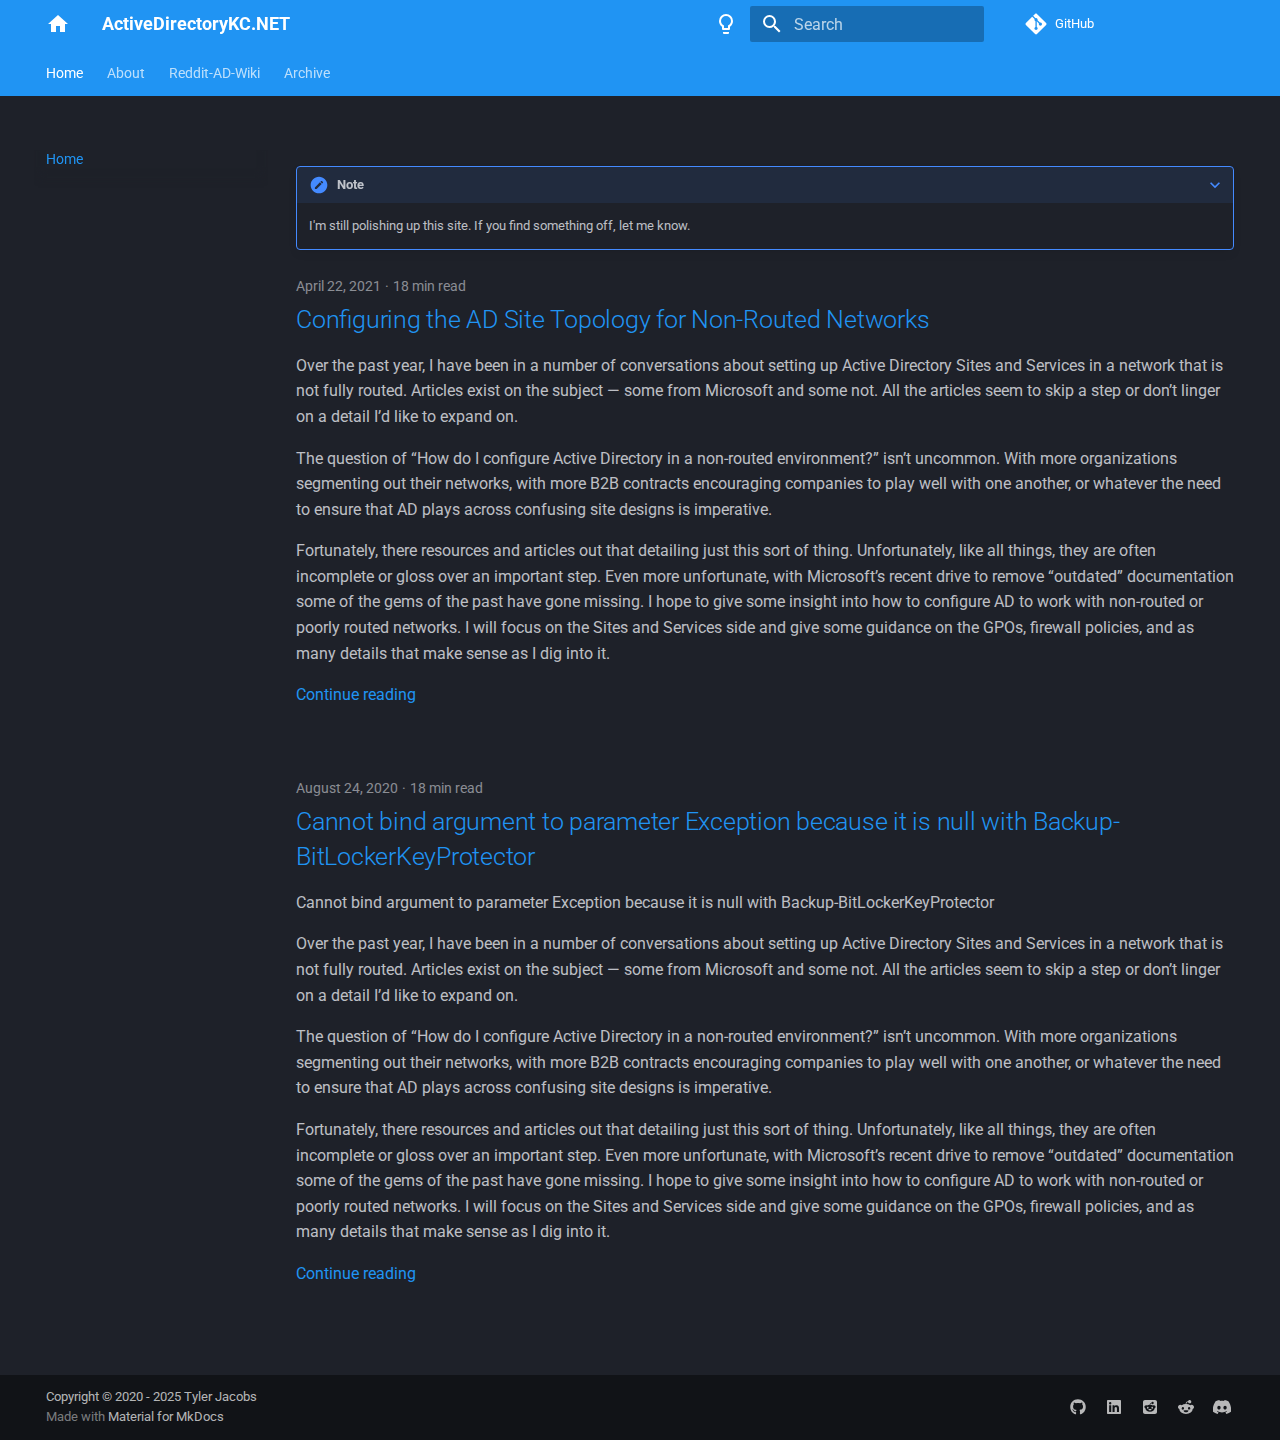
<file: index.html>
<!doctype html>
<html lang="en" class="no-js">
  <head>
    
      <meta charset="utf-8">
      <meta name="viewport" content="width=device-width,initial-scale=1">
      
      
      
        <link rel="canonical" href="https://www.activedirectorykc.net/">
      
      
      
        <link rel="next" href="about/">
      
      
        
      
      
      <link rel="icon" href="assets/ADKC_LittleIcon.png">
      <meta name="generator" content="mkdocs-1.6.1, mkdocs-material-9.7.0">
    
    
      
        <title>ActiveDirectoryKC.NET</title>
      
    
    
      <link rel="stylesheet" href="assets/stylesheets/main.618322db.min.css">
      
        
        <link rel="stylesheet" href="assets/stylesheets/palette.ab4e12ef.min.css">
      
      


    
    
      
    
    
      
        
        
        <link rel="preconnect" href="https://fonts.gstatic.com" crossorigin>
        <link rel="stylesheet" href="https://fonts.googleapis.com/css?family=Roboto:300,300i,400,400i,700,700i%7CRoboto+Mono:400,400i,700,700i&display=fallback">
        <style>:root{--md-text-font:"Roboto";--md-code-font:"Roboto Mono"}</style>
      
    
    
      <link rel="stylesheet" href="assets/custom.css">
    
    <script>__md_scope=new URL(".",location),__md_hash=e=>[...e].reduce(((e,_)=>(e<<5)-e+_.charCodeAt(0)),0),__md_get=(e,_=localStorage,t=__md_scope)=>JSON.parse(_.getItem(t.pathname+"."+e)),__md_set=(e,_,t=localStorage,a=__md_scope)=>{try{t.setItem(a.pathname+"."+e,JSON.stringify(_))}catch(e){}}</script>
    
      

    
    
  </head>
  
  
    
    
      
    
    
    
    
    <body dir="ltr" data-md-color-scheme="slate" data-md-color-primary="blue" data-md-color-accent="amber">
  
    
    <input class="md-toggle" data-md-toggle="drawer" type="checkbox" id="__drawer" autocomplete="off">
    <input class="md-toggle" data-md-toggle="search" type="checkbox" id="__search" autocomplete="off">
    <label class="md-overlay" for="__drawer"></label>
    <div data-md-component="skip">
      
    </div>
    <div data-md-component="announce">
      
    </div>
    
    
      

<header class="md-header" data-md-component="header">
  <nav class="md-header__inner md-grid" aria-label="Header">
    <a href="." title="ActiveDirectoryKC.NET" class="md-header__button md-logo" aria-label="ActiveDirectoryKC.NET" data-md-component="logo">
      
  
  <svg xmlns="http://www.w3.org/2000/svg" viewBox="0 0 24 24"><path d="M10 20v-6h4v6h5v-8h3L12 3 2 12h3v8z"/></svg>

    </a>
    <label class="md-header__button md-icon" for="__drawer">
      
      <svg xmlns="http://www.w3.org/2000/svg" viewBox="0 0 24 24"><path d="M3 6h18v2H3zm0 5h18v2H3zm0 5h18v2H3z"/></svg>
    </label>
    <div class="md-header__title" data-md-component="header-title">
      <div class="md-header__ellipsis">
        <div class="md-header__topic">
          <span class="md-ellipsis">
            ActiveDirectoryKC.NET
          </span>
        </div>
        <div class="md-header__topic" data-md-component="header-topic">
          <span class="md-ellipsis">
            
              Home
            
          </span>
        </div>
      </div>
    </div>
    
      
        <form class="md-header__option" data-md-component="palette">
  
    
    
    
    <input class="md-option" data-md-color-media="" data-md-color-scheme="slate" data-md-color-primary="blue" data-md-color-accent="amber"  aria-label="dark mode"  type="radio" name="__palette" id="__palette_0">
    
      <label class="md-header__button md-icon" title="dark mode" for="__palette_1" hidden>
        <svg xmlns="http://www.w3.org/2000/svg" viewBox="0 0 24 24"><path d="M12 2a7 7 0 0 1 7 7c0 2.38-1.19 4.47-3 5.74V17a1 1 0 0 1-1 1H9a1 1 0 0 1-1-1v-2.26C6.19 13.47 5 11.38 5 9a7 7 0 0 1 7-7M9 21v-1h6v1a1 1 0 0 1-1 1h-4a1 1 0 0 1-1-1m3-17a5 5 0 0 0-5 5c0 2.05 1.23 3.81 3 4.58V16h4v-2.42c1.77-.77 3-2.53 3-4.58a5 5 0 0 0-5-5"/></svg>
      </label>
    
  
    
    
    
    <input class="md-option" data-md-color-media="" data-md-color-scheme="default" data-md-color-primary="blue" data-md-color-accent="amber"  aria-label="light mode"  type="radio" name="__palette" id="__palette_1">
    
      <label class="md-header__button md-icon" title="light mode" for="__palette_0" hidden>
        <svg xmlns="http://www.w3.org/2000/svg" viewBox="0 0 24 24"><path d="M12 2a7 7 0 0 0-7 7c0 2.38 1.19 4.47 3 5.74V17a1 1 0 0 0 1 1h6a1 1 0 0 0 1-1v-2.26c1.81-1.27 3-3.36 3-5.74a7 7 0 0 0-7-7M9 21a1 1 0 0 0 1 1h4a1 1 0 0 0 1-1v-1H9z"/></svg>
      </label>
    
  
</form>
      
    
    
      <script>var palette=__md_get("__palette");if(palette&&palette.color){if("(prefers-color-scheme)"===palette.color.media){var media=matchMedia("(prefers-color-scheme: light)"),input=document.querySelector(media.matches?"[data-md-color-media='(prefers-color-scheme: light)']":"[data-md-color-media='(prefers-color-scheme: dark)']");palette.color.media=input.getAttribute("data-md-color-media"),palette.color.scheme=input.getAttribute("data-md-color-scheme"),palette.color.primary=input.getAttribute("data-md-color-primary"),palette.color.accent=input.getAttribute("data-md-color-accent")}for(var[key,value]of Object.entries(palette.color))document.body.setAttribute("data-md-color-"+key,value)}</script>
    
    
    
      
      
        <label class="md-header__button md-icon" for="__search">
          
          <svg xmlns="http://www.w3.org/2000/svg" viewBox="0 0 24 24"><path d="M9.5 3A6.5 6.5 0 0 1 16 9.5c0 1.61-.59 3.09-1.56 4.23l.27.27h.79l5 5-1.5 1.5-5-5v-.79l-.27-.27A6.52 6.52 0 0 1 9.5 16 6.5 6.5 0 0 1 3 9.5 6.5 6.5 0 0 1 9.5 3m0 2C7 5 5 7 5 9.5S7 14 9.5 14 14 12 14 9.5 12 5 9.5 5"/></svg>
        </label>
        <div class="md-search" data-md-component="search" role="dialog">
  <label class="md-search__overlay" for="__search"></label>
  <div class="md-search__inner" role="search">
    <form class="md-search__form" name="search">
      <input type="text" class="md-search__input" name="query" aria-label="Search" placeholder="Search" autocapitalize="off" autocorrect="off" autocomplete="off" spellcheck="false" data-md-component="search-query" required>
      <label class="md-search__icon md-icon" for="__search">
        
        <svg xmlns="http://www.w3.org/2000/svg" viewBox="0 0 24 24"><path d="M9.5 3A6.5 6.5 0 0 1 16 9.5c0 1.61-.59 3.09-1.56 4.23l.27.27h.79l5 5-1.5 1.5-5-5v-.79l-.27-.27A6.52 6.52 0 0 1 9.5 16 6.5 6.5 0 0 1 3 9.5 6.5 6.5 0 0 1 9.5 3m0 2C7 5 5 7 5 9.5S7 14 9.5 14 14 12 14 9.5 12 5 9.5 5"/></svg>
        
        <svg xmlns="http://www.w3.org/2000/svg" viewBox="0 0 24 24"><path d="M20 11v2H8l5.5 5.5-1.42 1.42L4.16 12l7.92-7.92L13.5 5.5 8 11z"/></svg>
      </label>
      <nav class="md-search__options" aria-label="Search">
        
        <button type="reset" class="md-search__icon md-icon" title="Clear" aria-label="Clear" tabindex="-1">
          
          <svg xmlns="http://www.w3.org/2000/svg" viewBox="0 0 24 24"><path d="M19 6.41 17.59 5 12 10.59 6.41 5 5 6.41 10.59 12 5 17.59 6.41 19 12 13.41 17.59 19 19 17.59 13.41 12z"/></svg>
        </button>
      </nav>
      
    </form>
    <div class="md-search__output">
      <div class="md-search__scrollwrap" tabindex="0" data-md-scrollfix>
        <div class="md-search-result" data-md-component="search-result">
          <div class="md-search-result__meta">
            Initializing search
          </div>
          <ol class="md-search-result__list" role="presentation"></ol>
        </div>
      </div>
    </div>
  </div>
</div>
      
    
    
      <div class="md-header__source">
        <a href="https://github.com/ActiveDirectoryKC" title="Go to repository" class="md-source" data-md-component="source">
  <div class="md-source__icon md-icon">
    
    <svg xmlns="http://www.w3.org/2000/svg" viewBox="0 0 448 512"><!--! Font Awesome Free 7.1.0 by @fontawesome - https://fontawesome.com License - https://fontawesome.com/license/free (Icons: CC BY 4.0, Fonts: SIL OFL 1.1, Code: MIT License) Copyright 2025 Fonticons, Inc.--><path d="M439.6 236.1 244 40.5c-5.4-5.5-12.8-8.5-20.4-8.5s-15 3-20.4 8.4L162.5 81l51.5 51.5c27.1-9.1 52.7 16.8 43.4 43.7l49.7 49.7c34.2-11.8 61.2 31 35.5 56.7-26.5 26.5-70.2-2.9-56-37.3L240.3 199v121.9c25.3 12.5 22.3 41.8 9.1 55-6.4 6.4-15.2 10.1-24.3 10.1s-17.8-3.6-24.3-10.1c-17.6-17.6-11.1-46.9 11.2-56v-123c-20.8-8.5-24.6-30.7-18.6-45L142.6 101 8.5 235.1C3 240.6 0 247.9 0 255.5s3 15 8.5 20.4l195.6 195.7c5.4 5.4 12.7 8.4 20.4 8.4s15-3 20.4-8.4l194.7-194.7c5.4-5.4 8.4-12.8 8.4-20.4s-3-15-8.4-20.4"/></svg>
  </div>
  <div class="md-source__repository">
    GitHub
  </div>
</a>
      </div>
    
  </nav>
  
</header>
    
    <div class="md-container" data-md-component="container">
      
      
        
          
            
<nav class="md-tabs" aria-label="Tabs" data-md-component="tabs">
  <div class="md-grid">
    <ul class="md-tabs__list">
      
        
  
  
  
    
  
  
    <li class="md-tabs__item md-tabs__item--active">
      <a href="." class="md-tabs__link">
        
  
  
    
  
  Home

      </a>
    </li>
  

      
        
  
  
  
  
    <li class="md-tabs__item">
      <a href="about/" class="md-tabs__link">
        
  
  
    
  
  About

      </a>
    </li>
  

      
        
  
  
  
  
    <li class="md-tabs__item">
      <a href="https://reddit.com/r/ActiveDirectory/wiki" class="md-tabs__link">
        
  
  
    
  
  Reddit-AD-Wiki

      </a>
    </li>
  

      
        
  
  
  
  
    
    
      <li class="md-tabs__item">
        <a href="archive/2021/" class="md-tabs__link">
          
  
  
    
  
  Archive

        </a>
      </li>
    
  

      
    </ul>
  </div>
</nav>
          
        
      
      <main class="md-main" data-md-component="main">
        <div class="md-main__inner md-grid">
          
            
              
              <div class="md-sidebar md-sidebar--primary" data-md-component="sidebar" data-md-type="navigation" >
                <div class="md-sidebar__scrollwrap">
                  <div class="md-sidebar__inner">
                    


  


  

<nav class="md-nav md-nav--primary md-nav--lifted md-nav--integrated" aria-label="Navigation" data-md-level="0">
  <label class="md-nav__title" for="__drawer">
    <a href="." title="ActiveDirectoryKC.NET" class="md-nav__button md-logo" aria-label="ActiveDirectoryKC.NET" data-md-component="logo">
      
  
  <svg xmlns="http://www.w3.org/2000/svg" viewBox="0 0 24 24"><path d="M10 20v-6h4v6h5v-8h3L12 3 2 12h3v8z"/></svg>

    </a>
    ActiveDirectoryKC.NET
  </label>
  
    <div class="md-nav__source">
      <a href="https://github.com/ActiveDirectoryKC" title="Go to repository" class="md-source" data-md-component="source">
  <div class="md-source__icon md-icon">
    
    <svg xmlns="http://www.w3.org/2000/svg" viewBox="0 0 448 512"><!--! Font Awesome Free 7.1.0 by @fontawesome - https://fontawesome.com License - https://fontawesome.com/license/free (Icons: CC BY 4.0, Fonts: SIL OFL 1.1, Code: MIT License) Copyright 2025 Fonticons, Inc.--><path d="M439.6 236.1 244 40.5c-5.4-5.5-12.8-8.5-20.4-8.5s-15 3-20.4 8.4L162.5 81l51.5 51.5c27.1-9.1 52.7 16.8 43.4 43.7l49.7 49.7c34.2-11.8 61.2 31 35.5 56.7-26.5 26.5-70.2-2.9-56-37.3L240.3 199v121.9c25.3 12.5 22.3 41.8 9.1 55-6.4 6.4-15.2 10.1-24.3 10.1s-17.8-3.6-24.3-10.1c-17.6-17.6-11.1-46.9 11.2-56v-123c-20.8-8.5-24.6-30.7-18.6-45L142.6 101 8.5 235.1C3 240.6 0 247.9 0 255.5s3 15 8.5 20.4l195.6 195.7c5.4 5.4 12.7 8.4 20.4 8.4s15-3 20.4-8.4l194.7-194.7c5.4-5.4 8.4-12.8 8.4-20.4s-3-15-8.4-20.4"/></svg>
  </div>
  <div class="md-source__repository">
    GitHub
  </div>
</a>
    </div>
  
  <ul class="md-nav__list" data-md-scrollfix>
    
      
      
  
  
    
  
  
    
      
    
  
  
    <li class="md-nav__item md-nav__item--active">
      
      <input class="md-nav__toggle md-toggle" type="checkbox" id="__toc">
      
      
      
      <a href="." class="md-nav__link md-nav__link--active">
        
  
  
  <span class="md-ellipsis">
    
  
    Home
  

    
  </span>
  
  

      </a>
      
    </li>
  

    
      
      
  
  
  
  
    <li class="md-nav__item">
      <a href="about/" class="md-nav__link">
        
  
  
  <span class="md-ellipsis">
    
  
    About
  

    
  </span>
  
  

      </a>
    </li>
  

    
      
      
  
  
  
  
    <li class="md-nav__item">
      <a href="https://reddit.com/r/ActiveDirectory/wiki" class="md-nav__link">
        
  
  
  <span class="md-ellipsis">
    
  
    Reddit-AD-Wiki
  

    
  </span>
  
  

      </a>
    </li>
  

    
      
      
  
  
  
  
    
    
      
        
      
        
      
    
    
    
      
      
    
    
    <li class="md-nav__item md-nav__item--nested">
      
        
        
        <input class="md-nav__toggle md-toggle " type="checkbox" id="__nav_4" >
        
          
          <label class="md-nav__link" for="__nav_4" id="__nav_4_label" tabindex="0">
            
  
  
  <span class="md-ellipsis">
    
  
    Archive
  

    
  </span>
  
  

            <span class="md-nav__icon md-icon"></span>
          </label>
        
        <nav class="md-nav" data-md-level="1" aria-labelledby="__nav_4_label" aria-expanded="false">
          <label class="md-nav__title" for="__nav_4">
            <span class="md-nav__icon md-icon"></span>
            
  
    Archive
  

          </label>
          <ul class="md-nav__list" data-md-scrollfix>
            
              
                
  
  
  
    
  
  
    <li class="md-nav__item">
      <a href="archive/2021/" class="md-nav__link">
        
  
  
  <span class="md-ellipsis">
    
  
    2021
  

    
  </span>
  
  

      </a>
    </li>
  

              
            
              
                
  
  
  
    
  
  
    <li class="md-nav__item">
      <a href="archive/2020/" class="md-nav__link">
        
  
  
  <span class="md-ellipsis">
    
  
    2020
  

    
  </span>
  
  

      </a>
    </li>
  

              
            
          </ul>
        </nav>
      
    </li>
  

    
  </ul>
</nav>
                  </div>
                </div>
              </div>
            
            
          
          
  <div class="md-content" data-md-component="content">
    <div class="md-content__inner">
      <header class="md-typeset">
        <details class="note" open="open">
<summary>Note</summary>
<p>I'm still polishing up this site. If you find something off, let me know. </p>
</details>
      </header>
      
        <article class="md-post md-post--excerpt">
  <header class="md-post__header">
    
    <div class="md-post__meta md-meta">
      <ul class="md-meta__list">
        <li class="md-meta__item">
          <time datetime="2021-04-22 00:00:00+00:00">April 22, 2021</time></li>
        
        
          
          <li class="md-meta__item">
            
              18 min read
            
          </li>
        
        
      </ul>
      
    </div>
  </header>
  <div class="md-post__content md-typeset">
    <h2 id="configuring-the-ad-site-topology-for-non-routed-networks"><a class="toclink" href="2021/04/22/configuring-the-ad-site-topology-for-non-routed-networks/">Configuring the AD Site Topology for Non-Routed Networks</a></h2>
<p>Over the past year, I have been in a number of conversations about setting up Active Directory Sites and Services in a network that is not fully routed. Articles exist on the subject — some from Microsoft and some not. All the articles seem to skip a step or don’t linger on a detail I’d like to expand on.</p>
<p>The question of “How do I configure Active Directory in a non-routed environment?” isn’t uncommon. With more organizations segmenting out their networks, with more B2B contracts encouraging companies to play well with one another, or whatever the need to ensure that AD plays across confusing site designs is imperative.</p>
<p>Fortunately, there resources and articles out that detailing just this sort of thing. Unfortunately, like all things, they are often incomplete or gloss over an important step. Even more unfortunate, with Microsoft’s recent drive to remove “outdated” documentation some of the gems of the past have gone missing. I hope to give some insight into how to configure AD to work with non-routed or poorly routed networks. I will focus on the Sites and Services side and give some guidance on the GPOs, firewall policies, and as many details that make sense as I dig into it.</p>

    
      <nav class="md-post__action">
        <a href="2021/04/22/configuring-the-ad-site-topology-for-non-routed-networks/">
          Continue reading
        </a>
      </nav>
    
    
  </div>
</article>
      
        <article class="md-post md-post--excerpt">
  <header class="md-post__header">
    
    <div class="md-post__meta md-meta">
      <ul class="md-meta__list">
        <li class="md-meta__item">
          <time datetime="2020-08-24 00:00:00+00:00">August 24, 2020</time></li>
        
        
          
          <li class="md-meta__item">
            
              18 min read
            
          </li>
        
        
      </ul>
      
    </div>
  </header>
  <div class="md-post__content md-typeset">
    <h2 id="cannot-bind-argument-to-parameter-exception-because-it-is-null-with-backup-bitlockerkeyprotector"><a class="toclink" href="2020/08/24/cannot-bind-argument-to-parameter-exception-because-it-is-null-with-backup-bitlockerkeyprotector/">Cannot bind argument to parameter Exception because it is null with Backup-BitLockerKeyProtector</a></h2>
<p>Cannot bind argument to parameter Exception because it is null with Backup-BitLockerKeyProtector</p>
<p>Over the past year, I have been in a number of conversations about setting up Active Directory Sites and Services in a network that is not fully routed. Articles exist on the subject — some from Microsoft and some not. All the articles seem to skip a step or don’t linger on a detail I’d like to expand on.</p>
<p>The question of “How do I configure Active Directory in a non-routed environment?” isn’t uncommon. With more organizations segmenting out their networks, with more B2B contracts encouraging companies to play well with one another, or whatever the need to ensure that AD plays across confusing site designs is imperative.</p>
<p>Fortunately, there resources and articles out that detailing just this sort of thing. Unfortunately, like all things, they are often incomplete or gloss over an important step. Even more unfortunate, with Microsoft’s recent drive to remove “outdated” documentation some of the gems of the past have gone missing. I hope to give some insight into how to configure AD to work with non-routed or poorly routed networks. I will focus on the Sites and Services side and give some guidance on the GPOs, firewall policies, and as many details that make sense as I dig into it.</p>

    
      <nav class="md-post__action">
        <a href="2020/08/24/cannot-bind-argument-to-parameter-exception-because-it-is-null-with-backup-bitlockerkeyprotector/">
          Continue reading
        </a>
      </nav>
    
    
  </div>
</article>
      
      
        
          



<nav class="md-pagination">
  
</nav>
        
      
    </div>
  </div>

          
<script>var target=document.getElementById(location.hash.slice(1));target&&target.name&&(target.checked=target.name.startsWith("__tabbed_"))</script>
        </div>
        
          <button type="button" class="md-top md-icon" data-md-component="top" hidden>
  
  <svg xmlns="http://www.w3.org/2000/svg" viewBox="0 0 24 24"><path d="M13 20h-2V8l-5.5 5.5-1.42-1.42L12 4.16l7.92 7.92-1.42 1.42L13 8z"/></svg>
  Back to top
</button>
        
      </main>
      
        <footer class="md-footer">
  
  <div class="md-footer-meta md-typeset">
    <div class="md-footer-meta__inner md-grid">
      <div class="md-copyright">
  
    <div class="md-copyright__highlight">
      Copyright &copy; 2020 - 2025 Tyler Jacobs
    </div>
  
  
    Made with
    <a href="https://squidfunk.github.io/mkdocs-material/" target="_blank" rel="noopener">
      Material for MkDocs
    </a>
  
</div>
      
        
<div class="md-social">
  
    
    
    
    
      
      
    
    <a href="https://github.com/ActiveDirectoryKC" target="_blank" rel="noopener" title="github.com" class="md-social__link">
      <svg xmlns="http://www.w3.org/2000/svg" viewBox="0 0 512 512"><!--! Font Awesome Free 7.1.0 by @fontawesome - https://fontawesome.com License - https://fontawesome.com/license/free (Icons: CC BY 4.0, Fonts: SIL OFL 1.1, Code: MIT License) Copyright 2025 Fonticons, Inc.--><path d="M173.9 397.4c0 2-2.3 3.6-5.2 3.6-3.3.3-5.6-1.3-5.6-3.6 0-2 2.3-3.6 5.2-3.6 3-.3 5.6 1.3 5.6 3.6m-31.1-4.5c-.7 2 1.3 4.3 4.3 4.9 2.6 1 5.6 0 6.2-2s-1.3-4.3-4.3-5.2c-2.6-.7-5.5.3-6.2 2.3m44.2-1.7c-2.9.7-4.9 2.6-4.6 4.9.3 2 2.9 3.3 5.9 2.6 2.9-.7 4.9-2.6 4.6-4.6-.3-1.9-3-3.2-5.9-2.9M252.8 8C114.1 8 8 113.3 8 252c0 110.9 69.8 205.8 169.5 239.2 12.8 2.3 17.3-5.6 17.3-12.1 0-6.2-.3-40.4-.3-61.4 0 0-70 15-84.7-29.8 0 0-11.4-29.1-27.8-36.6 0 0-22.9-15.7 1.6-15.4 0 0 24.9 2 38.6 25.8 21.9 38.6 58.6 27.5 72.9 20.9 2.3-16 8.8-27.1 16-33.7-55.9-6.2-112.3-14.3-112.3-110.5 0-27.5 7.6-41.3 23.6-58.9-2.6-6.5-11.1-33.3 2.6-67.9 20.9-6.5 69 27 69 27 20-5.6 41.5-8.5 62.8-8.5s42.8 2.9 62.8 8.5c0 0 48.1-33.6 69-27 13.7 34.7 5.2 61.4 2.6 67.9 16 17.7 25.8 31.5 25.8 58.9 0 96.5-58.9 104.2-114.8 110.5 9.2 7.9 17 22.9 17 46.4 0 33.7-.3 75.4-.3 83.6 0 6.5 4.6 14.4 17.3 12.1C436.2 457.8 504 362.9 504 252 504 113.3 391.5 8 252.8 8M105.2 352.9c-1.3 1-1 3.3.7 5.2 1.6 1.6 3.9 2.3 5.2 1 1.3-1 1-3.3-.7-5.2-1.6-1.6-3.9-2.3-5.2-1m-10.8-8.1c-.7 1.3.3 2.9 2.3 3.9 1.6 1 3.6.7 4.3-.7.7-1.3-.3-2.9-2.3-3.9-2-.6-3.6-.3-4.3.7m32.4 35.6c-1.6 1.3-1 4.3 1.3 6.2 2.3 2.3 5.2 2.6 6.5 1 1.3-1.3.7-4.3-1.3-6.2-2.2-2.3-5.2-2.6-6.5-1m-11.4-14.7c-1.6 1-1.6 3.6 0 5.9s4.3 3.3 5.6 2.3c1.6-1.3 1.6-3.9 0-6.2-1.4-2.3-4-3.3-5.6-2"/></svg>
    </a>
  
    
    
    
    
      
      
    
    <a href="https://www.linkedin.com/in/thetylerjacobs" target="_blank" rel="noopener" title="www.linkedin.com" class="md-social__link">
      <svg xmlns="http://www.w3.org/2000/svg" viewBox="0 0 448 512"><!--! Font Awesome Free 7.1.0 by @fontawesome - https://fontawesome.com License - https://fontawesome.com/license/free (Icons: CC BY 4.0, Fonts: SIL OFL 1.1, Code: MIT License) Copyright 2025 Fonticons, Inc.--><path d="M416 32H31.9C14.3 32 0 46.5 0 64.3v383.4C0 465.5 14.3 480 31.9 480H416c17.6 0 32-14.5 32-32.3V64.3c0-17.8-14.4-32.3-32-32.3M135.4 416H69V202.2h66.5V416zM102.2 96a38.5 38.5 0 1 1 0 77 38.5 38.5 0 1 1 0-77m282.1 320h-66.4V312c0-24.8-.5-56.7-34.5-56.7-34.6 0-39.9 27-39.9 54.9V416h-66.4V202.2h63.7v29.2h.9c8.9-16.8 30.6-34.5 62.9-34.5 67.2 0 79.7 44.3 79.7 101.9z"/></svg>
    </a>
  
    
    
    
    
      
      
    
    <a href="https://reddit.com/r/ActiveDirectory" target="_blank" rel="noopener" title="reddit.com" class="md-social__link">
      <svg xmlns="http://www.w3.org/2000/svg" viewBox="0 0 448 512"><!--! Font Awesome Free 7.1.0 by @fontawesome - https://fontawesome.com License - https://fontawesome.com/license/free (Icons: CC BY 4.0, Fonts: SIL OFL 1.1, Code: MIT License) Copyright 2025 Fonticons, Inc.--><path d="M64 32h320c35.3 0 64 28.7 64 64v320c0 35.3-28.7 64-64 64H64c-35.3 0-64-28.7-64-64V96c0-35.3 28.7-64 64-64m241.9 134.4c20.6 0 37.3-16.7 37.3-37.3s-16.7-37.3-37.3-37.3c-18 0-33.1 12.8-36.6 29.8-30.2 3.2-53.8 28.8-53.8 59.9v.2c-32.8 1.4-62.8 10.7-86.6 25.5-8.8-6.8-19.9-10.9-32-10.9-28.9 0-52.3 23.4-52.3 52.3 0 21 12.3 39 30.1 47.4 1.7 60.7 67.9 109.6 149.3 109.6s147.6-48.9 149.3-109.7c17.7-8.4 29.9-26.4 29.9-47.3 0-28.9-23.4-52.3-52.3-52.3-12 0-23 4-31.9 10.8-24-14.9-54.3-24.2-87.5-25.4v-.1c0-22.2 16.5-40.7 37.9-43.7 3.9 16.5 18.7 28.7 36.3 28.7zM155 248.1c14.6 0 25.8 15.4 25 34.4s-11.8 25.9-26.5 25.9-27.5-7.7-26.6-26.7 13.5-33.5 28.1-33.5zm166.4 33.5c.9 19-12 26.7-26.6 26.7s-25.6-6.9-26.5-25.9 10.3-34.4 25-34.4 27.3 14.6 28.1 33.5zm-42.1 49.6c-9 21.5-30.3 36.7-55.1 36.7s-46.1-15.1-55.1-36.7c-1.1-2.6.7-5.4 3.4-5.7 16.1-1.6 33.5-2.5 51.7-2.5s35.6.9 51.7 2.5c2.7.3 4.5 3.1 3.4 5.7"/></svg>
    </a>
  
    
    
    
    
      
      
    
    <a href="https://reddit.com/u/poolmanjim" target="_blank" rel="noopener" title="reddit.com" class="md-social__link">
      <svg xmlns="http://www.w3.org/2000/svg" viewBox="0 0 512 512"><!--! Font Awesome Free 7.1.0 by @fontawesome - https://fontawesome.com License - https://fontawesome.com/license/free (Icons: CC BY 4.0, Fonts: SIL OFL 1.1, Code: MIT License) Copyright 2025 Fonticons, Inc.--><path d="M373 138.6c-25.2 0-46.3-17.5-51.9-41-30.6 4.3-54.2 30.7-54.2 62.4v.2c47.4 1.8 90.6 15.1 124.9 36.3 12.6-9.7 28.4-15.5 45.5-15.5 41.3 0 74.7 33.4 74.7 74.7 0 29.8-17.4 55.5-42.7 67.5-2.4 86.8-97 156.6-213.2 156.6S45.5 410.1 43 323.4c-25.4-11.9-43-37.7-43-67.7C0 214.4 33.4 181 74.7 181c17.2 0 33 5.8 45.7 15.6 34-21.1 76.8-34.4 123.7-36.4v-.3c0-44.3 33.7-80.9 76.8-85.5C325.8 50.2 347.2 32 373 32c29.4 0 53.3 23.9 53.3 53.3s-23.9 53.3-53.3 53.3M157.5 255.3c-20.9 0-38.9 20.8-40.2 47.9s17.1 38.1 38 38.1 36.6-9.8 37.8-36.9-14.7-49.1-35.7-49.1zM395 303.1c-1.2-27.1-19.2-47.9-40.2-47.9s-36.9 22-35.7 49.1 16.9 36.9 37.8 36.9 39.3-11 38-38.1zm-60.1 70.8c1.5-3.6-1-7.7-4.9-8.1-23-2.3-47.9-3.6-73.8-3.6s-50.8 1.3-73.8 3.6c-3.9.4-6.4 4.5-4.9 8.1 12.9 30.8 43.3 52.4 78.7 52.4s65.8-21.6 78.7-52.4"/></svg>
    </a>
  
    
    
    
    
    <a href="https://discordapp.com/users/316222972501295104" target="_blank" rel="noopener" title="@poolmanjim" class="md-social__link">
      <svg xmlns="http://www.w3.org/2000/svg" viewBox="0 0 576 512"><!--! Font Awesome Free 7.1.0 by @fontawesome - https://fontawesome.com License - https://fontawesome.com/license/free (Icons: CC BY 4.0, Fonts: SIL OFL 1.1, Code: MIT License) Copyright 2025 Fonticons, Inc.--><path d="M492.5 69.8c-.2-.3-.4-.6-.8-.7-38.1-17.5-78.4-30-119.7-37.1-.4-.1-.8 0-1.1.1s-.6.4-.8.8c-5.5 9.9-10.5 20.2-14.9 30.6-44.6-6.8-89.9-6.8-134.4 0-4.5-10.5-9.5-20.7-15.1-30.6-.2-.3-.5-.6-.8-.8s-.7-.2-1.1-.2C162.5 39 122.2 51.5 84.1 69c-.3.1-.6.4-.8.7C7.1 183.5-13.8 294.6-3.6 404.2c0 .3.1.5.2.8s.3.4.5.6c44.4 32.9 94 58 146.8 74.2.4.1.8.1 1.1 0s.7-.4.9-.7c11.3-15.4 21.4-31.8 30-48.8.1-.2.2-.5.2-.8s0-.5-.1-.8-.2-.5-.4-.6-.4-.3-.7-.4c-15.8-6.1-31.2-13.4-45.9-21.9-.3-.2-.5-.4-.7-.6s-.3-.6-.3-.9 0-.6.2-.9.3-.5.6-.7c3.1-2.3 6.2-4.7 9.1-7.1.3-.2.6-.4.9-.4s.7 0 1 .1c96.2 43.9 200.4 43.9 295.5 0 .3-.1.7-.2 1-.2s.7.2.9.4c2.9 2.4 6 4.9 9.1 7.2.2.2.4.4.6.7s.2.6.2.9-.1.6-.3.9-.4.5-.6.6c-14.7 8.6-30 15.9-45.9 21.8-.2.1-.5.2-.7.4s-.3.4-.4.7-.1.5-.1.8.1.5.2.8c8.8 17 18.8 33.3 30 48.8.2.3.6.6.9.7s.8.1 1.1 0c52.9-16.2 102.6-41.3 147.1-74.2.2-.2.4-.4.5-.6s.2-.5.2-.8c12.3-126.8-20.5-236.9-86.9-334.5zm-302 267.7c-29 0-52.8-26.6-52.8-59.2s23.4-59.2 52.8-59.2c29.7 0 53.3 26.8 52.8 59.2 0 32.7-23.4 59.2-52.8 59.2m195.4 0c-29 0-52.8-26.6-52.8-59.2s23.4-59.2 52.8-59.2c29.7 0 53.3 26.8 52.8 59.2 0 32.7-23.2 59.2-52.8 59.2"/></svg>
    </a>
  
</div>
      
    </div>
  </div>
</footer>
      
    </div>
    <div class="md-dialog" data-md-component="dialog">
      <div class="md-dialog__inner md-typeset"></div>
    </div>
    
    
    
      
      
      <script id="__config" type="application/json">{"annotate": null, "base": ".", "features": ["navigation.indexes", "navigation.tabs", "navigation.top", "toc.integrate", "search.highlight", "content.code.annotate", "content.grid"], "search": "assets/javascripts/workers/search.7a47a382.min.js", "tags": null, "translations": {"clipboard.copied": "Copied to clipboard", "clipboard.copy": "Copy to clipboard", "search.result.more.one": "1 more on this page", "search.result.more.other": "# more on this page", "search.result.none": "No matching documents", "search.result.one": "1 matching document", "search.result.other": "# matching documents", "search.result.placeholder": "Type to start searching", "search.result.term.missing": "Missing", "select.version": "Select version"}, "version": null}</script>
    
    
      <script src="assets/javascripts/bundle.e71a0d61.min.js"></script>
      
    
  </body>
</html>
</file>
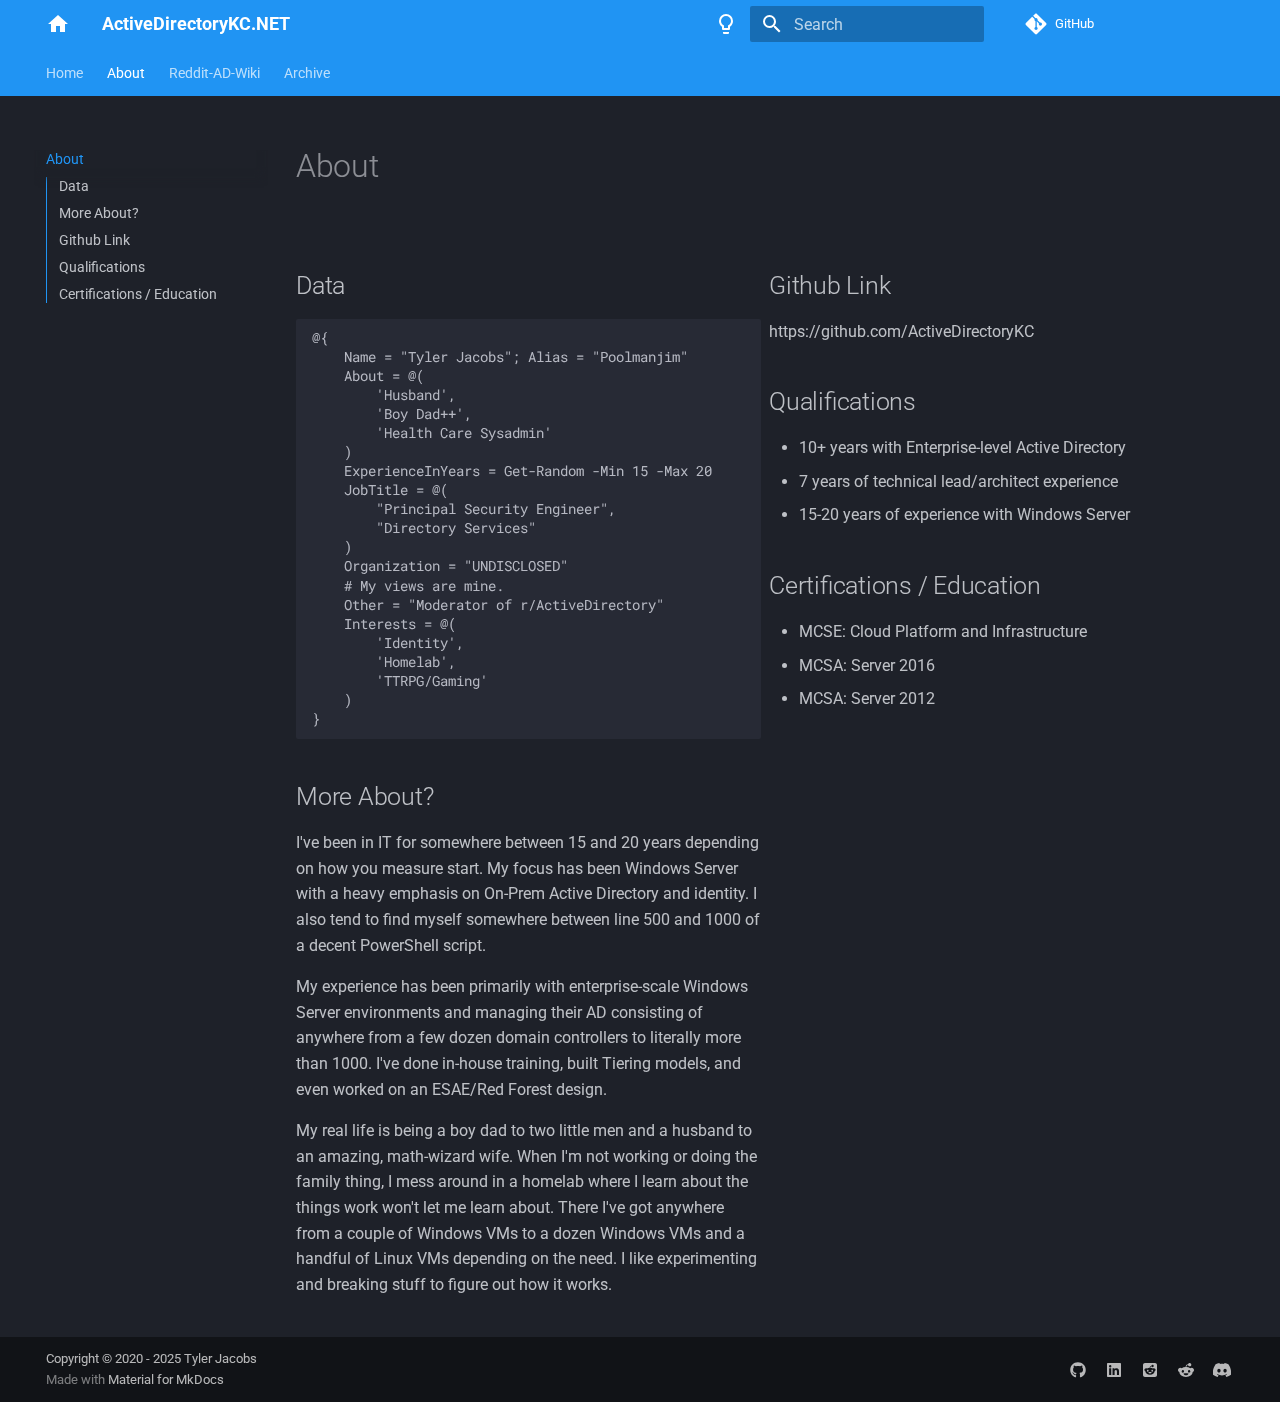
<file: about/index.html>
<!doctype html>
<html lang="en" class="no-js">
  <head>
    
      <meta charset="utf-8">
      <meta name="viewport" content="width=device-width,initial-scale=1">
      
      
      
        <link rel="canonical" href="https://www.activedirectorykc.net/about/">
      
      
        <link rel="prev" href="..">
      
      
        <link rel="next" href="../archive/2021/">
      
      
        
      
      
      <link rel="icon" href="../assets/ADKC_LittleIcon.png">
      <meta name="generator" content="mkdocs-1.6.1, mkdocs-material-9.7.0">
    
    
      
        <title>About - ActiveDirectoryKC.NET</title>
      
    
    
      <link rel="stylesheet" href="../assets/stylesheets/main.618322db.min.css">
      
        
        <link rel="stylesheet" href="../assets/stylesheets/palette.ab4e12ef.min.css">
      
      


    
    
      
    
    
      
        
        
        <link rel="preconnect" href="https://fonts.gstatic.com" crossorigin>
        <link rel="stylesheet" href="https://fonts.googleapis.com/css?family=Roboto:300,300i,400,400i,700,700i%7CRoboto+Mono:400,400i,700,700i&display=fallback">
        <style>:root{--md-text-font:"Roboto";--md-code-font:"Roboto Mono"}</style>
      
    
    
      <link rel="stylesheet" href="../assets/custom.css">
    
    <script>__md_scope=new URL("..",location),__md_hash=e=>[...e].reduce(((e,_)=>(e<<5)-e+_.charCodeAt(0)),0),__md_get=(e,_=localStorage,t=__md_scope)=>JSON.parse(_.getItem(t.pathname+"."+e)),__md_set=(e,_,t=localStorage,a=__md_scope)=>{try{t.setItem(a.pathname+"."+e,JSON.stringify(_))}catch(e){}}</script>
    
      

    
    
  </head>
  
  
    
    
      
    
    
    
    
    <body dir="ltr" data-md-color-scheme="slate" data-md-color-primary="blue" data-md-color-accent="amber">
  
    
    <input class="md-toggle" data-md-toggle="drawer" type="checkbox" id="__drawer" autocomplete="off">
    <input class="md-toggle" data-md-toggle="search" type="checkbox" id="__search" autocomplete="off">
    <label class="md-overlay" for="__drawer"></label>
    <div data-md-component="skip">
      
        
        <a href="#data" class="md-skip">
          Skip to content
        </a>
      
    </div>
    <div data-md-component="announce">
      
    </div>
    
    
      

<header class="md-header" data-md-component="header">
  <nav class="md-header__inner md-grid" aria-label="Header">
    <a href=".." title="ActiveDirectoryKC.NET" class="md-header__button md-logo" aria-label="ActiveDirectoryKC.NET" data-md-component="logo">
      
  
  <svg xmlns="http://www.w3.org/2000/svg" viewBox="0 0 24 24"><path d="M10 20v-6h4v6h5v-8h3L12 3 2 12h3v8z"/></svg>

    </a>
    <label class="md-header__button md-icon" for="__drawer">
      
      <svg xmlns="http://www.w3.org/2000/svg" viewBox="0 0 24 24"><path d="M3 6h18v2H3zm0 5h18v2H3zm0 5h18v2H3z"/></svg>
    </label>
    <div class="md-header__title" data-md-component="header-title">
      <div class="md-header__ellipsis">
        <div class="md-header__topic">
          <span class="md-ellipsis">
            ActiveDirectoryKC.NET
          </span>
        </div>
        <div class="md-header__topic" data-md-component="header-topic">
          <span class="md-ellipsis">
            
              About
            
          </span>
        </div>
      </div>
    </div>
    
      
        <form class="md-header__option" data-md-component="palette">
  
    
    
    
    <input class="md-option" data-md-color-media="" data-md-color-scheme="slate" data-md-color-primary="blue" data-md-color-accent="amber"  aria-label="dark mode"  type="radio" name="__palette" id="__palette_0">
    
      <label class="md-header__button md-icon" title="dark mode" for="__palette_1" hidden>
        <svg xmlns="http://www.w3.org/2000/svg" viewBox="0 0 24 24"><path d="M12 2a7 7 0 0 1 7 7c0 2.38-1.19 4.47-3 5.74V17a1 1 0 0 1-1 1H9a1 1 0 0 1-1-1v-2.26C6.19 13.47 5 11.38 5 9a7 7 0 0 1 7-7M9 21v-1h6v1a1 1 0 0 1-1 1h-4a1 1 0 0 1-1-1m3-17a5 5 0 0 0-5 5c0 2.05 1.23 3.81 3 4.58V16h4v-2.42c1.77-.77 3-2.53 3-4.58a5 5 0 0 0-5-5"/></svg>
      </label>
    
  
    
    
    
    <input class="md-option" data-md-color-media="" data-md-color-scheme="default" data-md-color-primary="blue" data-md-color-accent="amber"  aria-label="light mode"  type="radio" name="__palette" id="__palette_1">
    
      <label class="md-header__button md-icon" title="light mode" for="__palette_0" hidden>
        <svg xmlns="http://www.w3.org/2000/svg" viewBox="0 0 24 24"><path d="M12 2a7 7 0 0 0-7 7c0 2.38 1.19 4.47 3 5.74V17a1 1 0 0 0 1 1h6a1 1 0 0 0 1-1v-2.26c1.81-1.27 3-3.36 3-5.74a7 7 0 0 0-7-7M9 21a1 1 0 0 0 1 1h4a1 1 0 0 0 1-1v-1H9z"/></svg>
      </label>
    
  
</form>
      
    
    
      <script>var palette=__md_get("__palette");if(palette&&palette.color){if("(prefers-color-scheme)"===palette.color.media){var media=matchMedia("(prefers-color-scheme: light)"),input=document.querySelector(media.matches?"[data-md-color-media='(prefers-color-scheme: light)']":"[data-md-color-media='(prefers-color-scheme: dark)']");palette.color.media=input.getAttribute("data-md-color-media"),palette.color.scheme=input.getAttribute("data-md-color-scheme"),palette.color.primary=input.getAttribute("data-md-color-primary"),palette.color.accent=input.getAttribute("data-md-color-accent")}for(var[key,value]of Object.entries(palette.color))document.body.setAttribute("data-md-color-"+key,value)}</script>
    
    
    
      
      
        <label class="md-header__button md-icon" for="__search">
          
          <svg xmlns="http://www.w3.org/2000/svg" viewBox="0 0 24 24"><path d="M9.5 3A6.5 6.5 0 0 1 16 9.5c0 1.61-.59 3.09-1.56 4.23l.27.27h.79l5 5-1.5 1.5-5-5v-.79l-.27-.27A6.52 6.52 0 0 1 9.5 16 6.5 6.5 0 0 1 3 9.5 6.5 6.5 0 0 1 9.5 3m0 2C7 5 5 7 5 9.5S7 14 9.5 14 14 12 14 9.5 12 5 9.5 5"/></svg>
        </label>
        <div class="md-search" data-md-component="search" role="dialog">
  <label class="md-search__overlay" for="__search"></label>
  <div class="md-search__inner" role="search">
    <form class="md-search__form" name="search">
      <input type="text" class="md-search__input" name="query" aria-label="Search" placeholder="Search" autocapitalize="off" autocorrect="off" autocomplete="off" spellcheck="false" data-md-component="search-query" required>
      <label class="md-search__icon md-icon" for="__search">
        
        <svg xmlns="http://www.w3.org/2000/svg" viewBox="0 0 24 24"><path d="M9.5 3A6.5 6.5 0 0 1 16 9.5c0 1.61-.59 3.09-1.56 4.23l.27.27h.79l5 5-1.5 1.5-5-5v-.79l-.27-.27A6.52 6.52 0 0 1 9.5 16 6.5 6.5 0 0 1 3 9.5 6.5 6.5 0 0 1 9.5 3m0 2C7 5 5 7 5 9.5S7 14 9.5 14 14 12 14 9.5 12 5 9.5 5"/></svg>
        
        <svg xmlns="http://www.w3.org/2000/svg" viewBox="0 0 24 24"><path d="M20 11v2H8l5.5 5.5-1.42 1.42L4.16 12l7.92-7.92L13.5 5.5 8 11z"/></svg>
      </label>
      <nav class="md-search__options" aria-label="Search">
        
        <button type="reset" class="md-search__icon md-icon" title="Clear" aria-label="Clear" tabindex="-1">
          
          <svg xmlns="http://www.w3.org/2000/svg" viewBox="0 0 24 24"><path d="M19 6.41 17.59 5 12 10.59 6.41 5 5 6.41 10.59 12 5 17.59 6.41 19 12 13.41 17.59 19 19 17.59 13.41 12z"/></svg>
        </button>
      </nav>
      
    </form>
    <div class="md-search__output">
      <div class="md-search__scrollwrap" tabindex="0" data-md-scrollfix>
        <div class="md-search-result" data-md-component="search-result">
          <div class="md-search-result__meta">
            Initializing search
          </div>
          <ol class="md-search-result__list" role="presentation"></ol>
        </div>
      </div>
    </div>
  </div>
</div>
      
    
    
      <div class="md-header__source">
        <a href="https://github.com/ActiveDirectoryKC" title="Go to repository" class="md-source" data-md-component="source">
  <div class="md-source__icon md-icon">
    
    <svg xmlns="http://www.w3.org/2000/svg" viewBox="0 0 448 512"><!--! Font Awesome Free 7.1.0 by @fontawesome - https://fontawesome.com License - https://fontawesome.com/license/free (Icons: CC BY 4.0, Fonts: SIL OFL 1.1, Code: MIT License) Copyright 2025 Fonticons, Inc.--><path d="M439.6 236.1 244 40.5c-5.4-5.5-12.8-8.5-20.4-8.5s-15 3-20.4 8.4L162.5 81l51.5 51.5c27.1-9.1 52.7 16.8 43.4 43.7l49.7 49.7c34.2-11.8 61.2 31 35.5 56.7-26.5 26.5-70.2-2.9-56-37.3L240.3 199v121.9c25.3 12.5 22.3 41.8 9.1 55-6.4 6.4-15.2 10.1-24.3 10.1s-17.8-3.6-24.3-10.1c-17.6-17.6-11.1-46.9 11.2-56v-123c-20.8-8.5-24.6-30.7-18.6-45L142.6 101 8.5 235.1C3 240.6 0 247.9 0 255.5s3 15 8.5 20.4l195.6 195.7c5.4 5.4 12.7 8.4 20.4 8.4s15-3 20.4-8.4l194.7-194.7c5.4-5.4 8.4-12.8 8.4-20.4s-3-15-8.4-20.4"/></svg>
  </div>
  <div class="md-source__repository">
    GitHub
  </div>
</a>
      </div>
    
  </nav>
  
</header>
    
    <div class="md-container" data-md-component="container">
      
      
        
          
            
<nav class="md-tabs" aria-label="Tabs" data-md-component="tabs">
  <div class="md-grid">
    <ul class="md-tabs__list">
      
        
  
  
  
  
    <li class="md-tabs__item">
      <a href=".." class="md-tabs__link">
        
  
  
    
  
  Home

      </a>
    </li>
  

      
        
  
  
  
    
  
  
    <li class="md-tabs__item md-tabs__item--active">
      <a href="./" class="md-tabs__link">
        
  
  
    
  
  About

      </a>
    </li>
  

      
        
  
  
  
  
    <li class="md-tabs__item">
      <a href="https://reddit.com/r/ActiveDirectory/wiki" class="md-tabs__link">
        
  
  
    
  
  Reddit-AD-Wiki

      </a>
    </li>
  

      
        
  
  
  
  
    
    
      <li class="md-tabs__item">
        <a href="../archive/2021/" class="md-tabs__link">
          
  
  
    
  
  Archive

        </a>
      </li>
    
  

      
    </ul>
  </div>
</nav>
          
        
      
      <main class="md-main" data-md-component="main">
        <div class="md-main__inner md-grid">
          
            
              
              <div class="md-sidebar md-sidebar--primary" data-md-component="sidebar" data-md-type="navigation" >
                <div class="md-sidebar__scrollwrap">
                  <div class="md-sidebar__inner">
                    


  


  

<nav class="md-nav md-nav--primary md-nav--lifted md-nav--integrated" aria-label="Navigation" data-md-level="0">
  <label class="md-nav__title" for="__drawer">
    <a href=".." title="ActiveDirectoryKC.NET" class="md-nav__button md-logo" aria-label="ActiveDirectoryKC.NET" data-md-component="logo">
      
  
  <svg xmlns="http://www.w3.org/2000/svg" viewBox="0 0 24 24"><path d="M10 20v-6h4v6h5v-8h3L12 3 2 12h3v8z"/></svg>

    </a>
    ActiveDirectoryKC.NET
  </label>
  
    <div class="md-nav__source">
      <a href="https://github.com/ActiveDirectoryKC" title="Go to repository" class="md-source" data-md-component="source">
  <div class="md-source__icon md-icon">
    
    <svg xmlns="http://www.w3.org/2000/svg" viewBox="0 0 448 512"><!--! Font Awesome Free 7.1.0 by @fontawesome - https://fontawesome.com License - https://fontawesome.com/license/free (Icons: CC BY 4.0, Fonts: SIL OFL 1.1, Code: MIT License) Copyright 2025 Fonticons, Inc.--><path d="M439.6 236.1 244 40.5c-5.4-5.5-12.8-8.5-20.4-8.5s-15 3-20.4 8.4L162.5 81l51.5 51.5c27.1-9.1 52.7 16.8 43.4 43.7l49.7 49.7c34.2-11.8 61.2 31 35.5 56.7-26.5 26.5-70.2-2.9-56-37.3L240.3 199v121.9c25.3 12.5 22.3 41.8 9.1 55-6.4 6.4-15.2 10.1-24.3 10.1s-17.8-3.6-24.3-10.1c-17.6-17.6-11.1-46.9 11.2-56v-123c-20.8-8.5-24.6-30.7-18.6-45L142.6 101 8.5 235.1C3 240.6 0 247.9 0 255.5s3 15 8.5 20.4l195.6 195.7c5.4 5.4 12.7 8.4 20.4 8.4s15-3 20.4-8.4l194.7-194.7c5.4-5.4 8.4-12.8 8.4-20.4s-3-15-8.4-20.4"/></svg>
  </div>
  <div class="md-source__repository">
    GitHub
  </div>
</a>
    </div>
  
  <ul class="md-nav__list" data-md-scrollfix>
    
      
      
  
  
  
    
  
  
    <li class="md-nav__item">
      <a href=".." class="md-nav__link">
        
  
  
  <span class="md-ellipsis">
    
  
    Home
  

    
  </span>
  
  

      </a>
    </li>
  

    
      
      
  
  
    
  
  
  
    <li class="md-nav__item md-nav__item--active">
      
      <input class="md-nav__toggle md-toggle" type="checkbox" id="__toc">
      
      
      
        <label class="md-nav__link md-nav__link--active" for="__toc">
          
  
  
  <span class="md-ellipsis">
    
  
    About
  

    
  </span>
  
  

          <span class="md-nav__icon md-icon"></span>
        </label>
      
      <a href="./" class="md-nav__link md-nav__link--active">
        
  
  
  <span class="md-ellipsis">
    
  
    About
  

    
  </span>
  
  

      </a>
      
        

<nav class="md-nav md-nav--secondary" aria-label="Table of contents">
  
  
  
  
    <label class="md-nav__title" for="__toc">
      <span class="md-nav__icon md-icon"></span>
      Table of contents
    </label>
    <ul class="md-nav__list" data-md-component="toc" data-md-scrollfix>
      
        <li class="md-nav__item">
  <a href="#data" class="md-nav__link">
    <span class="md-ellipsis">
      
        Data
      
    </span>
  </a>
  
</li>
      
        <li class="md-nav__item">
  <a href="#more-about" class="md-nav__link">
    <span class="md-ellipsis">
      
        More About?
      
    </span>
  </a>
  
</li>
      
        <li class="md-nav__item">
  <a href="#github-link" class="md-nav__link">
    <span class="md-ellipsis">
      
        Github Link
      
    </span>
  </a>
  
</li>
      
        <li class="md-nav__item">
  <a href="#qualifications" class="md-nav__link">
    <span class="md-ellipsis">
      
        Qualifications
      
    </span>
  </a>
  
</li>
      
        <li class="md-nav__item">
  <a href="#certifications-education" class="md-nav__link">
    <span class="md-ellipsis">
      
        Certifications / Education
      
    </span>
  </a>
  
</li>
      
    </ul>
  
</nav>
      
    </li>
  

    
      
      
  
  
  
  
    <li class="md-nav__item">
      <a href="https://reddit.com/r/ActiveDirectory/wiki" class="md-nav__link">
        
  
  
  <span class="md-ellipsis">
    
  
    Reddit-AD-Wiki
  

    
  </span>
  
  

      </a>
    </li>
  

    
      
      
  
  
  
  
    
    
      
        
      
        
      
    
    
    
      
      
    
    
    <li class="md-nav__item md-nav__item--nested">
      
        
        
        <input class="md-nav__toggle md-toggle " type="checkbox" id="__nav_4" >
        
          
          <label class="md-nav__link" for="__nav_4" id="__nav_4_label" tabindex="0">
            
  
  
  <span class="md-ellipsis">
    
  
    Archive
  

    
  </span>
  
  

            <span class="md-nav__icon md-icon"></span>
          </label>
        
        <nav class="md-nav" data-md-level="1" aria-labelledby="__nav_4_label" aria-expanded="false">
          <label class="md-nav__title" for="__nav_4">
            <span class="md-nav__icon md-icon"></span>
            
  
    Archive
  

          </label>
          <ul class="md-nav__list" data-md-scrollfix>
            
              
                
  
  
  
    
  
  
    <li class="md-nav__item">
      <a href="../archive/2021/" class="md-nav__link">
        
  
  
  <span class="md-ellipsis">
    
  
    2021
  

    
  </span>
  
  

      </a>
    </li>
  

              
            
              
                
  
  
  
    
  
  
    <li class="md-nav__item">
      <a href="../archive/2020/" class="md-nav__link">
        
  
  
  <span class="md-ellipsis">
    
  
    2020
  

    
  </span>
  
  

      </a>
    </li>
  

              
            
          </ul>
        </nav>
      
    </li>
  

    
  </ul>
</nav>
                  </div>
                </div>
              </div>
            
            
          
          
            <div class="md-content" data-md-component="content">
              
              <article class="md-content__inner md-typeset">
                
                  


  
  


  <h1>About</h1>

<div class="grid cards">
<div class="col">
<h2 id="data">Data</h2>
<div class="highlight"><pre><span></span><code>@{
    Name = &quot;Tyler Jacobs&quot;; Alias = &quot;Poolmanjim&quot;
    About = @(
        &#39;Husband&#39;,
        &#39;Boy Dad++&#39;,
        &#39;Health Care Sysadmin&#39;
    )
    ExperienceInYears = Get-Random -Min 15 -Max 20
    JobTitle = @(
        &quot;Principal Security Engineer&quot;,
        &quot;Directory Services&quot;
    )
    Organization = &quot;UNDISCLOSED&quot;
    # My views are mine.
    Other = &quot;Moderator of r/ActiveDirectory&quot;
    Interests = @(
        &#39;Identity&#39;,
        &#39;Homelab&#39;,
        &#39;TTRPG/Gaming&#39;
    )
}
</code></pre></div>
<h2 id="more-about">More About?</h2>
<p>I've been in IT for somewhere between 15 and 20 years depending on how you measure start. My focus has been Windows Server with a heavy emphasis on On-Prem Active Directory and identity. I also tend to find myself somewhere between line 500 and 1000 of a decent PowerShell script. </p>
<p>My experience has been primarily with enterprise-scale Windows Server environments and managing their AD consisting of anywhere from a few dozen domain controllers to literally more than 1000. I've done in-house training, built Tiering models, and even worked on an ESAE/Red Forest design. </p>
<p>My real life is being a boy dad to two little men and a husband to an amazing, math-wizard wife. When I'm not working or doing the family thing, I mess around in a homelab where I learn about the things work won't let me learn about. There I've got anywhere from a couple of Windows VMs to a dozen Windows VMs and a handful of Linux VMs depending on the need. I like experimenting and breaking stuff to figure out how it works. </p>
</div>
<div class="col">
<h2 id="github-link">Github Link</h2>
<p>https://github.com/ActiveDirectoryKC</p>
<h2 id="qualifications">Qualifications</h2>
<ul>
<li>10+ years with Enterprise-level Active Directory</li>
<li>7 years of technical lead/architect experience</li>
<li>15-20 years of experience with Windows Server</li>
</ul>
<h2 id="certifications-education">Certifications / Education</h2>
<ul>
<li>MCSE: Cloud Platform and Infrastructure</li>
<li>MCSA: Server 2016</li>
<li>MCSA: Server 2012</li>
</ul>
</div>
</div>












                
              </article>
            </div>
          
          
<script>var target=document.getElementById(location.hash.slice(1));target&&target.name&&(target.checked=target.name.startsWith("__tabbed_"))</script>
        </div>
        
          <button type="button" class="md-top md-icon" data-md-component="top" hidden>
  
  <svg xmlns="http://www.w3.org/2000/svg" viewBox="0 0 24 24"><path d="M13 20h-2V8l-5.5 5.5-1.42-1.42L12 4.16l7.92 7.92-1.42 1.42L13 8z"/></svg>
  Back to top
</button>
        
      </main>
      
        <footer class="md-footer">
  
  <div class="md-footer-meta md-typeset">
    <div class="md-footer-meta__inner md-grid">
      <div class="md-copyright">
  
    <div class="md-copyright__highlight">
      Copyright &copy; 2020 - 2025 Tyler Jacobs
    </div>
  
  
    Made with
    <a href="https://squidfunk.github.io/mkdocs-material/" target="_blank" rel="noopener">
      Material for MkDocs
    </a>
  
</div>
      
        
<div class="md-social">
  
    
    
    
    
      
      
    
    <a href="https://github.com/ActiveDirectoryKC" target="_blank" rel="noopener" title="github.com" class="md-social__link">
      <svg xmlns="http://www.w3.org/2000/svg" viewBox="0 0 512 512"><!--! Font Awesome Free 7.1.0 by @fontawesome - https://fontawesome.com License - https://fontawesome.com/license/free (Icons: CC BY 4.0, Fonts: SIL OFL 1.1, Code: MIT License) Copyright 2025 Fonticons, Inc.--><path d="M173.9 397.4c0 2-2.3 3.6-5.2 3.6-3.3.3-5.6-1.3-5.6-3.6 0-2 2.3-3.6 5.2-3.6 3-.3 5.6 1.3 5.6 3.6m-31.1-4.5c-.7 2 1.3 4.3 4.3 4.9 2.6 1 5.6 0 6.2-2s-1.3-4.3-4.3-5.2c-2.6-.7-5.5.3-6.2 2.3m44.2-1.7c-2.9.7-4.9 2.6-4.6 4.9.3 2 2.9 3.3 5.9 2.6 2.9-.7 4.9-2.6 4.6-4.6-.3-1.9-3-3.2-5.9-2.9M252.8 8C114.1 8 8 113.3 8 252c0 110.9 69.8 205.8 169.5 239.2 12.8 2.3 17.3-5.6 17.3-12.1 0-6.2-.3-40.4-.3-61.4 0 0-70 15-84.7-29.8 0 0-11.4-29.1-27.8-36.6 0 0-22.9-15.7 1.6-15.4 0 0 24.9 2 38.6 25.8 21.9 38.6 58.6 27.5 72.9 20.9 2.3-16 8.8-27.1 16-33.7-55.9-6.2-112.3-14.3-112.3-110.5 0-27.5 7.6-41.3 23.6-58.9-2.6-6.5-11.1-33.3 2.6-67.9 20.9-6.5 69 27 69 27 20-5.6 41.5-8.5 62.8-8.5s42.8 2.9 62.8 8.5c0 0 48.1-33.6 69-27 13.7 34.7 5.2 61.4 2.6 67.9 16 17.7 25.8 31.5 25.8 58.9 0 96.5-58.9 104.2-114.8 110.5 9.2 7.9 17 22.9 17 46.4 0 33.7-.3 75.4-.3 83.6 0 6.5 4.6 14.4 17.3 12.1C436.2 457.8 504 362.9 504 252 504 113.3 391.5 8 252.8 8M105.2 352.9c-1.3 1-1 3.3.7 5.2 1.6 1.6 3.9 2.3 5.2 1 1.3-1 1-3.3-.7-5.2-1.6-1.6-3.9-2.3-5.2-1m-10.8-8.1c-.7 1.3.3 2.9 2.3 3.9 1.6 1 3.6.7 4.3-.7.7-1.3-.3-2.9-2.3-3.9-2-.6-3.6-.3-4.3.7m32.4 35.6c-1.6 1.3-1 4.3 1.3 6.2 2.3 2.3 5.2 2.6 6.5 1 1.3-1.3.7-4.3-1.3-6.2-2.2-2.3-5.2-2.6-6.5-1m-11.4-14.7c-1.6 1-1.6 3.6 0 5.9s4.3 3.3 5.6 2.3c1.6-1.3 1.6-3.9 0-6.2-1.4-2.3-4-3.3-5.6-2"/></svg>
    </a>
  
    
    
    
    
      
      
    
    <a href="https://www.linkedin.com/in/thetylerjacobs" target="_blank" rel="noopener" title="www.linkedin.com" class="md-social__link">
      <svg xmlns="http://www.w3.org/2000/svg" viewBox="0 0 448 512"><!--! Font Awesome Free 7.1.0 by @fontawesome - https://fontawesome.com License - https://fontawesome.com/license/free (Icons: CC BY 4.0, Fonts: SIL OFL 1.1, Code: MIT License) Copyright 2025 Fonticons, Inc.--><path d="M416 32H31.9C14.3 32 0 46.5 0 64.3v383.4C0 465.5 14.3 480 31.9 480H416c17.6 0 32-14.5 32-32.3V64.3c0-17.8-14.4-32.3-32-32.3M135.4 416H69V202.2h66.5V416zM102.2 96a38.5 38.5 0 1 1 0 77 38.5 38.5 0 1 1 0-77m282.1 320h-66.4V312c0-24.8-.5-56.7-34.5-56.7-34.6 0-39.9 27-39.9 54.9V416h-66.4V202.2h63.7v29.2h.9c8.9-16.8 30.6-34.5 62.9-34.5 67.2 0 79.7 44.3 79.7 101.9z"/></svg>
    </a>
  
    
    
    
    
      
      
    
    <a href="https://reddit.com/r/ActiveDirectory" target="_blank" rel="noopener" title="reddit.com" class="md-social__link">
      <svg xmlns="http://www.w3.org/2000/svg" viewBox="0 0 448 512"><!--! Font Awesome Free 7.1.0 by @fontawesome - https://fontawesome.com License - https://fontawesome.com/license/free (Icons: CC BY 4.0, Fonts: SIL OFL 1.1, Code: MIT License) Copyright 2025 Fonticons, Inc.--><path d="M64 32h320c35.3 0 64 28.7 64 64v320c0 35.3-28.7 64-64 64H64c-35.3 0-64-28.7-64-64V96c0-35.3 28.7-64 64-64m241.9 134.4c20.6 0 37.3-16.7 37.3-37.3s-16.7-37.3-37.3-37.3c-18 0-33.1 12.8-36.6 29.8-30.2 3.2-53.8 28.8-53.8 59.9v.2c-32.8 1.4-62.8 10.7-86.6 25.5-8.8-6.8-19.9-10.9-32-10.9-28.9 0-52.3 23.4-52.3 52.3 0 21 12.3 39 30.1 47.4 1.7 60.7 67.9 109.6 149.3 109.6s147.6-48.9 149.3-109.7c17.7-8.4 29.9-26.4 29.9-47.3 0-28.9-23.4-52.3-52.3-52.3-12 0-23 4-31.9 10.8-24-14.9-54.3-24.2-87.5-25.4v-.1c0-22.2 16.5-40.7 37.9-43.7 3.9 16.5 18.7 28.7 36.3 28.7zM155 248.1c14.6 0 25.8 15.4 25 34.4s-11.8 25.9-26.5 25.9-27.5-7.7-26.6-26.7 13.5-33.5 28.1-33.5zm166.4 33.5c.9 19-12 26.7-26.6 26.7s-25.6-6.9-26.5-25.9 10.3-34.4 25-34.4 27.3 14.6 28.1 33.5zm-42.1 49.6c-9 21.5-30.3 36.7-55.1 36.7s-46.1-15.1-55.1-36.7c-1.1-2.6.7-5.4 3.4-5.7 16.1-1.6 33.5-2.5 51.7-2.5s35.6.9 51.7 2.5c2.7.3 4.5 3.1 3.4 5.7"/></svg>
    </a>
  
    
    
    
    
      
      
    
    <a href="https://reddit.com/u/poolmanjim" target="_blank" rel="noopener" title="reddit.com" class="md-social__link">
      <svg xmlns="http://www.w3.org/2000/svg" viewBox="0 0 512 512"><!--! Font Awesome Free 7.1.0 by @fontawesome - https://fontawesome.com License - https://fontawesome.com/license/free (Icons: CC BY 4.0, Fonts: SIL OFL 1.1, Code: MIT License) Copyright 2025 Fonticons, Inc.--><path d="M373 138.6c-25.2 0-46.3-17.5-51.9-41-30.6 4.3-54.2 30.7-54.2 62.4v.2c47.4 1.8 90.6 15.1 124.9 36.3 12.6-9.7 28.4-15.5 45.5-15.5 41.3 0 74.7 33.4 74.7 74.7 0 29.8-17.4 55.5-42.7 67.5-2.4 86.8-97 156.6-213.2 156.6S45.5 410.1 43 323.4c-25.4-11.9-43-37.7-43-67.7C0 214.4 33.4 181 74.7 181c17.2 0 33 5.8 45.7 15.6 34-21.1 76.8-34.4 123.7-36.4v-.3c0-44.3 33.7-80.9 76.8-85.5C325.8 50.2 347.2 32 373 32c29.4 0 53.3 23.9 53.3 53.3s-23.9 53.3-53.3 53.3M157.5 255.3c-20.9 0-38.9 20.8-40.2 47.9s17.1 38.1 38 38.1 36.6-9.8 37.8-36.9-14.7-49.1-35.7-49.1zM395 303.1c-1.2-27.1-19.2-47.9-40.2-47.9s-36.9 22-35.7 49.1 16.9 36.9 37.8 36.9 39.3-11 38-38.1zm-60.1 70.8c1.5-3.6-1-7.7-4.9-8.1-23-2.3-47.9-3.6-73.8-3.6s-50.8 1.3-73.8 3.6c-3.9.4-6.4 4.5-4.9 8.1 12.9 30.8 43.3 52.4 78.7 52.4s65.8-21.6 78.7-52.4"/></svg>
    </a>
  
    
    
    
    
    <a href="https://discordapp.com/users/316222972501295104" target="_blank" rel="noopener" title="@poolmanjim" class="md-social__link">
      <svg xmlns="http://www.w3.org/2000/svg" viewBox="0 0 576 512"><!--! Font Awesome Free 7.1.0 by @fontawesome - https://fontawesome.com License - https://fontawesome.com/license/free (Icons: CC BY 4.0, Fonts: SIL OFL 1.1, Code: MIT License) Copyright 2025 Fonticons, Inc.--><path d="M492.5 69.8c-.2-.3-.4-.6-.8-.7-38.1-17.5-78.4-30-119.7-37.1-.4-.1-.8 0-1.1.1s-.6.4-.8.8c-5.5 9.9-10.5 20.2-14.9 30.6-44.6-6.8-89.9-6.8-134.4 0-4.5-10.5-9.5-20.7-15.1-30.6-.2-.3-.5-.6-.8-.8s-.7-.2-1.1-.2C162.5 39 122.2 51.5 84.1 69c-.3.1-.6.4-.8.7C7.1 183.5-13.8 294.6-3.6 404.2c0 .3.1.5.2.8s.3.4.5.6c44.4 32.9 94 58 146.8 74.2.4.1.8.1 1.1 0s.7-.4.9-.7c11.3-15.4 21.4-31.8 30-48.8.1-.2.2-.5.2-.8s0-.5-.1-.8-.2-.5-.4-.6-.4-.3-.7-.4c-15.8-6.1-31.2-13.4-45.9-21.9-.3-.2-.5-.4-.7-.6s-.3-.6-.3-.9 0-.6.2-.9.3-.5.6-.7c3.1-2.3 6.2-4.7 9.1-7.1.3-.2.6-.4.9-.4s.7 0 1 .1c96.2 43.9 200.4 43.9 295.5 0 .3-.1.7-.2 1-.2s.7.2.9.4c2.9 2.4 6 4.9 9.1 7.2.2.2.4.4.6.7s.2.6.2.9-.1.6-.3.9-.4.5-.6.6c-14.7 8.6-30 15.9-45.9 21.8-.2.1-.5.2-.7.4s-.3.4-.4.7-.1.5-.1.8.1.5.2.8c8.8 17 18.8 33.3 30 48.8.2.3.6.6.9.7s.8.1 1.1 0c52.9-16.2 102.6-41.3 147.1-74.2.2-.2.4-.4.5-.6s.2-.5.2-.8c12.3-126.8-20.5-236.9-86.9-334.5zm-302 267.7c-29 0-52.8-26.6-52.8-59.2s23.4-59.2 52.8-59.2c29.7 0 53.3 26.8 52.8 59.2 0 32.7-23.4 59.2-52.8 59.2m195.4 0c-29 0-52.8-26.6-52.8-59.2s23.4-59.2 52.8-59.2c29.7 0 53.3 26.8 52.8 59.2 0 32.7-23.2 59.2-52.8 59.2"/></svg>
    </a>
  
</div>
      
    </div>
  </div>
</footer>
      
    </div>
    <div class="md-dialog" data-md-component="dialog">
      <div class="md-dialog__inner md-typeset"></div>
    </div>
    
    
    
      
      
      <script id="__config" type="application/json">{"annotate": null, "base": "..", "features": ["navigation.indexes", "navigation.tabs", "navigation.top", "toc.integrate", "search.highlight", "content.code.annotate", "content.grid"], "search": "../assets/javascripts/workers/search.7a47a382.min.js", "tags": null, "translations": {"clipboard.copied": "Copied to clipboard", "clipboard.copy": "Copy to clipboard", "search.result.more.one": "1 more on this page", "search.result.more.other": "# more on this page", "search.result.none": "No matching documents", "search.result.one": "1 matching document", "search.result.other": "# matching documents", "search.result.placeholder": "Type to start searching", "search.result.term.missing": "Missing", "select.version": "Select version"}, "version": null}</script>
    
    
      <script src="../assets/javascripts/bundle.e71a0d61.min.js"></script>
      
    
  </body>
</html>
</file>
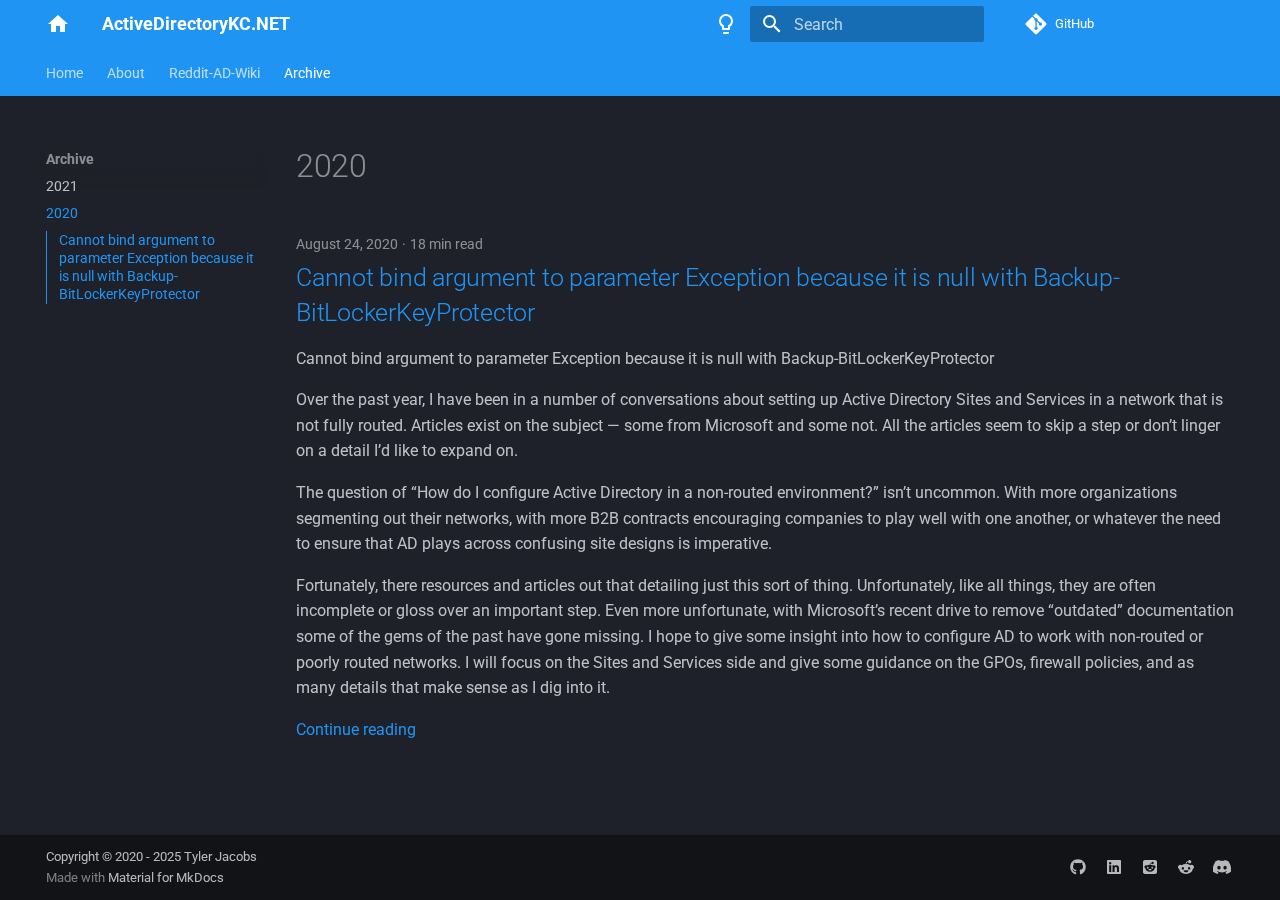
<file: archive/2020/index.html>
<!doctype html>
<html lang="en" class="no-js">
  <head>
    
      <meta charset="utf-8">
      <meta name="viewport" content="width=device-width,initial-scale=1">
      
      
      
        <link rel="canonical" href="https://www.activedirectorykc.net/archive/2020/">
      
      
        <link rel="prev" href="../2021/">
      
      
      
        
      
      
      <link rel="icon" href="../../assets/ADKC_LittleIcon.png">
      <meta name="generator" content="mkdocs-1.6.1, mkdocs-material-9.7.0">
    
    
      
        <title>2020 - ActiveDirectoryKC.NET</title>
      
    
    
      <link rel="stylesheet" href="../../assets/stylesheets/main.618322db.min.css">
      
        
        <link rel="stylesheet" href="../../assets/stylesheets/palette.ab4e12ef.min.css">
      
      


    
    
      
    
    
      
        
        
        <link rel="preconnect" href="https://fonts.gstatic.com" crossorigin>
        <link rel="stylesheet" href="https://fonts.googleapis.com/css?family=Roboto:300,300i,400,400i,700,700i%7CRoboto+Mono:400,400i,700,700i&display=fallback">
        <style>:root{--md-text-font:"Roboto";--md-code-font:"Roboto Mono"}</style>
      
    
    
      <link rel="stylesheet" href="../../assets/custom.css">
    
    <script>__md_scope=new URL("../..",location),__md_hash=e=>[...e].reduce(((e,_)=>(e<<5)-e+_.charCodeAt(0)),0),__md_get=(e,_=localStorage,t=__md_scope)=>JSON.parse(_.getItem(t.pathname+"."+e)),__md_set=(e,_,t=localStorage,a=__md_scope)=>{try{t.setItem(a.pathname+"."+e,JSON.stringify(_))}catch(e){}}</script>
    
      

    
    
  </head>
  
  
    
    
      
    
    
    
    
    <body dir="ltr" data-md-color-scheme="slate" data-md-color-primary="blue" data-md-color-accent="amber">
  
    
    <input class="md-toggle" data-md-toggle="drawer" type="checkbox" id="__drawer" autocomplete="off">
    <input class="md-toggle" data-md-toggle="search" type="checkbox" id="__search" autocomplete="off">
    <label class="md-overlay" for="__drawer"></label>
    <div data-md-component="skip">
      
        
        <a href="#2020" class="md-skip">
          Skip to content
        </a>
      
    </div>
    <div data-md-component="announce">
      
    </div>
    
    
      

<header class="md-header" data-md-component="header">
  <nav class="md-header__inner md-grid" aria-label="Header">
    <a href="../.." title="ActiveDirectoryKC.NET" class="md-header__button md-logo" aria-label="ActiveDirectoryKC.NET" data-md-component="logo">
      
  
  <svg xmlns="http://www.w3.org/2000/svg" viewBox="0 0 24 24"><path d="M10 20v-6h4v6h5v-8h3L12 3 2 12h3v8z"/></svg>

    </a>
    <label class="md-header__button md-icon" for="__drawer">
      
      <svg xmlns="http://www.w3.org/2000/svg" viewBox="0 0 24 24"><path d="M3 6h18v2H3zm0 5h18v2H3zm0 5h18v2H3z"/></svg>
    </label>
    <div class="md-header__title" data-md-component="header-title">
      <div class="md-header__ellipsis">
        <div class="md-header__topic">
          <span class="md-ellipsis">
            ActiveDirectoryKC.NET
          </span>
        </div>
        <div class="md-header__topic" data-md-component="header-topic">
          <span class="md-ellipsis">
            
              2020
            
          </span>
        </div>
      </div>
    </div>
    
      
        <form class="md-header__option" data-md-component="palette">
  
    
    
    
    <input class="md-option" data-md-color-media="" data-md-color-scheme="slate" data-md-color-primary="blue" data-md-color-accent="amber"  aria-label="dark mode"  type="radio" name="__palette" id="__palette_0">
    
      <label class="md-header__button md-icon" title="dark mode" for="__palette_1" hidden>
        <svg xmlns="http://www.w3.org/2000/svg" viewBox="0 0 24 24"><path d="M12 2a7 7 0 0 1 7 7c0 2.38-1.19 4.47-3 5.74V17a1 1 0 0 1-1 1H9a1 1 0 0 1-1-1v-2.26C6.19 13.47 5 11.38 5 9a7 7 0 0 1 7-7M9 21v-1h6v1a1 1 0 0 1-1 1h-4a1 1 0 0 1-1-1m3-17a5 5 0 0 0-5 5c0 2.05 1.23 3.81 3 4.58V16h4v-2.42c1.77-.77 3-2.53 3-4.58a5 5 0 0 0-5-5"/></svg>
      </label>
    
  
    
    
    
    <input class="md-option" data-md-color-media="" data-md-color-scheme="default" data-md-color-primary="blue" data-md-color-accent="amber"  aria-label="light mode"  type="radio" name="__palette" id="__palette_1">
    
      <label class="md-header__button md-icon" title="light mode" for="__palette_0" hidden>
        <svg xmlns="http://www.w3.org/2000/svg" viewBox="0 0 24 24"><path d="M12 2a7 7 0 0 0-7 7c0 2.38 1.19 4.47 3 5.74V17a1 1 0 0 0 1 1h6a1 1 0 0 0 1-1v-2.26c1.81-1.27 3-3.36 3-5.74a7 7 0 0 0-7-7M9 21a1 1 0 0 0 1 1h4a1 1 0 0 0 1-1v-1H9z"/></svg>
      </label>
    
  
</form>
      
    
    
      <script>var palette=__md_get("__palette");if(palette&&palette.color){if("(prefers-color-scheme)"===palette.color.media){var media=matchMedia("(prefers-color-scheme: light)"),input=document.querySelector(media.matches?"[data-md-color-media='(prefers-color-scheme: light)']":"[data-md-color-media='(prefers-color-scheme: dark)']");palette.color.media=input.getAttribute("data-md-color-media"),palette.color.scheme=input.getAttribute("data-md-color-scheme"),palette.color.primary=input.getAttribute("data-md-color-primary"),palette.color.accent=input.getAttribute("data-md-color-accent")}for(var[key,value]of Object.entries(palette.color))document.body.setAttribute("data-md-color-"+key,value)}</script>
    
    
    
      
      
        <label class="md-header__button md-icon" for="__search">
          
          <svg xmlns="http://www.w3.org/2000/svg" viewBox="0 0 24 24"><path d="M9.5 3A6.5 6.5 0 0 1 16 9.5c0 1.61-.59 3.09-1.56 4.23l.27.27h.79l5 5-1.5 1.5-5-5v-.79l-.27-.27A6.52 6.52 0 0 1 9.5 16 6.5 6.5 0 0 1 3 9.5 6.5 6.5 0 0 1 9.5 3m0 2C7 5 5 7 5 9.5S7 14 9.5 14 14 12 14 9.5 12 5 9.5 5"/></svg>
        </label>
        <div class="md-search" data-md-component="search" role="dialog">
  <label class="md-search__overlay" for="__search"></label>
  <div class="md-search__inner" role="search">
    <form class="md-search__form" name="search">
      <input type="text" class="md-search__input" name="query" aria-label="Search" placeholder="Search" autocapitalize="off" autocorrect="off" autocomplete="off" spellcheck="false" data-md-component="search-query" required>
      <label class="md-search__icon md-icon" for="__search">
        
        <svg xmlns="http://www.w3.org/2000/svg" viewBox="0 0 24 24"><path d="M9.5 3A6.5 6.5 0 0 1 16 9.5c0 1.61-.59 3.09-1.56 4.23l.27.27h.79l5 5-1.5 1.5-5-5v-.79l-.27-.27A6.52 6.52 0 0 1 9.5 16 6.5 6.5 0 0 1 3 9.5 6.5 6.5 0 0 1 9.5 3m0 2C7 5 5 7 5 9.5S7 14 9.5 14 14 12 14 9.5 12 5 9.5 5"/></svg>
        
        <svg xmlns="http://www.w3.org/2000/svg" viewBox="0 0 24 24"><path d="M20 11v2H8l5.5 5.5-1.42 1.42L4.16 12l7.92-7.92L13.5 5.5 8 11z"/></svg>
      </label>
      <nav class="md-search__options" aria-label="Search">
        
        <button type="reset" class="md-search__icon md-icon" title="Clear" aria-label="Clear" tabindex="-1">
          
          <svg xmlns="http://www.w3.org/2000/svg" viewBox="0 0 24 24"><path d="M19 6.41 17.59 5 12 10.59 6.41 5 5 6.41 10.59 12 5 17.59 6.41 19 12 13.41 17.59 19 19 17.59 13.41 12z"/></svg>
        </button>
      </nav>
      
    </form>
    <div class="md-search__output">
      <div class="md-search__scrollwrap" tabindex="0" data-md-scrollfix>
        <div class="md-search-result" data-md-component="search-result">
          <div class="md-search-result__meta">
            Initializing search
          </div>
          <ol class="md-search-result__list" role="presentation"></ol>
        </div>
      </div>
    </div>
  </div>
</div>
      
    
    
      <div class="md-header__source">
        <a href="https://github.com/ActiveDirectoryKC" title="Go to repository" class="md-source" data-md-component="source">
  <div class="md-source__icon md-icon">
    
    <svg xmlns="http://www.w3.org/2000/svg" viewBox="0 0 448 512"><!--! Font Awesome Free 7.1.0 by @fontawesome - https://fontawesome.com License - https://fontawesome.com/license/free (Icons: CC BY 4.0, Fonts: SIL OFL 1.1, Code: MIT License) Copyright 2025 Fonticons, Inc.--><path d="M439.6 236.1 244 40.5c-5.4-5.5-12.8-8.5-20.4-8.5s-15 3-20.4 8.4L162.5 81l51.5 51.5c27.1-9.1 52.7 16.8 43.4 43.7l49.7 49.7c34.2-11.8 61.2 31 35.5 56.7-26.5 26.5-70.2-2.9-56-37.3L240.3 199v121.9c25.3 12.5 22.3 41.8 9.1 55-6.4 6.4-15.2 10.1-24.3 10.1s-17.8-3.6-24.3-10.1c-17.6-17.6-11.1-46.9 11.2-56v-123c-20.8-8.5-24.6-30.7-18.6-45L142.6 101 8.5 235.1C3 240.6 0 247.9 0 255.5s3 15 8.5 20.4l195.6 195.7c5.4 5.4 12.7 8.4 20.4 8.4s15-3 20.4-8.4l194.7-194.7c5.4-5.4 8.4-12.8 8.4-20.4s-3-15-8.4-20.4"/></svg>
  </div>
  <div class="md-source__repository">
    GitHub
  </div>
</a>
      </div>
    
  </nav>
  
</header>
    
    <div class="md-container" data-md-component="container">
      
      
        
          
            
<nav class="md-tabs" aria-label="Tabs" data-md-component="tabs">
  <div class="md-grid">
    <ul class="md-tabs__list">
      
        
  
  
  
  
    <li class="md-tabs__item">
      <a href="../.." class="md-tabs__link">
        
  
  
    
  
  Home

      </a>
    </li>
  

      
        
  
  
  
  
    <li class="md-tabs__item">
      <a href="../../about/" class="md-tabs__link">
        
  
  
    
  
  About

      </a>
    </li>
  

      
        
  
  
  
  
    <li class="md-tabs__item">
      <a href="https://reddit.com/r/ActiveDirectory/wiki" class="md-tabs__link">
        
  
  
    
  
  Reddit-AD-Wiki

      </a>
    </li>
  

      
        
  
  
  
    
  
  
    
    
      <li class="md-tabs__item md-tabs__item--active">
        <a href="../2021/" class="md-tabs__link">
          
  
  
    
  
  Archive

        </a>
      </li>
    
  

      
    </ul>
  </div>
</nav>
          
        
      
      <main class="md-main" data-md-component="main">
        <div class="md-main__inner md-grid">
          
            
              
              <div class="md-sidebar md-sidebar--primary" data-md-component="sidebar" data-md-type="navigation" >
                <div class="md-sidebar__scrollwrap">
                  <div class="md-sidebar__inner">
                    


  


  

<nav class="md-nav md-nav--primary md-nav--lifted md-nav--integrated" aria-label="Navigation" data-md-level="0">
  <label class="md-nav__title" for="__drawer">
    <a href="../.." title="ActiveDirectoryKC.NET" class="md-nav__button md-logo" aria-label="ActiveDirectoryKC.NET" data-md-component="logo">
      
  
  <svg xmlns="http://www.w3.org/2000/svg" viewBox="0 0 24 24"><path d="M10 20v-6h4v6h5v-8h3L12 3 2 12h3v8z"/></svg>

    </a>
    ActiveDirectoryKC.NET
  </label>
  
    <div class="md-nav__source">
      <a href="https://github.com/ActiveDirectoryKC" title="Go to repository" class="md-source" data-md-component="source">
  <div class="md-source__icon md-icon">
    
    <svg xmlns="http://www.w3.org/2000/svg" viewBox="0 0 448 512"><!--! Font Awesome Free 7.1.0 by @fontawesome - https://fontawesome.com License - https://fontawesome.com/license/free (Icons: CC BY 4.0, Fonts: SIL OFL 1.1, Code: MIT License) Copyright 2025 Fonticons, Inc.--><path d="M439.6 236.1 244 40.5c-5.4-5.5-12.8-8.5-20.4-8.5s-15 3-20.4 8.4L162.5 81l51.5 51.5c27.1-9.1 52.7 16.8 43.4 43.7l49.7 49.7c34.2-11.8 61.2 31 35.5 56.7-26.5 26.5-70.2-2.9-56-37.3L240.3 199v121.9c25.3 12.5 22.3 41.8 9.1 55-6.4 6.4-15.2 10.1-24.3 10.1s-17.8-3.6-24.3-10.1c-17.6-17.6-11.1-46.9 11.2-56v-123c-20.8-8.5-24.6-30.7-18.6-45L142.6 101 8.5 235.1C3 240.6 0 247.9 0 255.5s3 15 8.5 20.4l195.6 195.7c5.4 5.4 12.7 8.4 20.4 8.4s15-3 20.4-8.4l194.7-194.7c5.4-5.4 8.4-12.8 8.4-20.4s-3-15-8.4-20.4"/></svg>
  </div>
  <div class="md-source__repository">
    GitHub
  </div>
</a>
    </div>
  
  <ul class="md-nav__list" data-md-scrollfix>
    
      
      
  
  
  
    
  
  
    <li class="md-nav__item">
      <a href="../.." class="md-nav__link">
        
  
  
  <span class="md-ellipsis">
    
  
    Home
  

    
  </span>
  
  

      </a>
    </li>
  

    
      
      
  
  
  
  
    <li class="md-nav__item">
      <a href="../../about/" class="md-nav__link">
        
  
  
  <span class="md-ellipsis">
    
  
    About
  

    
  </span>
  
  

      </a>
    </li>
  

    
      
      
  
  
  
  
    <li class="md-nav__item">
      <a href="https://reddit.com/r/ActiveDirectory/wiki" class="md-nav__link">
        
  
  
  <span class="md-ellipsis">
    
  
    Reddit-AD-Wiki
  

    
  </span>
  
  

      </a>
    </li>
  

    
      
      
  
  
    
  
  
  
    
    
      
        
      
        
      
    
    
    
      
        
        
      
      
    
    
    <li class="md-nav__item md-nav__item--active md-nav__item--section md-nav__item--nested">
      
        
        
        <input class="md-nav__toggle md-toggle " type="checkbox" id="__nav_4" checked>
        
          
          <label class="md-nav__link" for="__nav_4" id="__nav_4_label" tabindex="">
            
  
  
  <span class="md-ellipsis">
    
  
    Archive
  

    
  </span>
  
  

            <span class="md-nav__icon md-icon"></span>
          </label>
        
        <nav class="md-nav" data-md-level="1" aria-labelledby="__nav_4_label" aria-expanded="true">
          <label class="md-nav__title" for="__nav_4">
            <span class="md-nav__icon md-icon"></span>
            
  
    Archive
  

          </label>
          <ul class="md-nav__list" data-md-scrollfix>
            
              
                
  
  
  
    
  
  
    <li class="md-nav__item">
      <a href="../2021/" class="md-nav__link">
        
  
  
  <span class="md-ellipsis">
    
  
    2021
  

    
  </span>
  
  

      </a>
    </li>
  

              
            
              
                
  
  
    
  
  
    
      
    
  
  
    <li class="md-nav__item md-nav__item--active">
      
      <input class="md-nav__toggle md-toggle" type="checkbox" id="__toc">
      
      
        
      
      
        <label class="md-nav__link md-nav__link--active" for="__toc">
          
  
  
  <span class="md-ellipsis">
    
  
    2020
  

    
  </span>
  
  

          <span class="md-nav__icon md-icon"></span>
        </label>
      
      <a href="./" class="md-nav__link md-nav__link--active">
        
  
  
  <span class="md-ellipsis">
    
  
    2020
  

    
  </span>
  
  

      </a>
      
        

<nav class="md-nav md-nav--secondary" aria-label="Table of contents">
  
  
  
    
  
  
    <label class="md-nav__title" for="__toc">
      <span class="md-nav__icon md-icon"></span>
      Table of contents
    </label>
    <ul class="md-nav__list" data-md-component="toc" data-md-scrollfix>
      
        <li class="md-nav__item">
  <a href="#cannot-bind-argument-to-parameter-exception-because-it-is-null-with-backup-bitlockerkeyprotector" class="md-nav__link">
    <span class="md-ellipsis">
      
        Cannot bind argument to parameter Exception because it is null with Backup-BitLockerKeyProtector
      
    </span>
  </a>
  
</li>
      
    </ul>
  
</nav>
      
    </li>
  

              
            
          </ul>
        </nav>
      
    </li>
  

    
  </ul>
</nav>
                  </div>
                </div>
              </div>
            
            
          
          
  <div class="md-content" data-md-component="content">
    <div class="md-content__inner">
      <header class="md-typeset">
        <h1 id="2020">2020</h1>
      </header>
      
        <article class="md-post md-post--excerpt">
  <header class="md-post__header">
    
    <div class="md-post__meta md-meta">
      <ul class="md-meta__list">
        <li class="md-meta__item">
          <time datetime="2020-08-24 00:00:00+00:00">August 24, 2020</time></li>
        
        
          
          <li class="md-meta__item">
            
              18 min read
            
          </li>
        
        
      </ul>
      
    </div>
  </header>
  <div class="md-post__content md-typeset">
    <h2 id="cannot-bind-argument-to-parameter-exception-because-it-is-null-with-backup-bitlockerkeyprotector"><a class="toclink" href="../../2020/08/24/cannot-bind-argument-to-parameter-exception-because-it-is-null-with-backup-bitlockerkeyprotector/">Cannot bind argument to parameter Exception because it is null with Backup-BitLockerKeyProtector</a></h2>
<p>Cannot bind argument to parameter Exception because it is null with Backup-BitLockerKeyProtector</p>
<p>Over the past year, I have been in a number of conversations about setting up Active Directory Sites and Services in a network that is not fully routed. Articles exist on the subject — some from Microsoft and some not. All the articles seem to skip a step or don’t linger on a detail I’d like to expand on.</p>
<p>The question of “How do I configure Active Directory in a non-routed environment?” isn’t uncommon. With more organizations segmenting out their networks, with more B2B contracts encouraging companies to play well with one another, or whatever the need to ensure that AD plays across confusing site designs is imperative.</p>
<p>Fortunately, there resources and articles out that detailing just this sort of thing. Unfortunately, like all things, they are often incomplete or gloss over an important step. Even more unfortunate, with Microsoft’s recent drive to remove “outdated” documentation some of the gems of the past have gone missing. I hope to give some insight into how to configure AD to work with non-routed or poorly routed networks. I will focus on the Sites and Services side and give some guidance on the GPOs, firewall policies, and as many details that make sense as I dig into it.</p>

    
      <nav class="md-post__action">
        <a href="../../2020/08/24/cannot-bind-argument-to-parameter-exception-because-it-is-null-with-backup-bitlockerkeyprotector/">
          Continue reading
        </a>
      </nav>
    
    
  </div>
</article>
      
      
        
          



<nav class="md-pagination">
  
</nav>
        
      
    </div>
  </div>

          
<script>var target=document.getElementById(location.hash.slice(1));target&&target.name&&(target.checked=target.name.startsWith("__tabbed_"))</script>
        </div>
        
          <button type="button" class="md-top md-icon" data-md-component="top" hidden>
  
  <svg xmlns="http://www.w3.org/2000/svg" viewBox="0 0 24 24"><path d="M13 20h-2V8l-5.5 5.5-1.42-1.42L12 4.16l7.92 7.92-1.42 1.42L13 8z"/></svg>
  Back to top
</button>
        
      </main>
      
        <footer class="md-footer">
  
  <div class="md-footer-meta md-typeset">
    <div class="md-footer-meta__inner md-grid">
      <div class="md-copyright">
  
    <div class="md-copyright__highlight">
      Copyright &copy; 2020 - 2025 Tyler Jacobs
    </div>
  
  
    Made with
    <a href="https://squidfunk.github.io/mkdocs-material/" target="_blank" rel="noopener">
      Material for MkDocs
    </a>
  
</div>
      
        
<div class="md-social">
  
    
    
    
    
      
      
    
    <a href="https://github.com/ActiveDirectoryKC" target="_blank" rel="noopener" title="github.com" class="md-social__link">
      <svg xmlns="http://www.w3.org/2000/svg" viewBox="0 0 512 512"><!--! Font Awesome Free 7.1.0 by @fontawesome - https://fontawesome.com License - https://fontawesome.com/license/free (Icons: CC BY 4.0, Fonts: SIL OFL 1.1, Code: MIT License) Copyright 2025 Fonticons, Inc.--><path d="M173.9 397.4c0 2-2.3 3.6-5.2 3.6-3.3.3-5.6-1.3-5.6-3.6 0-2 2.3-3.6 5.2-3.6 3-.3 5.6 1.3 5.6 3.6m-31.1-4.5c-.7 2 1.3 4.3 4.3 4.9 2.6 1 5.6 0 6.2-2s-1.3-4.3-4.3-5.2c-2.6-.7-5.5.3-6.2 2.3m44.2-1.7c-2.9.7-4.9 2.6-4.6 4.9.3 2 2.9 3.3 5.9 2.6 2.9-.7 4.9-2.6 4.6-4.6-.3-1.9-3-3.2-5.9-2.9M252.8 8C114.1 8 8 113.3 8 252c0 110.9 69.8 205.8 169.5 239.2 12.8 2.3 17.3-5.6 17.3-12.1 0-6.2-.3-40.4-.3-61.4 0 0-70 15-84.7-29.8 0 0-11.4-29.1-27.8-36.6 0 0-22.9-15.7 1.6-15.4 0 0 24.9 2 38.6 25.8 21.9 38.6 58.6 27.5 72.9 20.9 2.3-16 8.8-27.1 16-33.7-55.9-6.2-112.3-14.3-112.3-110.5 0-27.5 7.6-41.3 23.6-58.9-2.6-6.5-11.1-33.3 2.6-67.9 20.9-6.5 69 27 69 27 20-5.6 41.5-8.5 62.8-8.5s42.8 2.9 62.8 8.5c0 0 48.1-33.6 69-27 13.7 34.7 5.2 61.4 2.6 67.9 16 17.7 25.8 31.5 25.8 58.9 0 96.5-58.9 104.2-114.8 110.5 9.2 7.9 17 22.9 17 46.4 0 33.7-.3 75.4-.3 83.6 0 6.5 4.6 14.4 17.3 12.1C436.2 457.8 504 362.9 504 252 504 113.3 391.5 8 252.8 8M105.2 352.9c-1.3 1-1 3.3.7 5.2 1.6 1.6 3.9 2.3 5.2 1 1.3-1 1-3.3-.7-5.2-1.6-1.6-3.9-2.3-5.2-1m-10.8-8.1c-.7 1.3.3 2.9 2.3 3.9 1.6 1 3.6.7 4.3-.7.7-1.3-.3-2.9-2.3-3.9-2-.6-3.6-.3-4.3.7m32.4 35.6c-1.6 1.3-1 4.3 1.3 6.2 2.3 2.3 5.2 2.6 6.5 1 1.3-1.3.7-4.3-1.3-6.2-2.2-2.3-5.2-2.6-6.5-1m-11.4-14.7c-1.6 1-1.6 3.6 0 5.9s4.3 3.3 5.6 2.3c1.6-1.3 1.6-3.9 0-6.2-1.4-2.3-4-3.3-5.6-2"/></svg>
    </a>
  
    
    
    
    
      
      
    
    <a href="https://www.linkedin.com/in/thetylerjacobs" target="_blank" rel="noopener" title="www.linkedin.com" class="md-social__link">
      <svg xmlns="http://www.w3.org/2000/svg" viewBox="0 0 448 512"><!--! Font Awesome Free 7.1.0 by @fontawesome - https://fontawesome.com License - https://fontawesome.com/license/free (Icons: CC BY 4.0, Fonts: SIL OFL 1.1, Code: MIT License) Copyright 2025 Fonticons, Inc.--><path d="M416 32H31.9C14.3 32 0 46.5 0 64.3v383.4C0 465.5 14.3 480 31.9 480H416c17.6 0 32-14.5 32-32.3V64.3c0-17.8-14.4-32.3-32-32.3M135.4 416H69V202.2h66.5V416zM102.2 96a38.5 38.5 0 1 1 0 77 38.5 38.5 0 1 1 0-77m282.1 320h-66.4V312c0-24.8-.5-56.7-34.5-56.7-34.6 0-39.9 27-39.9 54.9V416h-66.4V202.2h63.7v29.2h.9c8.9-16.8 30.6-34.5 62.9-34.5 67.2 0 79.7 44.3 79.7 101.9z"/></svg>
    </a>
  
    
    
    
    
      
      
    
    <a href="https://reddit.com/r/ActiveDirectory" target="_blank" rel="noopener" title="reddit.com" class="md-social__link">
      <svg xmlns="http://www.w3.org/2000/svg" viewBox="0 0 448 512"><!--! Font Awesome Free 7.1.0 by @fontawesome - https://fontawesome.com License - https://fontawesome.com/license/free (Icons: CC BY 4.0, Fonts: SIL OFL 1.1, Code: MIT License) Copyright 2025 Fonticons, Inc.--><path d="M64 32h320c35.3 0 64 28.7 64 64v320c0 35.3-28.7 64-64 64H64c-35.3 0-64-28.7-64-64V96c0-35.3 28.7-64 64-64m241.9 134.4c20.6 0 37.3-16.7 37.3-37.3s-16.7-37.3-37.3-37.3c-18 0-33.1 12.8-36.6 29.8-30.2 3.2-53.8 28.8-53.8 59.9v.2c-32.8 1.4-62.8 10.7-86.6 25.5-8.8-6.8-19.9-10.9-32-10.9-28.9 0-52.3 23.4-52.3 52.3 0 21 12.3 39 30.1 47.4 1.7 60.7 67.9 109.6 149.3 109.6s147.6-48.9 149.3-109.7c17.7-8.4 29.9-26.4 29.9-47.3 0-28.9-23.4-52.3-52.3-52.3-12 0-23 4-31.9 10.8-24-14.9-54.3-24.2-87.5-25.4v-.1c0-22.2 16.5-40.7 37.9-43.7 3.9 16.5 18.7 28.7 36.3 28.7zM155 248.1c14.6 0 25.8 15.4 25 34.4s-11.8 25.9-26.5 25.9-27.5-7.7-26.6-26.7 13.5-33.5 28.1-33.5zm166.4 33.5c.9 19-12 26.7-26.6 26.7s-25.6-6.9-26.5-25.9 10.3-34.4 25-34.4 27.3 14.6 28.1 33.5zm-42.1 49.6c-9 21.5-30.3 36.7-55.1 36.7s-46.1-15.1-55.1-36.7c-1.1-2.6.7-5.4 3.4-5.7 16.1-1.6 33.5-2.5 51.7-2.5s35.6.9 51.7 2.5c2.7.3 4.5 3.1 3.4 5.7"/></svg>
    </a>
  
    
    
    
    
      
      
    
    <a href="https://reddit.com/u/poolmanjim" target="_blank" rel="noopener" title="reddit.com" class="md-social__link">
      <svg xmlns="http://www.w3.org/2000/svg" viewBox="0 0 512 512"><!--! Font Awesome Free 7.1.0 by @fontawesome - https://fontawesome.com License - https://fontawesome.com/license/free (Icons: CC BY 4.0, Fonts: SIL OFL 1.1, Code: MIT License) Copyright 2025 Fonticons, Inc.--><path d="M373 138.6c-25.2 0-46.3-17.5-51.9-41-30.6 4.3-54.2 30.7-54.2 62.4v.2c47.4 1.8 90.6 15.1 124.9 36.3 12.6-9.7 28.4-15.5 45.5-15.5 41.3 0 74.7 33.4 74.7 74.7 0 29.8-17.4 55.5-42.7 67.5-2.4 86.8-97 156.6-213.2 156.6S45.5 410.1 43 323.4c-25.4-11.9-43-37.7-43-67.7C0 214.4 33.4 181 74.7 181c17.2 0 33 5.8 45.7 15.6 34-21.1 76.8-34.4 123.7-36.4v-.3c0-44.3 33.7-80.9 76.8-85.5C325.8 50.2 347.2 32 373 32c29.4 0 53.3 23.9 53.3 53.3s-23.9 53.3-53.3 53.3M157.5 255.3c-20.9 0-38.9 20.8-40.2 47.9s17.1 38.1 38 38.1 36.6-9.8 37.8-36.9-14.7-49.1-35.7-49.1zM395 303.1c-1.2-27.1-19.2-47.9-40.2-47.9s-36.9 22-35.7 49.1 16.9 36.9 37.8 36.9 39.3-11 38-38.1zm-60.1 70.8c1.5-3.6-1-7.7-4.9-8.1-23-2.3-47.9-3.6-73.8-3.6s-50.8 1.3-73.8 3.6c-3.9.4-6.4 4.5-4.9 8.1 12.9 30.8 43.3 52.4 78.7 52.4s65.8-21.6 78.7-52.4"/></svg>
    </a>
  
    
    
    
    
    <a href="https://discordapp.com/users/316222972501295104" target="_blank" rel="noopener" title="@poolmanjim" class="md-social__link">
      <svg xmlns="http://www.w3.org/2000/svg" viewBox="0 0 576 512"><!--! Font Awesome Free 7.1.0 by @fontawesome - https://fontawesome.com License - https://fontawesome.com/license/free (Icons: CC BY 4.0, Fonts: SIL OFL 1.1, Code: MIT License) Copyright 2025 Fonticons, Inc.--><path d="M492.5 69.8c-.2-.3-.4-.6-.8-.7-38.1-17.5-78.4-30-119.7-37.1-.4-.1-.8 0-1.1.1s-.6.4-.8.8c-5.5 9.9-10.5 20.2-14.9 30.6-44.6-6.8-89.9-6.8-134.4 0-4.5-10.5-9.5-20.7-15.1-30.6-.2-.3-.5-.6-.8-.8s-.7-.2-1.1-.2C162.5 39 122.2 51.5 84.1 69c-.3.1-.6.4-.8.7C7.1 183.5-13.8 294.6-3.6 404.2c0 .3.1.5.2.8s.3.4.5.6c44.4 32.9 94 58 146.8 74.2.4.1.8.1 1.1 0s.7-.4.9-.7c11.3-15.4 21.4-31.8 30-48.8.1-.2.2-.5.2-.8s0-.5-.1-.8-.2-.5-.4-.6-.4-.3-.7-.4c-15.8-6.1-31.2-13.4-45.9-21.9-.3-.2-.5-.4-.7-.6s-.3-.6-.3-.9 0-.6.2-.9.3-.5.6-.7c3.1-2.3 6.2-4.7 9.1-7.1.3-.2.6-.4.9-.4s.7 0 1 .1c96.2 43.9 200.4 43.9 295.5 0 .3-.1.7-.2 1-.2s.7.2.9.4c2.9 2.4 6 4.9 9.1 7.2.2.2.4.4.6.7s.2.6.2.9-.1.6-.3.9-.4.5-.6.6c-14.7 8.6-30 15.9-45.9 21.8-.2.1-.5.2-.7.4s-.3.4-.4.7-.1.5-.1.8.1.5.2.8c8.8 17 18.8 33.3 30 48.8.2.3.6.6.9.7s.8.1 1.1 0c52.9-16.2 102.6-41.3 147.1-74.2.2-.2.4-.4.5-.6s.2-.5.2-.8c12.3-126.8-20.5-236.9-86.9-334.5zm-302 267.7c-29 0-52.8-26.6-52.8-59.2s23.4-59.2 52.8-59.2c29.7 0 53.3 26.8 52.8 59.2 0 32.7-23.4 59.2-52.8 59.2m195.4 0c-29 0-52.8-26.6-52.8-59.2s23.4-59.2 52.8-59.2c29.7 0 53.3 26.8 52.8 59.2 0 32.7-23.2 59.2-52.8 59.2"/></svg>
    </a>
  
</div>
      
    </div>
  </div>
</footer>
      
    </div>
    <div class="md-dialog" data-md-component="dialog">
      <div class="md-dialog__inner md-typeset"></div>
    </div>
    
    
    
      
      
      <script id="__config" type="application/json">{"annotate": null, "base": "../..", "features": ["navigation.indexes", "navigation.tabs", "navigation.top", "toc.integrate", "search.highlight", "content.code.annotate", "content.grid"], "search": "../../assets/javascripts/workers/search.7a47a382.min.js", "tags": null, "translations": {"clipboard.copied": "Copied to clipboard", "clipboard.copy": "Copy to clipboard", "search.result.more.one": "1 more on this page", "search.result.more.other": "# more on this page", "search.result.none": "No matching documents", "search.result.one": "1 matching document", "search.result.other": "# matching documents", "search.result.placeholder": "Type to start searching", "search.result.term.missing": "Missing", "select.version": "Select version"}, "version": null}</script>
    
    
      <script src="../../assets/javascripts/bundle.e71a0d61.min.js"></script>
      
    
  </body>
</html>
</file>
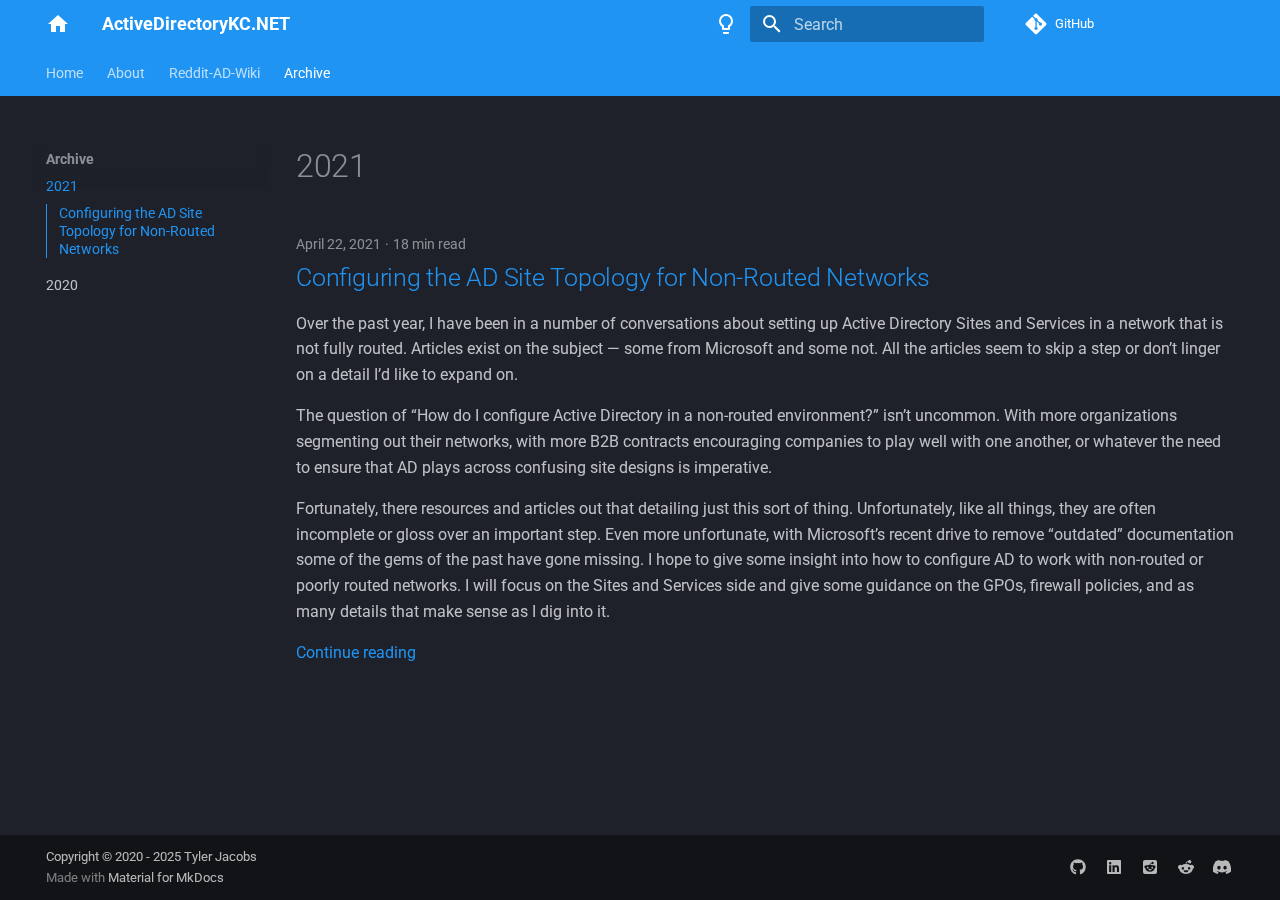
<file: archive/2021/index.html>
<!doctype html>
<html lang="en" class="no-js">
  <head>
    
      <meta charset="utf-8">
      <meta name="viewport" content="width=device-width,initial-scale=1">
      
      
      
        <link rel="canonical" href="https://www.activedirectorykc.net/archive/2021/">
      
      
        <link rel="prev" href="../../about/">
      
      
        <link rel="next" href="../2020/">
      
      
        
      
      
      <link rel="icon" href="../../assets/ADKC_LittleIcon.png">
      <meta name="generator" content="mkdocs-1.6.1, mkdocs-material-9.7.0">
    
    
      
        <title>2021 - ActiveDirectoryKC.NET</title>
      
    
    
      <link rel="stylesheet" href="../../assets/stylesheets/main.618322db.min.css">
      
        
        <link rel="stylesheet" href="../../assets/stylesheets/palette.ab4e12ef.min.css">
      
      


    
    
      
    
    
      
        
        
        <link rel="preconnect" href="https://fonts.gstatic.com" crossorigin>
        <link rel="stylesheet" href="https://fonts.googleapis.com/css?family=Roboto:300,300i,400,400i,700,700i%7CRoboto+Mono:400,400i,700,700i&display=fallback">
        <style>:root{--md-text-font:"Roboto";--md-code-font:"Roboto Mono"}</style>
      
    
    
      <link rel="stylesheet" href="../../assets/custom.css">
    
    <script>__md_scope=new URL("../..",location),__md_hash=e=>[...e].reduce(((e,_)=>(e<<5)-e+_.charCodeAt(0)),0),__md_get=(e,_=localStorage,t=__md_scope)=>JSON.parse(_.getItem(t.pathname+"."+e)),__md_set=(e,_,t=localStorage,a=__md_scope)=>{try{t.setItem(a.pathname+"."+e,JSON.stringify(_))}catch(e){}}</script>
    
      

    
    
  </head>
  
  
    
    
      
    
    
    
    
    <body dir="ltr" data-md-color-scheme="slate" data-md-color-primary="blue" data-md-color-accent="amber">
  
    
    <input class="md-toggle" data-md-toggle="drawer" type="checkbox" id="__drawer" autocomplete="off">
    <input class="md-toggle" data-md-toggle="search" type="checkbox" id="__search" autocomplete="off">
    <label class="md-overlay" for="__drawer"></label>
    <div data-md-component="skip">
      
        
        <a href="#2021" class="md-skip">
          Skip to content
        </a>
      
    </div>
    <div data-md-component="announce">
      
    </div>
    
    
      

<header class="md-header" data-md-component="header">
  <nav class="md-header__inner md-grid" aria-label="Header">
    <a href="../.." title="ActiveDirectoryKC.NET" class="md-header__button md-logo" aria-label="ActiveDirectoryKC.NET" data-md-component="logo">
      
  
  <svg xmlns="http://www.w3.org/2000/svg" viewBox="0 0 24 24"><path d="M10 20v-6h4v6h5v-8h3L12 3 2 12h3v8z"/></svg>

    </a>
    <label class="md-header__button md-icon" for="__drawer">
      
      <svg xmlns="http://www.w3.org/2000/svg" viewBox="0 0 24 24"><path d="M3 6h18v2H3zm0 5h18v2H3zm0 5h18v2H3z"/></svg>
    </label>
    <div class="md-header__title" data-md-component="header-title">
      <div class="md-header__ellipsis">
        <div class="md-header__topic">
          <span class="md-ellipsis">
            ActiveDirectoryKC.NET
          </span>
        </div>
        <div class="md-header__topic" data-md-component="header-topic">
          <span class="md-ellipsis">
            
              2021
            
          </span>
        </div>
      </div>
    </div>
    
      
        <form class="md-header__option" data-md-component="palette">
  
    
    
    
    <input class="md-option" data-md-color-media="" data-md-color-scheme="slate" data-md-color-primary="blue" data-md-color-accent="amber"  aria-label="dark mode"  type="radio" name="__palette" id="__palette_0">
    
      <label class="md-header__button md-icon" title="dark mode" for="__palette_1" hidden>
        <svg xmlns="http://www.w3.org/2000/svg" viewBox="0 0 24 24"><path d="M12 2a7 7 0 0 1 7 7c0 2.38-1.19 4.47-3 5.74V17a1 1 0 0 1-1 1H9a1 1 0 0 1-1-1v-2.26C6.19 13.47 5 11.38 5 9a7 7 0 0 1 7-7M9 21v-1h6v1a1 1 0 0 1-1 1h-4a1 1 0 0 1-1-1m3-17a5 5 0 0 0-5 5c0 2.05 1.23 3.81 3 4.58V16h4v-2.42c1.77-.77 3-2.53 3-4.58a5 5 0 0 0-5-5"/></svg>
      </label>
    
  
    
    
    
    <input class="md-option" data-md-color-media="" data-md-color-scheme="default" data-md-color-primary="blue" data-md-color-accent="amber"  aria-label="light mode"  type="radio" name="__palette" id="__palette_1">
    
      <label class="md-header__button md-icon" title="light mode" for="__palette_0" hidden>
        <svg xmlns="http://www.w3.org/2000/svg" viewBox="0 0 24 24"><path d="M12 2a7 7 0 0 0-7 7c0 2.38 1.19 4.47 3 5.74V17a1 1 0 0 0 1 1h6a1 1 0 0 0 1-1v-2.26c1.81-1.27 3-3.36 3-5.74a7 7 0 0 0-7-7M9 21a1 1 0 0 0 1 1h4a1 1 0 0 0 1-1v-1H9z"/></svg>
      </label>
    
  
</form>
      
    
    
      <script>var palette=__md_get("__palette");if(palette&&palette.color){if("(prefers-color-scheme)"===palette.color.media){var media=matchMedia("(prefers-color-scheme: light)"),input=document.querySelector(media.matches?"[data-md-color-media='(prefers-color-scheme: light)']":"[data-md-color-media='(prefers-color-scheme: dark)']");palette.color.media=input.getAttribute("data-md-color-media"),palette.color.scheme=input.getAttribute("data-md-color-scheme"),palette.color.primary=input.getAttribute("data-md-color-primary"),palette.color.accent=input.getAttribute("data-md-color-accent")}for(var[key,value]of Object.entries(palette.color))document.body.setAttribute("data-md-color-"+key,value)}</script>
    
    
    
      
      
        <label class="md-header__button md-icon" for="__search">
          
          <svg xmlns="http://www.w3.org/2000/svg" viewBox="0 0 24 24"><path d="M9.5 3A6.5 6.5 0 0 1 16 9.5c0 1.61-.59 3.09-1.56 4.23l.27.27h.79l5 5-1.5 1.5-5-5v-.79l-.27-.27A6.52 6.52 0 0 1 9.5 16 6.5 6.5 0 0 1 3 9.5 6.5 6.5 0 0 1 9.5 3m0 2C7 5 5 7 5 9.5S7 14 9.5 14 14 12 14 9.5 12 5 9.5 5"/></svg>
        </label>
        <div class="md-search" data-md-component="search" role="dialog">
  <label class="md-search__overlay" for="__search"></label>
  <div class="md-search__inner" role="search">
    <form class="md-search__form" name="search">
      <input type="text" class="md-search__input" name="query" aria-label="Search" placeholder="Search" autocapitalize="off" autocorrect="off" autocomplete="off" spellcheck="false" data-md-component="search-query" required>
      <label class="md-search__icon md-icon" for="__search">
        
        <svg xmlns="http://www.w3.org/2000/svg" viewBox="0 0 24 24"><path d="M9.5 3A6.5 6.5 0 0 1 16 9.5c0 1.61-.59 3.09-1.56 4.23l.27.27h.79l5 5-1.5 1.5-5-5v-.79l-.27-.27A6.52 6.52 0 0 1 9.5 16 6.5 6.5 0 0 1 3 9.5 6.5 6.5 0 0 1 9.5 3m0 2C7 5 5 7 5 9.5S7 14 9.5 14 14 12 14 9.5 12 5 9.5 5"/></svg>
        
        <svg xmlns="http://www.w3.org/2000/svg" viewBox="0 0 24 24"><path d="M20 11v2H8l5.5 5.5-1.42 1.42L4.16 12l7.92-7.92L13.5 5.5 8 11z"/></svg>
      </label>
      <nav class="md-search__options" aria-label="Search">
        
        <button type="reset" class="md-search__icon md-icon" title="Clear" aria-label="Clear" tabindex="-1">
          
          <svg xmlns="http://www.w3.org/2000/svg" viewBox="0 0 24 24"><path d="M19 6.41 17.59 5 12 10.59 6.41 5 5 6.41 10.59 12 5 17.59 6.41 19 12 13.41 17.59 19 19 17.59 13.41 12z"/></svg>
        </button>
      </nav>
      
    </form>
    <div class="md-search__output">
      <div class="md-search__scrollwrap" tabindex="0" data-md-scrollfix>
        <div class="md-search-result" data-md-component="search-result">
          <div class="md-search-result__meta">
            Initializing search
          </div>
          <ol class="md-search-result__list" role="presentation"></ol>
        </div>
      </div>
    </div>
  </div>
</div>
      
    
    
      <div class="md-header__source">
        <a href="https://github.com/ActiveDirectoryKC" title="Go to repository" class="md-source" data-md-component="source">
  <div class="md-source__icon md-icon">
    
    <svg xmlns="http://www.w3.org/2000/svg" viewBox="0 0 448 512"><!--! Font Awesome Free 7.1.0 by @fontawesome - https://fontawesome.com License - https://fontawesome.com/license/free (Icons: CC BY 4.0, Fonts: SIL OFL 1.1, Code: MIT License) Copyright 2025 Fonticons, Inc.--><path d="M439.6 236.1 244 40.5c-5.4-5.5-12.8-8.5-20.4-8.5s-15 3-20.4 8.4L162.5 81l51.5 51.5c27.1-9.1 52.7 16.8 43.4 43.7l49.7 49.7c34.2-11.8 61.2 31 35.5 56.7-26.5 26.5-70.2-2.9-56-37.3L240.3 199v121.9c25.3 12.5 22.3 41.8 9.1 55-6.4 6.4-15.2 10.1-24.3 10.1s-17.8-3.6-24.3-10.1c-17.6-17.6-11.1-46.9 11.2-56v-123c-20.8-8.5-24.6-30.7-18.6-45L142.6 101 8.5 235.1C3 240.6 0 247.9 0 255.5s3 15 8.5 20.4l195.6 195.7c5.4 5.4 12.7 8.4 20.4 8.4s15-3 20.4-8.4l194.7-194.7c5.4-5.4 8.4-12.8 8.4-20.4s-3-15-8.4-20.4"/></svg>
  </div>
  <div class="md-source__repository">
    GitHub
  </div>
</a>
      </div>
    
  </nav>
  
</header>
    
    <div class="md-container" data-md-component="container">
      
      
        
          
            
<nav class="md-tabs" aria-label="Tabs" data-md-component="tabs">
  <div class="md-grid">
    <ul class="md-tabs__list">
      
        
  
  
  
  
    <li class="md-tabs__item">
      <a href="../.." class="md-tabs__link">
        
  
  
    
  
  Home

      </a>
    </li>
  

      
        
  
  
  
  
    <li class="md-tabs__item">
      <a href="../../about/" class="md-tabs__link">
        
  
  
    
  
  About

      </a>
    </li>
  

      
        
  
  
  
  
    <li class="md-tabs__item">
      <a href="https://reddit.com/r/ActiveDirectory/wiki" class="md-tabs__link">
        
  
  
    
  
  Reddit-AD-Wiki

      </a>
    </li>
  

      
        
  
  
  
    
  
  
    
    
      <li class="md-tabs__item md-tabs__item--active">
        <a href="./" class="md-tabs__link">
          
  
  
    
  
  Archive

        </a>
      </li>
    
  

      
    </ul>
  </div>
</nav>
          
        
      
      <main class="md-main" data-md-component="main">
        <div class="md-main__inner md-grid">
          
            
              
              <div class="md-sidebar md-sidebar--primary" data-md-component="sidebar" data-md-type="navigation" >
                <div class="md-sidebar__scrollwrap">
                  <div class="md-sidebar__inner">
                    


  


  

<nav class="md-nav md-nav--primary md-nav--lifted md-nav--integrated" aria-label="Navigation" data-md-level="0">
  <label class="md-nav__title" for="__drawer">
    <a href="../.." title="ActiveDirectoryKC.NET" class="md-nav__button md-logo" aria-label="ActiveDirectoryKC.NET" data-md-component="logo">
      
  
  <svg xmlns="http://www.w3.org/2000/svg" viewBox="0 0 24 24"><path d="M10 20v-6h4v6h5v-8h3L12 3 2 12h3v8z"/></svg>

    </a>
    ActiveDirectoryKC.NET
  </label>
  
    <div class="md-nav__source">
      <a href="https://github.com/ActiveDirectoryKC" title="Go to repository" class="md-source" data-md-component="source">
  <div class="md-source__icon md-icon">
    
    <svg xmlns="http://www.w3.org/2000/svg" viewBox="0 0 448 512"><!--! Font Awesome Free 7.1.0 by @fontawesome - https://fontawesome.com License - https://fontawesome.com/license/free (Icons: CC BY 4.0, Fonts: SIL OFL 1.1, Code: MIT License) Copyright 2025 Fonticons, Inc.--><path d="M439.6 236.1 244 40.5c-5.4-5.5-12.8-8.5-20.4-8.5s-15 3-20.4 8.4L162.5 81l51.5 51.5c27.1-9.1 52.7 16.8 43.4 43.7l49.7 49.7c34.2-11.8 61.2 31 35.5 56.7-26.5 26.5-70.2-2.9-56-37.3L240.3 199v121.9c25.3 12.5 22.3 41.8 9.1 55-6.4 6.4-15.2 10.1-24.3 10.1s-17.8-3.6-24.3-10.1c-17.6-17.6-11.1-46.9 11.2-56v-123c-20.8-8.5-24.6-30.7-18.6-45L142.6 101 8.5 235.1C3 240.6 0 247.9 0 255.5s3 15 8.5 20.4l195.6 195.7c5.4 5.4 12.7 8.4 20.4 8.4s15-3 20.4-8.4l194.7-194.7c5.4-5.4 8.4-12.8 8.4-20.4s-3-15-8.4-20.4"/></svg>
  </div>
  <div class="md-source__repository">
    GitHub
  </div>
</a>
    </div>
  
  <ul class="md-nav__list" data-md-scrollfix>
    
      
      
  
  
  
    
  
  
    <li class="md-nav__item">
      <a href="../.." class="md-nav__link">
        
  
  
  <span class="md-ellipsis">
    
  
    Home
  

    
  </span>
  
  

      </a>
    </li>
  

    
      
      
  
  
  
  
    <li class="md-nav__item">
      <a href="../../about/" class="md-nav__link">
        
  
  
  <span class="md-ellipsis">
    
  
    About
  

    
  </span>
  
  

      </a>
    </li>
  

    
      
      
  
  
  
  
    <li class="md-nav__item">
      <a href="https://reddit.com/r/ActiveDirectory/wiki" class="md-nav__link">
        
  
  
  <span class="md-ellipsis">
    
  
    Reddit-AD-Wiki
  

    
  </span>
  
  

      </a>
    </li>
  

    
      
      
  
  
    
  
  
  
    
    
      
        
      
        
      
    
    
    
      
        
        
      
      
    
    
    <li class="md-nav__item md-nav__item--active md-nav__item--section md-nav__item--nested">
      
        
        
        <input class="md-nav__toggle md-toggle " type="checkbox" id="__nav_4" checked>
        
          
          <label class="md-nav__link" for="__nav_4" id="__nav_4_label" tabindex="">
            
  
  
  <span class="md-ellipsis">
    
  
    Archive
  

    
  </span>
  
  

            <span class="md-nav__icon md-icon"></span>
          </label>
        
        <nav class="md-nav" data-md-level="1" aria-labelledby="__nav_4_label" aria-expanded="true">
          <label class="md-nav__title" for="__nav_4">
            <span class="md-nav__icon md-icon"></span>
            
  
    Archive
  

          </label>
          <ul class="md-nav__list" data-md-scrollfix>
            
              
                
  
  
    
  
  
    
      
    
  
  
    <li class="md-nav__item md-nav__item--active">
      
      <input class="md-nav__toggle md-toggle" type="checkbox" id="__toc">
      
      
        
      
      
        <label class="md-nav__link md-nav__link--active" for="__toc">
          
  
  
  <span class="md-ellipsis">
    
  
    2021
  

    
  </span>
  
  

          <span class="md-nav__icon md-icon"></span>
        </label>
      
      <a href="./" class="md-nav__link md-nav__link--active">
        
  
  
  <span class="md-ellipsis">
    
  
    2021
  

    
  </span>
  
  

      </a>
      
        

<nav class="md-nav md-nav--secondary" aria-label="Table of contents">
  
  
  
    
  
  
    <label class="md-nav__title" for="__toc">
      <span class="md-nav__icon md-icon"></span>
      Table of contents
    </label>
    <ul class="md-nav__list" data-md-component="toc" data-md-scrollfix>
      
        <li class="md-nav__item">
  <a href="#configuring-the-ad-site-topology-for-non-routed-networks" class="md-nav__link">
    <span class="md-ellipsis">
      
        Configuring the AD Site Topology for Non-Routed Networks
      
    </span>
  </a>
  
</li>
      
    </ul>
  
</nav>
      
    </li>
  

              
            
              
                
  
  
  
    
  
  
    <li class="md-nav__item">
      <a href="../2020/" class="md-nav__link">
        
  
  
  <span class="md-ellipsis">
    
  
    2020
  

    
  </span>
  
  

      </a>
    </li>
  

              
            
          </ul>
        </nav>
      
    </li>
  

    
  </ul>
</nav>
                  </div>
                </div>
              </div>
            
            
          
          
  <div class="md-content" data-md-component="content">
    <div class="md-content__inner">
      <header class="md-typeset">
        <h1 id="2021">2021</h1>
      </header>
      
        <article class="md-post md-post--excerpt">
  <header class="md-post__header">
    
    <div class="md-post__meta md-meta">
      <ul class="md-meta__list">
        <li class="md-meta__item">
          <time datetime="2021-04-22 00:00:00+00:00">April 22, 2021</time></li>
        
        
          
          <li class="md-meta__item">
            
              18 min read
            
          </li>
        
        
      </ul>
      
    </div>
  </header>
  <div class="md-post__content md-typeset">
    <h2 id="configuring-the-ad-site-topology-for-non-routed-networks"><a class="toclink" href="../../2021/04/22/configuring-the-ad-site-topology-for-non-routed-networks/">Configuring the AD Site Topology for Non-Routed Networks</a></h2>
<p>Over the past year, I have been in a number of conversations about setting up Active Directory Sites and Services in a network that is not fully routed. Articles exist on the subject — some from Microsoft and some not. All the articles seem to skip a step or don’t linger on a detail I’d like to expand on.</p>
<p>The question of “How do I configure Active Directory in a non-routed environment?” isn’t uncommon. With more organizations segmenting out their networks, with more B2B contracts encouraging companies to play well with one another, or whatever the need to ensure that AD plays across confusing site designs is imperative.</p>
<p>Fortunately, there resources and articles out that detailing just this sort of thing. Unfortunately, like all things, they are often incomplete or gloss over an important step. Even more unfortunate, with Microsoft’s recent drive to remove “outdated” documentation some of the gems of the past have gone missing. I hope to give some insight into how to configure AD to work with non-routed or poorly routed networks. I will focus on the Sites and Services side and give some guidance on the GPOs, firewall policies, and as many details that make sense as I dig into it.</p>

    
      <nav class="md-post__action">
        <a href="../../2021/04/22/configuring-the-ad-site-topology-for-non-routed-networks/">
          Continue reading
        </a>
      </nav>
    
    
  </div>
</article>
      
      
        
          



<nav class="md-pagination">
  
</nav>
        
      
    </div>
  </div>

          
<script>var target=document.getElementById(location.hash.slice(1));target&&target.name&&(target.checked=target.name.startsWith("__tabbed_"))</script>
        </div>
        
          <button type="button" class="md-top md-icon" data-md-component="top" hidden>
  
  <svg xmlns="http://www.w3.org/2000/svg" viewBox="0 0 24 24"><path d="M13 20h-2V8l-5.5 5.5-1.42-1.42L12 4.16l7.92 7.92-1.42 1.42L13 8z"/></svg>
  Back to top
</button>
        
      </main>
      
        <footer class="md-footer">
  
  <div class="md-footer-meta md-typeset">
    <div class="md-footer-meta__inner md-grid">
      <div class="md-copyright">
  
    <div class="md-copyright__highlight">
      Copyright &copy; 2020 - 2025 Tyler Jacobs
    </div>
  
  
    Made with
    <a href="https://squidfunk.github.io/mkdocs-material/" target="_blank" rel="noopener">
      Material for MkDocs
    </a>
  
</div>
      
        
<div class="md-social">
  
    
    
    
    
      
      
    
    <a href="https://github.com/ActiveDirectoryKC" target="_blank" rel="noopener" title="github.com" class="md-social__link">
      <svg xmlns="http://www.w3.org/2000/svg" viewBox="0 0 512 512"><!--! Font Awesome Free 7.1.0 by @fontawesome - https://fontawesome.com License - https://fontawesome.com/license/free (Icons: CC BY 4.0, Fonts: SIL OFL 1.1, Code: MIT License) Copyright 2025 Fonticons, Inc.--><path d="M173.9 397.4c0 2-2.3 3.6-5.2 3.6-3.3.3-5.6-1.3-5.6-3.6 0-2 2.3-3.6 5.2-3.6 3-.3 5.6 1.3 5.6 3.6m-31.1-4.5c-.7 2 1.3 4.3 4.3 4.9 2.6 1 5.6 0 6.2-2s-1.3-4.3-4.3-5.2c-2.6-.7-5.5.3-6.2 2.3m44.2-1.7c-2.9.7-4.9 2.6-4.6 4.9.3 2 2.9 3.3 5.9 2.6 2.9-.7 4.9-2.6 4.6-4.6-.3-1.9-3-3.2-5.9-2.9M252.8 8C114.1 8 8 113.3 8 252c0 110.9 69.8 205.8 169.5 239.2 12.8 2.3 17.3-5.6 17.3-12.1 0-6.2-.3-40.4-.3-61.4 0 0-70 15-84.7-29.8 0 0-11.4-29.1-27.8-36.6 0 0-22.9-15.7 1.6-15.4 0 0 24.9 2 38.6 25.8 21.9 38.6 58.6 27.5 72.9 20.9 2.3-16 8.8-27.1 16-33.7-55.9-6.2-112.3-14.3-112.3-110.5 0-27.5 7.6-41.3 23.6-58.9-2.6-6.5-11.1-33.3 2.6-67.9 20.9-6.5 69 27 69 27 20-5.6 41.5-8.5 62.8-8.5s42.8 2.9 62.8 8.5c0 0 48.1-33.6 69-27 13.7 34.7 5.2 61.4 2.6 67.9 16 17.7 25.8 31.5 25.8 58.9 0 96.5-58.9 104.2-114.8 110.5 9.2 7.9 17 22.9 17 46.4 0 33.7-.3 75.4-.3 83.6 0 6.5 4.6 14.4 17.3 12.1C436.2 457.8 504 362.9 504 252 504 113.3 391.5 8 252.8 8M105.2 352.9c-1.3 1-1 3.3.7 5.2 1.6 1.6 3.9 2.3 5.2 1 1.3-1 1-3.3-.7-5.2-1.6-1.6-3.9-2.3-5.2-1m-10.8-8.1c-.7 1.3.3 2.9 2.3 3.9 1.6 1 3.6.7 4.3-.7.7-1.3-.3-2.9-2.3-3.9-2-.6-3.6-.3-4.3.7m32.4 35.6c-1.6 1.3-1 4.3 1.3 6.2 2.3 2.3 5.2 2.6 6.5 1 1.3-1.3.7-4.3-1.3-6.2-2.2-2.3-5.2-2.6-6.5-1m-11.4-14.7c-1.6 1-1.6 3.6 0 5.9s4.3 3.3 5.6 2.3c1.6-1.3 1.6-3.9 0-6.2-1.4-2.3-4-3.3-5.6-2"/></svg>
    </a>
  
    
    
    
    
      
      
    
    <a href="https://www.linkedin.com/in/thetylerjacobs" target="_blank" rel="noopener" title="www.linkedin.com" class="md-social__link">
      <svg xmlns="http://www.w3.org/2000/svg" viewBox="0 0 448 512"><!--! Font Awesome Free 7.1.0 by @fontawesome - https://fontawesome.com License - https://fontawesome.com/license/free (Icons: CC BY 4.0, Fonts: SIL OFL 1.1, Code: MIT License) Copyright 2025 Fonticons, Inc.--><path d="M416 32H31.9C14.3 32 0 46.5 0 64.3v383.4C0 465.5 14.3 480 31.9 480H416c17.6 0 32-14.5 32-32.3V64.3c0-17.8-14.4-32.3-32-32.3M135.4 416H69V202.2h66.5V416zM102.2 96a38.5 38.5 0 1 1 0 77 38.5 38.5 0 1 1 0-77m282.1 320h-66.4V312c0-24.8-.5-56.7-34.5-56.7-34.6 0-39.9 27-39.9 54.9V416h-66.4V202.2h63.7v29.2h.9c8.9-16.8 30.6-34.5 62.9-34.5 67.2 0 79.7 44.3 79.7 101.9z"/></svg>
    </a>
  
    
    
    
    
      
      
    
    <a href="https://reddit.com/r/ActiveDirectory" target="_blank" rel="noopener" title="reddit.com" class="md-social__link">
      <svg xmlns="http://www.w3.org/2000/svg" viewBox="0 0 448 512"><!--! Font Awesome Free 7.1.0 by @fontawesome - https://fontawesome.com License - https://fontawesome.com/license/free (Icons: CC BY 4.0, Fonts: SIL OFL 1.1, Code: MIT License) Copyright 2025 Fonticons, Inc.--><path d="M64 32h320c35.3 0 64 28.7 64 64v320c0 35.3-28.7 64-64 64H64c-35.3 0-64-28.7-64-64V96c0-35.3 28.7-64 64-64m241.9 134.4c20.6 0 37.3-16.7 37.3-37.3s-16.7-37.3-37.3-37.3c-18 0-33.1 12.8-36.6 29.8-30.2 3.2-53.8 28.8-53.8 59.9v.2c-32.8 1.4-62.8 10.7-86.6 25.5-8.8-6.8-19.9-10.9-32-10.9-28.9 0-52.3 23.4-52.3 52.3 0 21 12.3 39 30.1 47.4 1.7 60.7 67.9 109.6 149.3 109.6s147.6-48.9 149.3-109.7c17.7-8.4 29.9-26.4 29.9-47.3 0-28.9-23.4-52.3-52.3-52.3-12 0-23 4-31.9 10.8-24-14.9-54.3-24.2-87.5-25.4v-.1c0-22.2 16.5-40.7 37.9-43.7 3.9 16.5 18.7 28.7 36.3 28.7zM155 248.1c14.6 0 25.8 15.4 25 34.4s-11.8 25.9-26.5 25.9-27.5-7.7-26.6-26.7 13.5-33.5 28.1-33.5zm166.4 33.5c.9 19-12 26.7-26.6 26.7s-25.6-6.9-26.5-25.9 10.3-34.4 25-34.4 27.3 14.6 28.1 33.5zm-42.1 49.6c-9 21.5-30.3 36.7-55.1 36.7s-46.1-15.1-55.1-36.7c-1.1-2.6.7-5.4 3.4-5.7 16.1-1.6 33.5-2.5 51.7-2.5s35.6.9 51.7 2.5c2.7.3 4.5 3.1 3.4 5.7"/></svg>
    </a>
  
    
    
    
    
      
      
    
    <a href="https://reddit.com/u/poolmanjim" target="_blank" rel="noopener" title="reddit.com" class="md-social__link">
      <svg xmlns="http://www.w3.org/2000/svg" viewBox="0 0 512 512"><!--! Font Awesome Free 7.1.0 by @fontawesome - https://fontawesome.com License - https://fontawesome.com/license/free (Icons: CC BY 4.0, Fonts: SIL OFL 1.1, Code: MIT License) Copyright 2025 Fonticons, Inc.--><path d="M373 138.6c-25.2 0-46.3-17.5-51.9-41-30.6 4.3-54.2 30.7-54.2 62.4v.2c47.4 1.8 90.6 15.1 124.9 36.3 12.6-9.7 28.4-15.5 45.5-15.5 41.3 0 74.7 33.4 74.7 74.7 0 29.8-17.4 55.5-42.7 67.5-2.4 86.8-97 156.6-213.2 156.6S45.5 410.1 43 323.4c-25.4-11.9-43-37.7-43-67.7C0 214.4 33.4 181 74.7 181c17.2 0 33 5.8 45.7 15.6 34-21.1 76.8-34.4 123.7-36.4v-.3c0-44.3 33.7-80.9 76.8-85.5C325.8 50.2 347.2 32 373 32c29.4 0 53.3 23.9 53.3 53.3s-23.9 53.3-53.3 53.3M157.5 255.3c-20.9 0-38.9 20.8-40.2 47.9s17.1 38.1 38 38.1 36.6-9.8 37.8-36.9-14.7-49.1-35.7-49.1zM395 303.1c-1.2-27.1-19.2-47.9-40.2-47.9s-36.9 22-35.7 49.1 16.9 36.9 37.8 36.9 39.3-11 38-38.1zm-60.1 70.8c1.5-3.6-1-7.7-4.9-8.1-23-2.3-47.9-3.6-73.8-3.6s-50.8 1.3-73.8 3.6c-3.9.4-6.4 4.5-4.9 8.1 12.9 30.8 43.3 52.4 78.7 52.4s65.8-21.6 78.7-52.4"/></svg>
    </a>
  
    
    
    
    
    <a href="https://discordapp.com/users/316222972501295104" target="_blank" rel="noopener" title="@poolmanjim" class="md-social__link">
      <svg xmlns="http://www.w3.org/2000/svg" viewBox="0 0 576 512"><!--! Font Awesome Free 7.1.0 by @fontawesome - https://fontawesome.com License - https://fontawesome.com/license/free (Icons: CC BY 4.0, Fonts: SIL OFL 1.1, Code: MIT License) Copyright 2025 Fonticons, Inc.--><path d="M492.5 69.8c-.2-.3-.4-.6-.8-.7-38.1-17.5-78.4-30-119.7-37.1-.4-.1-.8 0-1.1.1s-.6.4-.8.8c-5.5 9.9-10.5 20.2-14.9 30.6-44.6-6.8-89.9-6.8-134.4 0-4.5-10.5-9.5-20.7-15.1-30.6-.2-.3-.5-.6-.8-.8s-.7-.2-1.1-.2C162.5 39 122.2 51.5 84.1 69c-.3.1-.6.4-.8.7C7.1 183.5-13.8 294.6-3.6 404.2c0 .3.1.5.2.8s.3.4.5.6c44.4 32.9 94 58 146.8 74.2.4.1.8.1 1.1 0s.7-.4.9-.7c11.3-15.4 21.4-31.8 30-48.8.1-.2.2-.5.2-.8s0-.5-.1-.8-.2-.5-.4-.6-.4-.3-.7-.4c-15.8-6.1-31.2-13.4-45.9-21.9-.3-.2-.5-.4-.7-.6s-.3-.6-.3-.9 0-.6.2-.9.3-.5.6-.7c3.1-2.3 6.2-4.7 9.1-7.1.3-.2.6-.4.9-.4s.7 0 1 .1c96.2 43.9 200.4 43.9 295.5 0 .3-.1.7-.2 1-.2s.7.2.9.4c2.9 2.4 6 4.9 9.1 7.2.2.2.4.4.6.7s.2.6.2.9-.1.6-.3.9-.4.5-.6.6c-14.7 8.6-30 15.9-45.9 21.8-.2.1-.5.2-.7.4s-.3.4-.4.7-.1.5-.1.8.1.5.2.8c8.8 17 18.8 33.3 30 48.8.2.3.6.6.9.7s.8.1 1.1 0c52.9-16.2 102.6-41.3 147.1-74.2.2-.2.4-.4.5-.6s.2-.5.2-.8c12.3-126.8-20.5-236.9-86.9-334.5zm-302 267.7c-29 0-52.8-26.6-52.8-59.2s23.4-59.2 52.8-59.2c29.7 0 53.3 26.8 52.8 59.2 0 32.7-23.4 59.2-52.8 59.2m195.4 0c-29 0-52.8-26.6-52.8-59.2s23.4-59.2 52.8-59.2c29.7 0 53.3 26.8 52.8 59.2 0 32.7-23.2 59.2-52.8 59.2"/></svg>
    </a>
  
</div>
      
    </div>
  </div>
</footer>
      
    </div>
    <div class="md-dialog" data-md-component="dialog">
      <div class="md-dialog__inner md-typeset"></div>
    </div>
    
    
    
      
      
      <script id="__config" type="application/json">{"annotate": null, "base": "../..", "features": ["navigation.indexes", "navigation.tabs", "navigation.top", "toc.integrate", "search.highlight", "content.code.annotate", "content.grid"], "search": "../../assets/javascripts/workers/search.7a47a382.min.js", "tags": null, "translations": {"clipboard.copied": "Copied to clipboard", "clipboard.copy": "Copy to clipboard", "search.result.more.one": "1 more on this page", "search.result.more.other": "# more on this page", "search.result.none": "No matching documents", "search.result.one": "1 matching document", "search.result.other": "# matching documents", "search.result.placeholder": "Type to start searching", "search.result.term.missing": "Missing", "select.version": "Select version"}, "version": null}</script>
    
    
      <script src="../../assets/javascripts/bundle.e71a0d61.min.js"></script>
      
    
  </body>
</html>
</file>
<file: assets/custom.css>
.grid {
  display: flex;
  flex-wrap: wrap;
  gap: 1.5rem;
}
.col {
  flex: 1 1 300px;          /* grow, shrink, min‑width */
}
.img-fluid {
  max-width: 100%;
  height: auto;
}
</file>
<file: assets/stylesheets/main.618322db.min.css>
@charset "UTF-8";html{-webkit-text-size-adjust:none;-moz-text-size-adjust:none;text-size-adjust:none;box-sizing:border-box}*,:after,:before{box-sizing:inherit}@media (prefers-reduced-motion){*,:after,:before{transition:none!important}}body{margin:0}a,button,input,label{-webkit-tap-highlight-color:transparent}a{color:inherit;text-decoration:none}hr{border:0;box-sizing:initial;display:block;height:.05rem;overflow:visible;padding:0}small{font-size:80%}sub,sup{line-height:1em}img{border-style:none}table{border-collapse:initial;border-spacing:0}td,th{font-weight:400;vertical-align:top}button{background:#0000;border:0;font-family:inherit;font-size:inherit;margin:0;padding:0}input{border:0;outline:none}:root{--md-primary-fg-color:#4051b5;--md-primary-fg-color--light:#5d6cc0;--md-primary-fg-color--dark:#303fa1;--md-primary-bg-color:#fff;--md-primary-bg-color--light:#ffffffb3;--md-accent-fg-color:#526cfe;--md-accent-fg-color--transparent:#526cfe1a;--md-accent-bg-color:#fff;--md-accent-bg-color--light:#ffffffb3}[data-md-color-scheme=default]{color-scheme:light}[data-md-color-scheme=default] img[src$="#gh-dark-mode-only"],[data-md-color-scheme=default] img[src$="#only-dark"]{display:none}:root,[data-md-color-scheme=default]{--md-hue:225deg;--md-default-fg-color:#000000de;--md-default-fg-color--light:#0000008a;--md-default-fg-color--lighter:#00000052;--md-default-fg-color--lightest:#00000012;--md-default-bg-color:#fff;--md-default-bg-color--light:#ffffffb3;--md-default-bg-color--lighter:#ffffff4d;--md-default-bg-color--lightest:#ffffff1f;--md-code-fg-color:#36464e;--md-code-bg-color:#f5f5f5;--md-code-bg-color--light:#f5f5f5b3;--md-code-bg-color--lighter:#f5f5f54d;--md-code-hl-color:#4287ff;--md-code-hl-color--light:#4287ff1a;--md-code-hl-number-color:#d52a2a;--md-code-hl-special-color:#db1457;--md-code-hl-function-color:#a846b9;--md-code-hl-constant-color:#6e59d9;--md-code-hl-keyword-color:#3f6ec6;--md-code-hl-string-color:#1c7d4d;--md-code-hl-name-color:var(--md-code-fg-color);--md-code-hl-operator-color:var(--md-default-fg-color--light);--md-code-hl-punctuation-color:var(--md-default-fg-color--light);--md-code-hl-comment-color:var(--md-default-fg-color--light);--md-code-hl-generic-color:var(--md-default-fg-color--light);--md-code-hl-variable-color:var(--md-default-fg-color--light);--md-typeset-color:var(--md-default-fg-color);--md-typeset-a-color:var(--md-primary-fg-color);--md-typeset-del-color:#f5503d26;--md-typeset-ins-color:#0bd57026;--md-typeset-kbd-color:#fafafa;--md-typeset-kbd-accent-color:#fff;--md-typeset-kbd-border-color:#b8b8b8;--md-typeset-mark-color:#ffff0080;--md-typeset-table-color:#0000001f;--md-typeset-table-color--light:rgba(0,0,0,.035);--md-admonition-fg-color:var(--md-default-fg-color);--md-admonition-bg-color:var(--md-default-bg-color);--md-warning-fg-color:#000000de;--md-warning-bg-color:#ff9;--md-footer-fg-color:#fff;--md-footer-fg-color--light:#ffffffb3;--md-footer-fg-color--lighter:#ffffff73;--md-footer-bg-color:#000000de;--md-footer-bg-color--dark:#00000052;--md-shadow-z1:0 0.2rem 0.5rem #0000000d,0 0 0.05rem #0000001a;--md-shadow-z2:0 0.2rem 0.5rem #0000001a,0 0 0.05rem #00000040;--md-shadow-z3:0 0.2rem 0.5rem #0003,0 0 0.05rem #00000059}.md-icon svg{fill:currentcolor;display:block;height:1.2rem;width:1.2rem}body{-webkit-font-smoothing:antialiased;-moz-osx-font-smoothing:grayscale;--md-text-font-family:var(--md-text-font,_),-apple-system,BlinkMacSystemFont,Helvetica,Arial,sans-serif;--md-code-font-family:var(--md-code-font,_),SFMono-Regular,Consolas,Menlo,monospace}aside,body,input{font-feature-settings:"kern","liga";color:var(--md-typeset-color);font-family:var(--md-text-font-family)}code,kbd,pre{font-feature-settings:"kern";font-family:var(--md-code-font-family)}:root{--md-typeset-table-sort-icon:url('data:image/svg+xml;charset=utf-8,<svg xmlns="http://www.w3.org/2000/svg" viewBox="0 0 24 24"><path d="m18 21-4-4h3V7h-3l4-4 4 4h-3v10h3M2 19v-2h10v2M2 13v-2h7v2M2 7V5h4v2z"/></svg>');--md-typeset-table-sort-icon--asc:url('data:image/svg+xml;charset=utf-8,<svg xmlns="http://www.w3.org/2000/svg" viewBox="0 0 24 24"><path d="M19 17h3l-4 4-4-4h3V3h2M2 17h10v2H2M6 5v2H2V5m0 6h7v2H2z"/></svg>');--md-typeset-table-sort-icon--desc:url('data:image/svg+xml;charset=utf-8,<svg xmlns="http://www.w3.org/2000/svg" viewBox="0 0 24 24"><path d="M19 7h3l-4-4-4 4h3v14h2M2 17h10v2H2M6 5v2H2V5m0 6h7v2H2z"/></svg>')}.md-typeset{-webkit-print-color-adjust:exact;color-adjust:exact;font-size:.8rem;line-height:1.6;overflow-wrap:break-word}@media print{.md-typeset{font-size:.68rem}}.md-typeset blockquote,.md-typeset dl,.md-typeset figure,.md-typeset ol,.md-typeset pre,.md-typeset ul{margin-bottom:1em;margin-top:1em}.md-typeset h1{color:var(--md-default-fg-color--light);font-size:2em;line-height:1.3;margin:0 0 1.25em}.md-typeset h1,.md-typeset h2{font-weight:300;letter-spacing:-.01em}.md-typeset h2{font-size:1.5625em;line-height:1.4;margin:1.6em 0 .64em}.md-typeset h3{font-size:1.25em;font-weight:400;letter-spacing:-.01em;line-height:1.5;margin:1.6em 0 .8em}.md-typeset h2+h3{margin-top:.8em}.md-typeset h4{font-weight:700;letter-spacing:-.01em;margin:1em 0}.md-typeset h5,.md-typeset h6{color:var(--md-default-fg-color--light);font-size:.8em;font-weight:700;letter-spacing:-.01em;margin:1.25em 0}.md-typeset h5{text-transform:uppercase}.md-typeset h5 code{text-transform:none}.md-typeset hr{border-bottom:.05rem solid var(--md-default-fg-color--lightest);display:flow-root;margin:1.5em 0}.md-typeset a{color:var(--md-typeset-a-color);word-break:break-word}.md-typeset a,.md-typeset a:before{transition:color 125ms}.md-typeset a:focus,.md-typeset a:hover{color:var(--md-accent-fg-color)}.md-typeset a:focus code,.md-typeset a:hover code{background-color:var(--md-accent-fg-color--transparent);color:var(--md-accent-fg-color)}.md-typeset a code{color:var(--md-typeset-a-color)}.md-typeset a.focus-visible{outline-color:var(--md-accent-fg-color);outline-offset:.2rem}.md-typeset code,.md-typeset kbd,.md-typeset pre{color:var(--md-code-fg-color);direction:ltr;font-variant-ligatures:none;transition:background-color 125ms}@media print{.md-typeset code,.md-typeset kbd,.md-typeset pre{white-space:pre-wrap}}.md-typeset code{background-color:var(--md-code-bg-color);border-radius:.1rem;-webkit-box-decoration-break:clone;box-decoration-break:clone;font-size:.85em;padding:0 .2941176471em;transition:color 125ms,background-color 125ms;word-break:break-word}.md-typeset code:not(.focus-visible){-webkit-tap-highlight-color:transparent;outline:none}.md-typeset pre{display:flow-root;line-height:1.4;position:relative}.md-typeset pre>code{-webkit-box-decoration-break:slice;box-decoration-break:slice;box-shadow:none;display:block;margin:0;outline-color:var(--md-accent-fg-color);overflow:auto;padding:.7720588235em 1.1764705882em;scrollbar-color:var(--md-default-fg-color--lighter) #0000;scrollbar-width:thin;touch-action:auto;word-break:normal}.md-typeset pre>code:hover{scrollbar-color:var(--md-accent-fg-color) #0000}.md-typeset pre>code::-webkit-scrollbar{height:.2rem;width:.2rem}.md-typeset pre>code::-webkit-scrollbar-thumb{background-color:var(--md-default-fg-color--lighter)}.md-typeset pre>code::-webkit-scrollbar-thumb:hover{background-color:var(--md-accent-fg-color)}.md-typeset kbd{background-color:var(--md-typeset-kbd-color);border-radius:.1rem;box-shadow:0 .1rem 0 .05rem var(--md-typeset-kbd-border-color),0 .1rem 0 var(--md-typeset-kbd-border-color),0 -.1rem .2rem var(--md-typeset-kbd-accent-color) inset;color:var(--md-default-fg-color);display:inline-block;font-size:.75em;padding:0 .6666666667em;vertical-align:text-top;word-break:break-word}.md-typeset mark{background-color:var(--md-typeset-mark-color);-webkit-box-decoration-break:clone;box-decoration-break:clone;color:inherit;word-break:break-word}.md-typeset abbr{cursor:help;text-decoration:none}.md-typeset [data-preview],.md-typeset abbr{border-bottom:.05rem dotted var(--md-default-fg-color--light)}.md-typeset small{opacity:.75}[dir=ltr] .md-typeset sub,[dir=ltr] .md-typeset sup{margin-left:.078125em}[dir=rtl] .md-typeset sub,[dir=rtl] .md-typeset sup{margin-right:.078125em}[dir=ltr] .md-typeset blockquote{padding-left:.6rem}[dir=rtl] .md-typeset blockquote{padding-right:.6rem}[dir=ltr] .md-typeset blockquote{border-left:.2rem solid var(--md-default-fg-color--lighter)}[dir=rtl] .md-typeset blockquote{border-right:.2rem solid var(--md-default-fg-color--lighter)}.md-typeset blockquote{color:var(--md-default-fg-color--light);margin-left:0;margin-right:0}.md-typeset ul{list-style-type:disc}.md-typeset ul[type]{list-style-type:revert-layer}[dir=ltr] .md-typeset ol,[dir=ltr] .md-typeset ul{margin-left:.625em}[dir=rtl] .md-typeset ol,[dir=rtl] .md-typeset ul{margin-right:.625em}.md-typeset ol,.md-typeset ul{padding:0}.md-typeset ol:not([hidden]),.md-typeset ul:not([hidden]){display:flow-root}.md-typeset ol ol,.md-typeset ul ol{list-style-type:lower-alpha}.md-typeset ol ol ol,.md-typeset ul ol ol{list-style-type:lower-roman}.md-typeset ol ol ol ol,.md-typeset ul ol ol ol{list-style-type:upper-alpha}.md-typeset ol ol ol ol ol,.md-typeset ul ol ol ol ol{list-style-type:upper-roman}.md-typeset ol[type],.md-typeset ul[type]{list-style-type:revert-layer}[dir=ltr] .md-typeset ol li,[dir=ltr] .md-typeset ul li{margin-left:1.25em}[dir=rtl] .md-typeset ol li,[dir=rtl] .md-typeset ul li{margin-right:1.25em}.md-typeset ol li,.md-typeset ul li{margin-bottom:.5em}.md-typeset ol li blockquote,.md-typeset ol li p,.md-typeset ul li blockquote,.md-typeset ul li p{margin:.5em 0}.md-typeset ol li:last-child,.md-typeset ul li:last-child{margin-bottom:0}[dir=ltr] .md-typeset ol li ol,[dir=ltr] .md-typeset ol li ul,[dir=ltr] .md-typeset ul li ol,[dir=ltr] .md-typeset ul li ul{margin-left:.625em}[dir=rtl] .md-typeset ol li ol,[dir=rtl] .md-typeset ol li ul,[dir=rtl] .md-typeset ul li ol,[dir=rtl] .md-typeset ul li ul{margin-right:.625em}.md-typeset ol li ol,.md-typeset ol li ul,.md-typeset ul li ol,.md-typeset ul li ul{margin-bottom:.5em;margin-top:.5em}[dir=ltr] .md-typeset dd{margin-left:1.875em}[dir=rtl] .md-typeset dd{margin-right:1.875em}.md-typeset dd{margin-bottom:1.5em;margin-top:1em}.md-typeset img,.md-typeset svg,.md-typeset video{height:auto;max-width:100%}.md-typeset img[align=left]{margin:1em 1em 1em 0}.md-typeset img[align=right]{margin:1em 0 1em 1em}.md-typeset img[align]:only-child{margin-top:0}.md-typeset figure{display:flow-root;margin:1em auto;max-width:100%;text-align:center;width:fit-content}.md-typeset figure img{display:block;margin:0 auto}.md-typeset figcaption{font-style:italic;margin:1em auto;max-width:24rem}.md-typeset iframe{max-width:100%}.md-typeset table:not([class]){background-color:var(--md-default-bg-color);border:.05rem solid var(--md-typeset-table-color);border-radius:.1rem;display:inline-block;font-size:.64rem;max-width:100%;overflow:auto;touch-action:auto}@media print{.md-typeset table:not([class]){display:table}}.md-typeset table:not([class])+*{margin-top:1.5em}.md-typeset table:not([class]) td>:first-child,.md-typeset table:not([class]) th>:first-child{margin-top:0}.md-typeset table:not([class]) td>:last-child,.md-typeset table:not([class]) th>:last-child{margin-bottom:0}.md-typeset table:not([class]) td:not([align]),.md-typeset table:not([class]) th:not([align]){text-align:left}[dir=rtl] .md-typeset table:not([class]) td:not([align]),[dir=rtl] .md-typeset table:not([class]) th:not([align]){text-align:right}.md-typeset table:not([class]) th{font-weight:700;min-width:5rem;padding:.9375em 1.25em;vertical-align:top}.md-typeset table:not([class]) td{border-top:.05rem solid var(--md-typeset-table-color);padding:.9375em 1.25em;vertical-align:top}.md-typeset table:not([class]) tbody tr{transition:background-color 125ms}.md-typeset table:not([class]) tbody tr:hover{background-color:var(--md-typeset-table-color--light);box-shadow:0 .05rem 0 var(--md-default-bg-color) inset}.md-typeset table:not([class]) a{word-break:normal}.md-typeset table th[role=columnheader]{cursor:pointer}[dir=ltr] .md-typeset table th[role=columnheader]:after{margin-left:.5em}[dir=rtl] .md-typeset table th[role=columnheader]:after{margin-right:.5em}.md-typeset table th[role=columnheader]:after{content:"";display:inline-block;height:1.2em;-webkit-mask-image:var(--md-typeset-table-sort-icon);mask-image:var(--md-typeset-table-sort-icon);-webkit-mask-repeat:no-repeat;mask-repeat:no-repeat;-webkit-mask-size:contain;mask-size:contain;transition:background-color 125ms;vertical-align:text-bottom;width:1.2em}.md-typeset table th[role=columnheader]:hover:after{background-color:var(--md-default-fg-color--lighter)}.md-typeset table th[role=columnheader][aria-sort=ascending]:after{background-color:var(--md-default-fg-color--light);-webkit-mask-image:var(--md-typeset-table-sort-icon--asc);mask-image:var(--md-typeset-table-sort-icon--asc)}.md-typeset table th[role=columnheader][aria-sort=descending]:after{background-color:var(--md-default-fg-color--light);-webkit-mask-image:var(--md-typeset-table-sort-icon--desc);mask-image:var(--md-typeset-table-sort-icon--desc)}.md-typeset__scrollwrap{margin:1em -.8rem;overflow-x:auto;touch-action:auto}.md-typeset__table{display:inline-block;margin-bottom:.5em;padding:0 .8rem}@media print{.md-typeset__table{display:block}}html .md-typeset__table table{display:table;margin:0;overflow:hidden;width:100%}@media screen and (max-width:44.984375em){.md-content__inner>pre{margin:1em -.8rem}.md-content__inner>pre code{border-radius:0}}.md-typeset .md-author{border-radius:100%;display:block;flex-shrink:0;height:1.6rem;overflow:hidden;position:relative;transition:color 125ms,transform 125ms;width:1.6rem}.md-typeset .md-author img{display:block}.md-typeset .md-author--more{background:var(--md-default-fg-color--lightest);color:var(--md-default-fg-color--lighter);font-size:.6rem;font-weight:700;line-height:1.6rem;text-align:center}.md-typeset .md-author--long{height:2.4rem;width:2.4rem}.md-typeset a.md-author{transform:scale(1)}.md-typeset a.md-author img{border-radius:100%;filter:grayscale(100%) opacity(75%);transition:filter 125ms}.md-typeset a.md-author:focus,.md-typeset a.md-author:hover{transform:scale(1.1);z-index:1}.md-typeset a.md-author:focus img,.md-typeset a.md-author:hover img{filter:grayscale(0)}.md-banner{background-color:var(--md-footer-bg-color);color:var(--md-footer-fg-color);overflow:auto}@media print{.md-banner{display:none}}.md-banner--warning{background-color:var(--md-warning-bg-color);color:var(--md-warning-fg-color)}.md-banner__inner{font-size:.7rem;margin:.6rem auto;padding:0 .8rem}[dir=ltr] .md-banner__button{float:right}[dir=rtl] .md-banner__button{float:left}.md-banner__button{color:inherit;cursor:pointer;transition:opacity .25s}.no-js .md-banner__button{display:none}.md-banner__button:hover{opacity:.7}html{font-size:125%;height:100%;overflow-x:hidden}@media screen and (min-width:100em){html{font-size:137.5%}}@media screen and (min-width:125em){html{font-size:150%}}body{background-color:var(--md-default-bg-color);display:flex;flex-direction:column;font-size:.5rem;min-height:100%;position:relative;width:100%}@media print{body{display:block}}@media screen and (max-width:59.984375em){body[data-md-scrolllock]{position:fixed}}.md-grid{margin-left:auto;margin-right:auto;max-width:61rem}.md-container{display:flex;flex-direction:column;flex-grow:1}@media print{.md-container{display:block}}.md-main{flex-grow:1}.md-main__inner{display:flex;height:100%;margin-top:1.5rem}.md-ellipsis{overflow:hidden;text-overflow:ellipsis}.md-toggle{display:none}.md-option{height:0;opacity:0;position:absolute;width:0}.md-option:checked+label:not([hidden]){display:block}.md-option.focus-visible+label{outline-color:var(--md-accent-fg-color);outline-style:auto}.md-skip{background-color:var(--md-default-fg-color);border-radius:.1rem;color:var(--md-default-bg-color);font-size:.64rem;margin:.5rem;opacity:0;outline-color:var(--md-accent-fg-color);padding:.3rem .5rem;position:fixed;transform:translateY(.4rem);z-index:-1}.md-skip:focus{opacity:1;transform:translateY(0);transition:transform .25s cubic-bezier(.4,0,.2,1),opacity 175ms 75ms;z-index:10}@page{margin:25mm}:root{--md-clipboard-icon:url('data:image/svg+xml;charset=utf-8,<svg xmlns="http://www.w3.org/2000/svg" viewBox="0 0 24 24"><path d="M19 21H8V7h11m0-2H8a2 2 0 0 0-2 2v14a2 2 0 0 0 2 2h11a2 2 0 0 0 2-2V7a2 2 0 0 0-2-2m-3-4H4a2 2 0 0 0-2 2v14h2V3h12z"/></svg>')}.md-clipboard{border-radius:.1rem;color:var(--md-default-fg-color--lightest);cursor:pointer;height:1.5em;outline-color:var(--md-accent-fg-color);outline-offset:.1rem;transition:color .25s;width:1.5em;z-index:1}@media print{.md-clipboard{display:none}}.md-clipboard:not(.focus-visible){-webkit-tap-highlight-color:transparent;outline:none}:hover>.md-clipboard{color:var(--md-default-fg-color--light)}.md-clipboard:focus,.md-clipboard:hover{color:var(--md-accent-fg-color)}.md-clipboard:after{background-color:currentcolor;content:"";display:block;height:1.125em;margin:0 auto;-webkit-mask-image:var(--md-clipboard-icon);mask-image:var(--md-clipboard-icon);-webkit-mask-position:center;mask-position:center;-webkit-mask-repeat:no-repeat;mask-repeat:no-repeat;-webkit-mask-size:contain;mask-size:contain;width:1.125em}.md-clipboard--inline{cursor:pointer}.md-clipboard--inline code{transition:color .25s,background-color .25s}.md-clipboard--inline:focus code,.md-clipboard--inline:hover code{background-color:var(--md-accent-fg-color--transparent);color:var(--md-accent-fg-color)}:root{--md-code-select-icon:url('data:image/svg+xml;charset=utf-8,<svg xmlns="http://www.w3.org/2000/svg" viewBox="0 0 24 24"><path d="M19 19h-4v2h4c1.1 0 2-.9 2-2v-4h-2m0-12h-4v2h4v4h2V5c0-1.1-.9-2-2-2M5 5h4V3H5c-1.1 0-2 .9-2 2v4h2m0 6H3v4c0 1.1.9 2 2 2h4v-2H5zm2-4h2v2H7zm4 0h2v2h-2zm4 0h2v2h-2zM7 7h2v2H7zm4 0h2v2h-2zm4 0h2v2h-2zm-8 8h2v2H7zm4 0h2v2h-2zm4 0h2v2h-2z"/></svg>');--md-code-copy-icon:url('data:image/svg+xml;charset=utf-8,<svg xmlns="http://www.w3.org/2000/svg" viewBox="0 0 24 24"><path d="M19 21H8V7h11m0-2H8a2 2 0 0 0-2 2v14a2 2 0 0 0 2 2h11a2 2 0 0 0 2-2V7a2 2 0 0 0-2-2m-3-4H4a2 2 0 0 0-2 2v14h2V3h12z"/></svg>')}.md-typeset .md-code__content{display:grid}.md-code__nav{background-color:var(--md-code-bg-color--lighter);border-radius:.1rem;display:flex;gap:.2rem;padding:.2rem;position:absolute;right:.25em;top:.25em;transition:background-color .25s;z-index:1}:hover>.md-code__nav{background-color:var(--md-code-bg-color--light)}.md-code__button{color:var(--md-default-fg-color--lightest);cursor:pointer;display:block;height:1.5em;outline-color:var(--md-accent-fg-color);outline-offset:.1rem;transition:color .25s;width:1.5em}:hover>*>.md-code__button{color:var(--md-default-fg-color--light)}.md-code__button.focus-visible,.md-code__button:hover{color:var(--md-accent-fg-color)}.md-code__button--active{color:var(--md-default-fg-color)!important}.md-code__button:after{background-color:currentcolor;content:"";display:block;height:1.125em;margin:0 auto;-webkit-mask-position:center;mask-position:center;-webkit-mask-repeat:no-repeat;mask-repeat:no-repeat;-webkit-mask-size:contain;mask-size:contain;width:1.125em}.md-code__button[data-md-type=select]:after{-webkit-mask-image:var(--md-code-select-icon);mask-image:var(--md-code-select-icon)}.md-code__button[data-md-type=copy]:after{-webkit-mask-image:var(--md-code-copy-icon);mask-image:var(--md-code-copy-icon)}@keyframes consent{0%{opacity:0;transform:translateY(100%)}to{opacity:1;transform:translateY(0)}}@keyframes overlay{0%{opacity:0}to{opacity:1}}.md-consent__overlay{animation:overlay .25s both;-webkit-backdrop-filter:blur(.1rem);backdrop-filter:blur(.1rem);background-color:#0000008a;height:100%;opacity:1;position:fixed;top:0;width:100%;z-index:5}.md-consent__inner{animation:consent .5s cubic-bezier(.1,.7,.1,1) both;background-color:var(--md-default-bg-color);border:0;border-radius:.1rem;bottom:0;box-shadow:0 0 .2rem #0000001a,0 .2rem .4rem #0003;max-height:100%;overflow:auto;padding:0;position:fixed;width:100%;z-index:5}.md-consent__form{padding:.8rem}.md-consent__settings{display:none;margin:1em 0}input:checked+.md-consent__settings{display:block}.md-consent__controls{margin-bottom:.8rem}.md-typeset .md-consent__controls .md-button{display:inline}@media screen and (max-width:44.984375em){.md-typeset .md-consent__controls .md-button{display:block;margin-top:.4rem;text-align:center;width:100%}}.md-consent label{cursor:pointer}.md-content{flex-grow:1;min-width:0}.md-content__inner{margin:0 .8rem 1.2rem;padding-top:.6rem}@media screen and (min-width:76.25em){[dir=ltr] .md-sidebar--primary:not([hidden])~.md-content>.md-content__inner{margin-left:1.2rem}[dir=ltr] .md-sidebar--secondary:not([hidden])~.md-content>.md-content__inner,[dir=rtl] .md-sidebar--primary:not([hidden])~.md-content>.md-content__inner{margin-right:1.2rem}[dir=rtl] .md-sidebar--secondary:not([hidden])~.md-content>.md-content__inner{margin-left:1.2rem}}.md-content__inner:before{content:"";display:block;height:.4rem}.md-content__inner>:last-child{margin-bottom:0}[dir=ltr] .md-content__button{float:right}[dir=rtl] .md-content__button{float:left}[dir=ltr] .md-content__button{margin-left:.4rem}[dir=rtl] .md-content__button{margin-right:.4rem}.md-content__button{margin:.4rem 0;padding:0}@media print{.md-content__button{display:none}}.md-typeset .md-content__button{color:var(--md-default-fg-color--lighter)}.md-content__button svg{display:inline;vertical-align:top}[dir=rtl] .md-content__button svg{transform:scaleX(-1)}[dir=ltr] .md-dialog{right:.8rem}[dir=rtl] .md-dialog{left:.8rem}.md-dialog{background-color:var(--md-default-fg-color);border-radius:.1rem;bottom:.8rem;box-shadow:var(--md-shadow-z3);min-width:11.1rem;opacity:0;padding:.4rem .6rem;pointer-events:none;position:fixed;transform:translateY(100%);transition:transform 0ms .4s,opacity .4s;z-index:4}@media print{.md-dialog{display:none}}.md-dialog--active{opacity:1;pointer-events:auto;transform:translateY(0);transition:transform .4s cubic-bezier(.075,.85,.175,1),opacity .4s}.md-dialog__inner{color:var(--md-default-bg-color);font-size:.7rem}.md-feedback{margin:2em 0 1em;text-align:center}.md-feedback fieldset{border:none;margin:0;padding:0}.md-feedback__title{font-weight:700;margin:1em auto}.md-feedback__inner{position:relative}.md-feedback__list{display:flex;flex-wrap:wrap;place-content:baseline center;position:relative}.md-feedback__list:hover .md-icon:not(:disabled){color:var(--md-default-fg-color--lighter)}:disabled .md-feedback__list{min-height:1.8rem}.md-feedback__icon{color:var(--md-default-fg-color--light);cursor:pointer;flex-shrink:0;margin:0 .1rem;transition:color 125ms}.md-feedback__icon:not(:disabled).md-icon:hover{color:var(--md-accent-fg-color)}.md-feedback__icon:disabled{color:var(--md-default-fg-color--lightest);pointer-events:none}.md-feedback__note{opacity:0;position:relative;transform:translateY(.4rem);transition:transform .4s cubic-bezier(.1,.7,.1,1),opacity .15s}.md-feedback__note>*{margin:0 auto;max-width:16rem}:disabled .md-feedback__note{opacity:1;transform:translateY(0)}@media print{.md-feedback{display:none}}.md-footer{background-color:var(--md-footer-bg-color);color:var(--md-footer-fg-color)}@media print{.md-footer{display:none}}.md-footer__inner{justify-content:space-between;overflow:auto;padding:.2rem}.md-footer__inner:not([hidden]){display:flex}.md-footer__link{align-items:end;display:flex;flex-grow:0.01;margin-bottom:.4rem;margin-top:1rem;max-width:100%;outline-color:var(--md-accent-fg-color);overflow:hidden;transition:opacity .25s}.md-footer__link:focus,.md-footer__link:hover{opacity:.7}[dir=rtl] .md-footer__link svg{transform:scaleX(-1)}@media screen and (max-width:44.984375em){.md-footer__link--prev{flex-shrink:0}.md-footer__link--prev .md-footer__title{display:none}}[dir=ltr] .md-footer__link--next{margin-left:auto}[dir=rtl] .md-footer__link--next{margin-right:auto}.md-footer__link--next{text-align:right}[dir=rtl] .md-footer__link--next{text-align:left}.md-footer__title{flex-grow:1;font-size:.9rem;margin-bottom:.7rem;max-width:calc(100% - 2.4rem);padding:0 1rem;white-space:nowrap}.md-footer__button{margin:.2rem;padding:.4rem}.md-footer__direction{font-size:.64rem;opacity:.7}.md-footer-meta{background-color:var(--md-footer-bg-color--dark)}.md-footer-meta__inner{display:flex;flex-wrap:wrap;justify-content:space-between;padding:.2rem}html .md-footer-meta.md-typeset a{color:var(--md-footer-fg-color--light)}html .md-footer-meta.md-typeset a:focus,html .md-footer-meta.md-typeset a:hover{color:var(--md-footer-fg-color)}.md-copyright{color:var(--md-footer-fg-color--lighter);font-size:.64rem;margin:auto .6rem;padding:.4rem 0;width:100%}@media screen and (min-width:45em){.md-copyright{width:auto}}.md-copyright__highlight{color:var(--md-footer-fg-color--light)}.md-social{display:inline-flex;gap:.2rem;margin:0 .4rem;padding:.2rem 0 .6rem}@media screen and (min-width:45em){.md-social{padding:.6rem 0}}.md-social__link{display:inline-block;height:1.6rem;text-align:center;width:1.6rem}.md-social__link:before{line-height:1.9}.md-social__link svg{fill:currentcolor;max-height:.8rem;vertical-align:-25%}.md-typeset .md-button{border:.1rem solid;border-radius:.1rem;color:var(--md-primary-fg-color);cursor:pointer;display:inline-block;font-weight:700;padding:.625em 2em;transition:color 125ms,background-color 125ms,border-color 125ms}.md-typeset .md-button--primary{background-color:var(--md-primary-fg-color);border-color:var(--md-primary-fg-color);color:var(--md-primary-bg-color)}.md-typeset .md-button:focus,.md-typeset .md-button:hover{background-color:var(--md-accent-fg-color);border-color:var(--md-accent-fg-color);color:var(--md-accent-bg-color)}[dir=ltr] .md-typeset .md-input{border-top-left-radius:.1rem}[dir=ltr] .md-typeset .md-input,[dir=rtl] .md-typeset .md-input{border-top-right-radius:.1rem}[dir=rtl] .md-typeset .md-input{border-top-left-radius:.1rem}.md-typeset .md-input{border-bottom:.1rem solid var(--md-default-fg-color--lighter);box-shadow:var(--md-shadow-z1);font-size:.8rem;height:1.8rem;padding:0 .6rem;transition:border .25s,box-shadow .25s}.md-typeset .md-input:focus,.md-typeset .md-input:hover{border-bottom-color:var(--md-accent-fg-color);box-shadow:var(--md-shadow-z2)}.md-typeset .md-input--stretch{width:100%}.md-header{background-color:var(--md-primary-fg-color);box-shadow:0 0 .2rem #0000,0 .2rem .4rem #0000;color:var(--md-primary-bg-color);display:block;left:0;position:sticky;right:0;top:0;z-index:4}@media print{.md-header{display:none}}.md-header[hidden]{transform:translateY(-100%);transition:transform .25s cubic-bezier(.8,0,.6,1),box-shadow .25s}.md-header--shadow{box-shadow:0 0 .2rem #0000001a,0 .2rem .4rem #0003;transition:transform .25s cubic-bezier(.1,.7,.1,1),box-shadow .25s}.md-header__inner{align-items:center;display:flex;padding:0 .2rem}.md-header__button{color:currentcolor;cursor:pointer;margin:.2rem;outline-color:var(--md-accent-fg-color);padding:.4rem;position:relative;transition:opacity .25s;vertical-align:middle;z-index:1}.md-header__button:hover{opacity:.7}.md-header__button:not([hidden]){display:inline-block}.md-header__button:not(.focus-visible){-webkit-tap-highlight-color:transparent;outline:none}.md-header__button.md-logo{margin:.2rem;padding:.4rem}@media screen and (max-width:76.234375em){.md-header__button.md-logo{display:none}}.md-header__button.md-logo img,.md-header__button.md-logo svg{fill:currentcolor;display:block;height:1.2rem;width:auto}@media screen and (min-width:60em){.md-header__button[for=__search]{display:none}}.no-js .md-header__button[for=__search]{display:none}[dir=rtl] .md-header__button[for=__search] svg{transform:scaleX(-1)}@media screen and (min-width:76.25em){.md-header__button[for=__drawer]{display:none}}.md-header__topic{display:flex;max-width:100%;position:absolute;transition:transform .4s cubic-bezier(.1,.7,.1,1),opacity .15s;white-space:nowrap}.md-header__topic+.md-header__topic{opacity:0;pointer-events:none;transform:translateX(1.25rem);transition:transform .4s cubic-bezier(1,.7,.1,.1),opacity .15s;z-index:-1}[dir=rtl] .md-header__topic+.md-header__topic{transform:translateX(-1.25rem)}.md-header__topic:first-child{font-weight:700}[dir=ltr] .md-header__title{margin-left:1rem;margin-right:.4rem}[dir=rtl] .md-header__title{margin-left:.4rem;margin-right:1rem}.md-header__title{flex-grow:1;font-size:.9rem;height:2.4rem;line-height:2.4rem}.md-header__title--active .md-header__topic{opacity:0;pointer-events:none;transform:translateX(-1.25rem);transition:transform .4s cubic-bezier(1,.7,.1,.1),opacity .15s;z-index:-1}[dir=rtl] .md-header__title--active .md-header__topic{transform:translateX(1.25rem)}.md-header__title--active .md-header__topic+.md-header__topic{opacity:1;pointer-events:auto;transform:translateX(0);transition:transform .4s cubic-bezier(.1,.7,.1,1),opacity .15s;z-index:0}.md-header__title>.md-header__ellipsis{height:100%;position:relative;width:100%}.md-header__option{display:flex;flex-shrink:0;max-width:100%;transition:max-width 0ms .25s,opacity .25s .25s;white-space:nowrap}[data-md-toggle=search]:checked~.md-header .md-header__option{max-width:0;opacity:0;transition:max-width 0ms,opacity 0ms}.md-header__option>input{bottom:0}.md-header__source{display:none}@media screen and (min-width:60em){[dir=ltr] .md-header__source{margin-left:1rem}[dir=rtl] .md-header__source{margin-right:1rem}.md-header__source{display:block;max-width:11.7rem;width:11.7rem}}@media screen and (min-width:76.25em){[dir=ltr] .md-header__source{margin-left:1.4rem}[dir=rtl] .md-header__source{margin-right:1.4rem}}.md-meta{color:var(--md-default-fg-color--light);font-size:.7rem;line-height:1.3}.md-meta__list{display:inline-flex;flex-wrap:wrap;list-style:none;margin:0;padding:0}.md-meta__item:not(:last-child):after{content:"·";margin-left:.2rem;margin-right:.2rem}.md-meta__link{color:var(--md-typeset-a-color)}.md-meta__link:focus,.md-meta__link:hover{color:var(--md-accent-fg-color)}.md-draft{background-color:#ff1744;border-radius:.125em;color:#fff;display:inline-block;font-weight:700;padding-left:.5714285714em;padding-right:.5714285714em}:root{--md-nav-icon--prev:url('data:image/svg+xml;charset=utf-8,<svg xmlns="http://www.w3.org/2000/svg" viewBox="0 0 24 24"><path d="M20 11v2H8l5.5 5.5-1.42 1.42L4.16 12l7.92-7.92L13.5 5.5 8 11z"/></svg>');--md-nav-icon--next:url('data:image/svg+xml;charset=utf-8,<svg xmlns="http://www.w3.org/2000/svg" viewBox="0 0 24 24"><path d="M8.59 16.58 13.17 12 8.59 7.41 10 6l6 6-6 6z"/></svg>');--md-toc-icon:url('data:image/svg+xml;charset=utf-8,<svg xmlns="http://www.w3.org/2000/svg" viewBox="0 0 24 24"><path d="M3 9h14V7H3zm0 4h14v-2H3zm0 4h14v-2H3zm16 0h2v-2h-2zm0-10v2h2V7zm0 6h2v-2h-2z"/></svg>')}.md-nav{font-size:.7rem;line-height:1.3}.md-nav__title{color:var(--md-default-fg-color--light);display:block;font-weight:700;overflow:hidden;padding:0 .6rem;text-overflow:ellipsis}.md-nav__title .md-nav__button{display:none}.md-nav__title .md-nav__button img{height:100%;width:auto}.md-nav__title .md-nav__button.md-logo img,.md-nav__title .md-nav__button.md-logo svg{fill:currentcolor;display:block;height:2.4rem;max-width:100%;object-fit:contain;width:auto}.md-nav__list{list-style:none;margin:0;padding:0}.md-nav__link{align-items:flex-start;display:flex;gap:.4rem;margin-top:.625em;scroll-snap-align:start;transition:color 125ms}.md-nav__link--passed,.md-nav__link--passed code{color:var(--md-default-fg-color--light)}.md-nav__item .md-nav__link--active,.md-nav__item .md-nav__link--active code{color:var(--md-typeset-a-color)}.md-nav__link .md-ellipsis{position:relative}.md-nav__link .md-ellipsis code{word-break:normal}[dir=ltr] .md-nav__link .md-icon:last-child{margin-left:auto}[dir=rtl] .md-nav__link .md-icon:last-child{margin-right:auto}.md-nav__link .md-typeset{font-size:.7rem;line-height:1.3}.md-nav__link svg{fill:currentcolor;flex-shrink:0;height:1.3em;position:relative}.md-nav__link[for]:focus,.md-nav__link[for]:hover,.md-nav__link[href]:focus,.md-nav__link[href]:hover{color:var(--md-accent-fg-color);cursor:pointer}.md-nav__link[for]:focus code,.md-nav__link[for]:hover code,.md-nav__link[href]:focus code,.md-nav__link[href]:hover code{background-color:var(--md-accent-fg-color--transparent);color:var(--md-accent-fg-color)}.md-nav__link.focus-visible{outline-color:var(--md-accent-fg-color);outline-offset:.2rem}.md-nav--primary .md-nav__link[for=__toc]{display:none}.md-nav--primary .md-nav__link[for=__toc] .md-icon:after{background-color:currentcolor;display:block;height:100%;-webkit-mask-image:var(--md-toc-icon);mask-image:var(--md-toc-icon);width:100%}.md-nav--primary .md-nav__link[for=__toc]~.md-nav{display:none}.md-nav__container>.md-nav__link{margin-top:0}.md-nav__container>.md-nav__link:first-child{flex-grow:1;min-width:0}.md-nav__icon{flex-shrink:0}.md-nav__source{display:none}@media screen and (max-width:76.234375em){.md-nav--primary,.md-nav--primary .md-nav{background-color:var(--md-default-bg-color);display:flex;flex-direction:column;height:100%;left:0;position:absolute;right:0;top:0;z-index:1}.md-nav--primary .md-nav__item,.md-nav--primary .md-nav__title{font-size:.8rem;line-height:1.5}.md-nav--primary .md-nav__title{background-color:var(--md-default-fg-color--lightest);color:var(--md-default-fg-color--light);cursor:pointer;height:5.6rem;line-height:2.4rem;padding:3rem .8rem .2rem;position:relative;white-space:nowrap}[dir=ltr] .md-nav--primary .md-nav__title .md-nav__icon{left:.4rem}[dir=rtl] .md-nav--primary .md-nav__title .md-nav__icon{right:.4rem}.md-nav--primary .md-nav__title .md-nav__icon{display:block;height:1.2rem;margin:.2rem;position:absolute;top:.4rem;width:1.2rem}.md-nav--primary .md-nav__title .md-nav__icon:after{background-color:currentcolor;content:"";display:block;height:100%;-webkit-mask-image:var(--md-nav-icon--prev);mask-image:var(--md-nav-icon--prev);-webkit-mask-position:center;mask-position:center;-webkit-mask-repeat:no-repeat;mask-repeat:no-repeat;-webkit-mask-size:contain;mask-size:contain;width:100%}.md-nav--primary .md-nav__title~.md-nav__list{background-color:var(--md-default-bg-color);box-shadow:0 .05rem 0 var(--md-default-fg-color--lightest) inset;overflow-y:auto;scroll-snap-type:y mandatory;touch-action:pan-y}.md-nav--primary .md-nav__title~.md-nav__list>:first-child{border-top:0}.md-nav--primary .md-nav__title[for=__drawer]{background-color:var(--md-primary-fg-color);color:var(--md-primary-bg-color);font-weight:700}.md-nav--primary .md-nav__title .md-logo{display:block;left:.2rem;margin:.2rem;padding:.4rem;position:absolute;right:.2rem;top:.2rem}.md-nav--primary .md-nav__list{flex:1}.md-nav--primary .md-nav__item{border-top:.05rem solid var(--md-default-fg-color--lightest)}.md-nav--primary .md-nav__item--active>.md-nav__link{color:var(--md-typeset-a-color)}.md-nav--primary .md-nav__item--active>.md-nav__link:focus,.md-nav--primary .md-nav__item--active>.md-nav__link:hover{color:var(--md-accent-fg-color)}.md-nav--primary .md-nav__link{margin-top:0;padding:.6rem .8rem}.md-nav--primary .md-nav__link svg{margin-top:.1em}.md-nav--primary .md-nav__link>.md-nav__link{padding:0}[dir=ltr] .md-nav--primary .md-nav__link .md-nav__icon{margin-right:-.2rem}[dir=rtl] .md-nav--primary .md-nav__link .md-nav__icon{margin-left:-.2rem}.md-nav--primary .md-nav__link .md-nav__icon{font-size:1.2rem;height:1.2rem;width:1.2rem}.md-nav--primary .md-nav__link .md-nav__icon:after{background-color:currentcolor;content:"";display:block;height:100%;-webkit-mask-image:var(--md-nav-icon--next);mask-image:var(--md-nav-icon--next);-webkit-mask-position:center;mask-position:center;-webkit-mask-repeat:no-repeat;mask-repeat:no-repeat;-webkit-mask-size:contain;mask-size:contain;width:100%}[dir=rtl] .md-nav--primary .md-nav__icon:after{transform:scale(-1)}.md-nav--primary .md-nav--secondary .md-nav{background-color:initial;position:static}[dir=ltr] .md-nav--primary .md-nav--secondary .md-nav .md-nav__link{padding-left:1.4rem}[dir=rtl] .md-nav--primary .md-nav--secondary .md-nav .md-nav__link{padding-right:1.4rem}[dir=ltr] .md-nav--primary .md-nav--secondary .md-nav .md-nav .md-nav__link{padding-left:2rem}[dir=rtl] .md-nav--primary .md-nav--secondary .md-nav .md-nav .md-nav__link{padding-right:2rem}[dir=ltr] .md-nav--primary .md-nav--secondary .md-nav .md-nav .md-nav .md-nav__link{padding-left:2.6rem}[dir=rtl] .md-nav--primary .md-nav--secondary .md-nav .md-nav .md-nav .md-nav__link{padding-right:2.6rem}[dir=ltr] .md-nav--primary .md-nav--secondary .md-nav .md-nav .md-nav .md-nav .md-nav__link{padding-left:3.2rem}[dir=rtl] .md-nav--primary .md-nav--secondary .md-nav .md-nav .md-nav .md-nav .md-nav__link{padding-right:3.2rem}.md-nav--secondary{background-color:initial}.md-nav__toggle~.md-nav{display:flex;opacity:0;transform:translateX(100%);transition:transform .25s cubic-bezier(.8,0,.6,1),opacity 125ms 50ms}[dir=rtl] .md-nav__toggle~.md-nav{transform:translateX(-100%)}.md-nav__toggle:checked~.md-nav{opacity:1;transform:translateX(0);transition:transform .25s cubic-bezier(.4,0,.2,1),opacity 125ms 125ms}.md-nav__toggle:checked~.md-nav>.md-nav__list{-webkit-backface-visibility:hidden;backface-visibility:hidden}}@media screen and (max-width:59.984375em){.md-nav--primary .md-nav__link[for=__toc]{display:flex}.md-nav--primary .md-nav__link[for=__toc] .md-icon:after{content:""}.md-nav--primary .md-nav__link[for=__toc]+.md-nav__link{display:none}.md-nav--primary .md-nav__link[for=__toc]~.md-nav{display:flex}.md-nav__source{background-color:var(--md-primary-fg-color--dark);color:var(--md-primary-bg-color);display:block;padding:0 .2rem}}@media screen and (min-width:60em) and (max-width:76.234375em){.md-nav--integrated .md-nav__link[for=__toc]{display:flex}.md-nav--integrated .md-nav__link[for=__toc] .md-icon:after{content:""}.md-nav--integrated .md-nav__link[for=__toc]+.md-nav__link{display:none}.md-nav--integrated .md-nav__link[for=__toc]~.md-nav{display:flex}}@media screen and (min-width:60em){.md-nav{margin-bottom:-.4rem}.md-nav--secondary .md-nav__title{background:var(--md-default-bg-color);box-shadow:0 0 .4rem .4rem var(--md-default-bg-color);position:sticky;top:0;z-index:1}.md-nav--secondary .md-nav__title[for=__toc]{scroll-snap-align:start}.md-nav--secondary .md-nav__title .md-nav__icon{display:none}[dir=ltr] .md-nav--secondary .md-nav__list{padding-left:.6rem}[dir=rtl] .md-nav--secondary .md-nav__list{padding-right:.6rem}.md-nav--secondary .md-nav__list{padding-bottom:.4rem}[dir=ltr] .md-nav--secondary .md-nav__item>.md-nav__link{margin-right:.4rem}[dir=rtl] .md-nav--secondary .md-nav__item>.md-nav__link{margin-left:.4rem}}@media screen and (min-width:76.25em){.md-nav{margin-bottom:-.4rem;transition:max-height .25s cubic-bezier(.86,0,.07,1)}.md-nav--primary .md-nav__title{background:var(--md-default-bg-color);box-shadow:0 0 .4rem .4rem var(--md-default-bg-color);position:sticky;top:0;z-index:1}.md-nav--primary .md-nav__title[for=__drawer]{scroll-snap-align:start}.md-nav--primary .md-nav__title .md-nav__icon{display:none}[dir=ltr] .md-nav--primary .md-nav__list{padding-left:.6rem}[dir=rtl] .md-nav--primary .md-nav__list{padding-right:.6rem}.md-nav--primary .md-nav__list{padding-bottom:.4rem}[dir=ltr] .md-nav--primary .md-nav__item>.md-nav__link{margin-right:.4rem}[dir=rtl] .md-nav--primary .md-nav__item>.md-nav__link{margin-left:.4rem}.md-nav__toggle~.md-nav{display:grid;grid-template-rows:minmax(.4rem,0fr);opacity:0;transition:grid-template-rows .25s cubic-bezier(.86,0,.07,1),opacity .25s,visibility 0ms .25s;visibility:collapse}.md-nav__toggle~.md-nav>.md-nav__list{overflow:hidden}.md-nav__toggle.md-toggle--indeterminate~.md-nav,.md-nav__toggle:checked~.md-nav{grid-template-rows:minmax(.4rem,1fr);opacity:1;transition:grid-template-rows .25s cubic-bezier(.86,0,.07,1),opacity .15s .1s,visibility 0ms;visibility:visible}.md-nav__toggle.md-toggle--indeterminate~.md-nav{transition:none}.md-nav__item--nested>.md-nav>.md-nav__title{display:none}.md-nav__item--section{display:block;margin:1.25em 0}.md-nav__item--section:last-child{margin-bottom:0}.md-nav__item--section>.md-nav__link{font-weight:700}.md-nav__item--section>.md-nav__link[for]{color:var(--md-default-fg-color--light)}.md-nav__item--section>.md-nav__link:not(.md-nav__container){pointer-events:none}.md-nav__item--section>.md-nav__link .md-icon,.md-nav__item--section>.md-nav__link>[for]{display:none}[dir=ltr] .md-nav__item--section>.md-nav{margin-left:-.6rem}[dir=rtl] .md-nav__item--section>.md-nav{margin-right:-.6rem}.md-nav__item--section>.md-nav{display:block;opacity:1;visibility:visible}.md-nav__item--section>.md-nav>.md-nav__list>.md-nav__item{padding:0}.md-nav__icon{border-radius:100%;height:.9rem;transition:background-color .25s;width:.9rem}.md-nav__icon:hover{background-color:var(--md-accent-fg-color--transparent)}.md-nav__icon:after{background-color:currentcolor;border-radius:100%;content:"";display:inline-block;height:100%;-webkit-mask-image:var(--md-nav-icon--next);mask-image:var(--md-nav-icon--next);-webkit-mask-position:center;mask-position:center;-webkit-mask-repeat:no-repeat;mask-repeat:no-repeat;-webkit-mask-size:contain;mask-size:contain;transition:transform .25s;vertical-align:-.1rem;width:100%}[dir=rtl] .md-nav__icon:after{transform:rotate(180deg)}.md-nav__item--nested .md-nav__toggle:checked~.md-nav__link .md-nav__icon:after,.md-nav__item--nested .md-toggle--indeterminate~.md-nav__link .md-nav__icon:after{transform:rotate(90deg)}.md-nav--lifted>.md-nav__list>.md-nav__item,.md-nav--lifted>.md-nav__title{display:none}.md-nav--lifted>.md-nav__list>.md-nav__item--active{display:block}.md-nav--lifted>.md-nav__list>.md-nav__item--active>.md-nav__link{background:var(--md-default-bg-color);box-shadow:0 0 .4rem .4rem var(--md-default-bg-color);margin-top:0;position:sticky;top:0;z-index:1}.md-nav--lifted>.md-nav__list>.md-nav__item--active>.md-nav__link:not(.md-nav__container){pointer-events:none}.md-nav--lifted>.md-nav__list>.md-nav__item--active.md-nav__item--section{margin:0}[dir=ltr] .md-nav--lifted>.md-nav__list>.md-nav__item>.md-nav:not(.md-nav--secondary){margin-left:-.6rem}[dir=rtl] .md-nav--lifted>.md-nav__list>.md-nav__item>.md-nav:not(.md-nav--secondary){margin-right:-.6rem}.md-nav--lifted>.md-nav__list>.md-nav__item>[for]{color:var(--md-default-fg-color--light)}.md-nav--lifted .md-nav[data-md-level="1"]{grid-template-rows:minmax(.4rem,1fr);opacity:1;visibility:visible}[dir=ltr] .md-nav--integrated>.md-nav__list>.md-nav__item--active .md-nav--secondary{border-left:.05rem solid var(--md-primary-fg-color)}[dir=rtl] .md-nav--integrated>.md-nav__list>.md-nav__item--active .md-nav--secondary{border-right:.05rem solid var(--md-primary-fg-color)}.md-nav--integrated>.md-nav__list>.md-nav__item--active .md-nav--secondary{display:block;margin-bottom:1.25em;opacity:1;visibility:visible}.md-nav--integrated>.md-nav__list>.md-nav__item--active .md-nav--secondary>.md-nav__list{overflow:visible;padding-bottom:0}.md-nav--integrated>.md-nav__list>.md-nav__item--active .md-nav--secondary>.md-nav__title{display:none}}.md-pagination{font-size:.8rem;font-weight:700;gap:.4rem}.md-pagination,.md-pagination>*{align-items:center;display:flex;justify-content:center}.md-pagination>*{border-radius:.2rem;height:1.8rem;min-width:1.8rem;text-align:center}.md-pagination__current{background-color:var(--md-default-fg-color--lightest);color:var(--md-default-fg-color--light)}.md-pagination__link{transition:color 125ms,background-color 125ms}.md-pagination__link:focus,.md-pagination__link:hover{background-color:var(--md-accent-fg-color--transparent);color:var(--md-accent-fg-color)}.md-pagination__link:focus svg,.md-pagination__link:hover svg{color:var(--md-accent-fg-color)}.md-pagination__link.focus-visible{outline-color:var(--md-accent-fg-color);outline-offset:.2rem}.md-pagination__link svg{fill:currentcolor;color:var(--md-default-fg-color--lighter);display:block;max-height:100%;width:1.2rem}:root{--md-path-icon:url('data:image/svg+xml;charset=utf-8,<svg xmlns="http://www.w3.org/2000/svg" viewBox="0 0 24 24"><path d="M8.59 16.58 13.17 12 8.59 7.41 10 6l6 6-6 6z"/></svg>')}.md-path{font-size:.7rem;margin:0 .8rem;overflow:auto;padding-top:1.2rem}.md-path:not([hidden]){display:block}@media screen and (min-width:76.25em){.md-path{margin:0 1.2rem}}.md-path__list{align-items:center;display:flex;gap:.2rem;list-style:none;margin:0;padding:0}.md-path__item:not(:first-child){display:inline-flex;gap:.2rem;white-space:nowrap}.md-path__item:not(:first-child):before{background-color:var(--md-default-fg-color--lighter);content:"";display:inline;height:.8rem;-webkit-mask-image:var(--md-path-icon);mask-image:var(--md-path-icon);width:.8rem}.md-path__link{align-items:center;color:var(--md-default-fg-color--light);display:flex}.md-path__link:focus,.md-path__link:hover{color:var(--md-accent-fg-color)}:root{--md-post-pin-icon:url('data:image/svg+xml;charset=utf-8,<svg xmlns="http://www.w3.org/2000/svg" viewBox="0 0 24 24"><path d="M16 12V4h1V2H7v2h1v8l-2 2v2h5.2v6h1.6v-6H18v-2z"/></svg>')}.md-post__back{border-bottom:.05rem solid var(--md-default-fg-color--lightest);margin-bottom:1.2rem;padding-bottom:1.2rem}@media screen and (max-width:76.234375em){.md-post__back{display:none}}[dir=rtl] .md-post__back svg{transform:scaleX(-1)}.md-post__authors{display:flex;flex-direction:column;gap:.6rem;margin:0 .6rem 1.2rem}.md-post .md-post__meta a{transition:color 125ms}.md-post .md-post__meta a:focus,.md-post .md-post__meta a:hover{color:var(--md-accent-fg-color)}.md-post__title{color:var(--md-default-fg-color--light);font-weight:700}.md-post--excerpt{margin-bottom:3.2rem}.md-post--excerpt .md-post__header{align-items:center;display:flex;gap:.6rem;min-height:1.6rem}.md-post--excerpt .md-post__authors{align-items:center;display:inline-flex;flex-direction:row;gap:.2rem;margin:0;min-height:2.4rem}[dir=ltr] .md-post--excerpt .md-post__meta .md-meta__list{margin-right:.4rem}[dir=rtl] .md-post--excerpt .md-post__meta .md-meta__list{margin-left:.4rem}.md-post--excerpt .md-post__content>:first-child{--md-scroll-margin:6rem;margin-top:0}.md-post>.md-nav--secondary{margin:1em 0}.md-pin{background:var(--md-default-fg-color--lightest);border-radius:1rem;margin-top:-.05rem;padding:.2rem}.md-pin:after{background-color:currentcolor;content:"";display:block;height:.6rem;margin:0 auto;-webkit-mask-image:var(--md-post-pin-icon);mask-image:var(--md-post-pin-icon);-webkit-mask-position:center;mask-position:center;-webkit-mask-repeat:no-repeat;mask-repeat:no-repeat;-webkit-mask-size:contain;mask-size:contain;width:.6rem}.md-profile{align-items:center;display:flex;font-size:.7rem;gap:.6rem;line-height:1.4;width:100%}.md-profile__description{flex-grow:1}.md-content--post{display:flex}@media screen and (max-width:76.234375em){.md-content--post{flex-flow:column-reverse}}.md-content--post>.md-content__inner{flex-grow:1;min-width:0}@media screen and (min-width:76.25em){[dir=ltr] .md-content--post>.md-content__inner{margin-left:1.2rem}[dir=rtl] .md-content--post>.md-content__inner{margin-right:1.2rem}}@media screen and (max-width:76.234375em){.md-sidebar.md-sidebar--post{padding:0;position:static;width:100%}.md-sidebar.md-sidebar--post .md-sidebar__scrollwrap{overflow:visible}.md-sidebar.md-sidebar--post .md-sidebar__inner{padding:0}.md-sidebar.md-sidebar--post .md-post__meta{margin-left:.6rem;margin-right:.6rem}.md-sidebar.md-sidebar--post .md-nav__item{border:none;display:inline}.md-sidebar.md-sidebar--post .md-nav__list{display:inline-flex;flex-wrap:wrap;gap:.6rem;padding-bottom:.6rem;padding-top:.6rem}.md-sidebar.md-sidebar--post .md-nav__link{padding:0}.md-sidebar.md-sidebar--post .md-nav{height:auto;margin-bottom:0;position:static}}:root{--md-progress-value:0;--md-progress-delay:400ms}.md-progress{background:var(--md-primary-bg-color);height:.075rem;opacity:min(clamp(0,var(--md-progress-value),1),clamp(0,100 - var(--md-progress-value),1));position:fixed;top:0;transform:scaleX(calc(var(--md-progress-value)*1%));transform-origin:left;transition:transform .5s cubic-bezier(.19,1,.22,1),opacity .25s var(--md-progress-delay);width:100%;z-index:4}:root{--md-search-result-icon:url('data:image/svg+xml;charset=utf-8,<svg xmlns="http://www.w3.org/2000/svg" viewBox="0 0 24 24"><path d="M14 2H6a2 2 0 0 0-2 2v16a2 2 0 0 0 2 2h7c-.41-.25-.8-.56-1.14-.9-.33-.33-.61-.7-.86-1.1H6V4h7v5h5v1.18c.71.16 1.39.43 2 .82V8zm6.31 16.9c1.33-2.11.69-4.9-1.4-6.22-2.11-1.33-4.91-.68-6.22 1.4-1.34 2.11-.69 4.89 1.4 6.22 1.46.93 3.32.93 4.79.02L22 23.39 23.39 22zm-3.81.1a2.5 2.5 0 0 1-2.5-2.5 2.5 2.5 0 0 1 2.5-2.5 2.5 2.5 0 0 1 2.5 2.5 2.5 2.5 0 0 1-2.5 2.5"/></svg>')}.md-search{position:relative}@media screen and (min-width:60em){.md-search{padding:.2rem 0}}.no-js .md-search{display:none}.md-search__overlay{opacity:0;z-index:1}@media screen and (max-width:59.984375em){[dir=ltr] .md-search__overlay{left:-2.2rem}[dir=rtl] .md-search__overlay{right:-2.2rem}.md-search__overlay{background-color:var(--md-default-bg-color);border-radius:1rem;height:2rem;overflow:hidden;pointer-events:none;position:absolute;top:-1rem;transform-origin:center;transition:transform .3s .1s,opacity .2s .2s;width:2rem}[data-md-toggle=search]:checked~.md-header .md-search__overlay{opacity:1;transition:transform .4s,opacity .1s}}@media screen and (min-width:60em){[dir=ltr] .md-search__overlay{left:0}[dir=rtl] .md-search__overlay{right:0}.md-search__overlay{background-color:#0000008a;cursor:pointer;height:0;position:fixed;top:0;transition:width 0ms .25s,height 0ms .25s,opacity .25s;width:0}[data-md-toggle=search]:checked~.md-header .md-search__overlay{height:200vh;opacity:1;transition:width 0ms,height 0ms,opacity .25s;width:100%}}@media screen and (max-width:29.984375em){[data-md-toggle=search]:checked~.md-header .md-search__overlay{transform:scale(45)}}@media screen and (min-width:30em) and (max-width:44.984375em){[data-md-toggle=search]:checked~.md-header .md-search__overlay{transform:scale(60)}}@media screen and (min-width:45em) and (max-width:59.984375em){[data-md-toggle=search]:checked~.md-header .md-search__overlay{transform:scale(75)}}.md-search__inner{-webkit-backface-visibility:hidden;backface-visibility:hidden}@media screen and (max-width:59.984375em){[dir=ltr] .md-search__inner{left:0}[dir=rtl] .md-search__inner{right:0}.md-search__inner{height:0;opacity:0;overflow:hidden;position:fixed;top:0;transform:translateX(5%);transition:width 0ms .3s,height 0ms .3s,transform .15s cubic-bezier(.4,0,.2,1) .15s,opacity .15s .15s;width:0;z-index:2}[dir=rtl] .md-search__inner{transform:translateX(-5%)}[data-md-toggle=search]:checked~.md-header .md-search__inner{height:100%;opacity:1;transform:translateX(0);transition:width 0ms 0ms,height 0ms 0ms,transform .15s cubic-bezier(.1,.7,.1,1) .15s,opacity .15s .15s;width:100%}}@media screen and (min-width:60em){[dir=ltr] .md-search__inner{float:right}[dir=rtl] .md-search__inner{float:left}.md-search__inner{padding:.1rem 0;position:relative;transition:width .25s cubic-bezier(.1,.7,.1,1);width:11.7rem}}@media screen and (min-width:60em) and (max-width:76.234375em){[data-md-toggle=search]:checked~.md-header .md-search__inner{width:23.4rem}}@media screen and (min-width:76.25em){[data-md-toggle=search]:checked~.md-header .md-search__inner{width:34.4rem}}.md-search__form{background-color:var(--md-default-bg-color);box-shadow:0 0 .6rem #0000;height:2.4rem;position:relative;transition:color .25s,background-color .25s;z-index:2}@media screen and (min-width:60em){.md-search__form{background-color:#00000042;border-radius:.1rem;height:1.8rem}.md-search__form:hover{background-color:#ffffff1f}}[data-md-toggle=search]:checked~.md-header .md-search__form{background-color:var(--md-default-bg-color);border-radius:.1rem .1rem 0 0;box-shadow:0 0 .6rem #00000012;color:var(--md-default-fg-color)}[dir=ltr] .md-search__input{padding-left:3.6rem;padding-right:2.2rem}[dir=rtl] .md-search__input{padding-left:2.2rem;padding-right:3.6rem}.md-search__input{background:#0000;font-size:.9rem;height:100%;position:relative;text-overflow:ellipsis;width:100%;z-index:2}.md-search__input::placeholder{transition:color .25s}.md-search__input::placeholder,.md-search__input~.md-search__icon{color:var(--md-default-fg-color--light)}.md-search__input::-ms-clear{display:none}@media screen and (max-width:59.984375em){.md-search__input{font-size:.9rem;height:2.4rem;width:100%}}@media screen and (min-width:60em){[dir=ltr] .md-search__input{padding-left:2.2rem}[dir=rtl] .md-search__input{padding-right:2.2rem}.md-search__input{color:inherit;font-size:.8rem}.md-search__input::placeholder{color:var(--md-primary-bg-color--light)}.md-search__input+.md-search__icon{color:var(--md-primary-bg-color)}[data-md-toggle=search]:checked~.md-header .md-search__input{text-overflow:clip}[data-md-toggle=search]:checked~.md-header .md-search__input+.md-search__icon{color:var(--md-default-fg-color--light)}[data-md-toggle=search]:checked~.md-header .md-search__input::placeholder{color:#0000}}.md-search__icon{cursor:pointer;display:inline-block;height:1.2rem;transition:color .25s,opacity .25s;width:1.2rem}.md-search__icon:hover{opacity:.7}[dir=ltr] .md-search__icon[for=__search]{left:.5rem}[dir=rtl] .md-search__icon[for=__search]{right:.5rem}.md-search__icon[for=__search]{position:absolute;top:.3rem;z-index:2}[dir=rtl] .md-search__icon[for=__search] svg{transform:scaleX(-1)}@media screen and (max-width:59.984375em){[dir=ltr] .md-search__icon[for=__search]{left:.8rem}[dir=rtl] .md-search__icon[for=__search]{right:.8rem}.md-search__icon[for=__search]{top:.6rem}.md-search__icon[for=__search] svg:first-child{display:none}}@media screen and (min-width:60em){.md-search__icon[for=__search]{pointer-events:none}.md-search__icon[for=__search] svg:last-child{display:none}}[dir=ltr] .md-search__options{right:.5rem}[dir=rtl] .md-search__options{left:.5rem}.md-search__options{pointer-events:none;position:absolute;top:.3rem;z-index:2}@media screen and (max-width:59.984375em){[dir=ltr] .md-search__options{right:.8rem}[dir=rtl] .md-search__options{left:.8rem}.md-search__options{top:.6rem}}[dir=ltr] .md-search__options>.md-icon{margin-left:.2rem}[dir=rtl] .md-search__options>.md-icon{margin-right:.2rem}.md-search__options>.md-icon{color:var(--md-default-fg-color--light);opacity:0;transform:scale(.75);transition:transform .15s cubic-bezier(.1,.7,.1,1),opacity .15s}.md-search__options>.md-icon:not(.focus-visible){-webkit-tap-highlight-color:transparent;outline:none}[data-md-toggle=search]:checked~.md-header .md-search__input:valid~.md-search__options>.md-icon{opacity:1;pointer-events:auto;transform:scale(1)}[data-md-toggle=search]:checked~.md-header .md-search__input:valid~.md-search__options>.md-icon:hover{opacity:.7}[dir=ltr] .md-search__suggest{padding-left:3.6rem;padding-right:2.2rem}[dir=rtl] .md-search__suggest{padding-left:2.2rem;padding-right:3.6rem}.md-search__suggest{align-items:center;color:var(--md-default-fg-color--lighter);display:flex;font-size:.9rem;height:100%;opacity:0;position:absolute;top:0;transition:opacity 50ms;white-space:nowrap;width:100%}@media screen and (min-width:60em){[dir=ltr] .md-search__suggest{padding-left:2.2rem}[dir=rtl] .md-search__suggest{padding-right:2.2rem}.md-search__suggest{font-size:.8rem}}[data-md-toggle=search]:checked~.md-header .md-search__suggest{opacity:1;transition:opacity .3s .1s}[dir=ltr] .md-search__output{border-bottom-left-radius:.1rem}[dir=ltr] .md-search__output,[dir=rtl] .md-search__output{border-bottom-right-radius:.1rem}[dir=rtl] .md-search__output{border-bottom-left-radius:.1rem}.md-search__output{overflow:hidden;position:absolute;width:100%;z-index:1}@media screen and (max-width:59.984375em){.md-search__output{bottom:0;top:2.4rem}}@media screen and (min-width:60em){.md-search__output{opacity:0;top:1.9rem;transition:opacity .4s}[data-md-toggle=search]:checked~.md-header .md-search__output{box-shadow:var(--md-shadow-z3);opacity:1}}.md-search__scrollwrap{-webkit-backface-visibility:hidden;backface-visibility:hidden;background-color:var(--md-default-bg-color);height:100%;overflow-y:auto;touch-action:pan-y}@media (-webkit-max-device-pixel-ratio:1),(max-resolution:1dppx){.md-search__scrollwrap{transform:translateZ(0)}}@media screen and (min-width:60em) and (max-width:76.234375em){.md-search__scrollwrap{width:23.4rem}}@media screen and (min-width:76.25em){.md-search__scrollwrap{width:34.4rem}}@media screen and (min-width:60em){.md-search__scrollwrap{max-height:0;scrollbar-color:var(--md-default-fg-color--lighter) #0000;scrollbar-width:thin}[data-md-toggle=search]:checked~.md-header .md-search__scrollwrap{max-height:75vh}.md-search__scrollwrap:hover{scrollbar-color:var(--md-accent-fg-color) #0000}.md-search__scrollwrap::-webkit-scrollbar{height:.2rem;width:.2rem}.md-search__scrollwrap::-webkit-scrollbar-thumb{background-color:var(--md-default-fg-color--lighter)}.md-search__scrollwrap::-webkit-scrollbar-thumb:hover{background-color:var(--md-accent-fg-color)}}.md-search-result{color:var(--md-default-fg-color);word-break:break-word}.md-search-result__meta{background-color:var(--md-default-fg-color--lightest);color:var(--md-default-fg-color--light);font-size:.64rem;line-height:1.8rem;padding:0 .8rem;scroll-snap-align:start}@media screen and (min-width:60em){[dir=ltr] .md-search-result__meta{padding-left:2.2rem}[dir=rtl] .md-search-result__meta{padding-right:2.2rem}}.md-search-result__list{list-style:none;margin:0;padding:0;-webkit-user-select:none;user-select:none}.md-search-result__item{box-shadow:0 -.05rem var(--md-default-fg-color--lightest)}.md-search-result__item:first-child{box-shadow:none}.md-search-result__link{display:block;outline:none;scroll-snap-align:start;transition:background-color .25s}.md-search-result__link:focus,.md-search-result__link:hover{background-color:var(--md-accent-fg-color--transparent)}.md-search-result__link:last-child p:last-child{margin-bottom:.6rem}.md-search-result__more>summary{cursor:pointer;display:block;outline:none;position:sticky;scroll-snap-align:start;top:0;z-index:1}.md-search-result__more>summary::marker{display:none}.md-search-result__more>summary::-webkit-details-marker{display:none}.md-search-result__more>summary>div{color:var(--md-typeset-a-color);font-size:.64rem;padding:.75em .8rem;transition:color .25s,background-color .25s}@media screen and (min-width:60em){[dir=ltr] .md-search-result__more>summary>div{padding-left:2.2rem}[dir=rtl] .md-search-result__more>summary>div{padding-right:2.2rem}}.md-search-result__more>summary:focus>div,.md-search-result__more>summary:hover>div{background-color:var(--md-accent-fg-color--transparent);color:var(--md-accent-fg-color)}.md-search-result__more[open]>summary{background-color:var(--md-default-bg-color)}.md-search-result__article{overflow:hidden;padding:0 .8rem;position:relative}@media screen and (min-width:60em){[dir=ltr] .md-search-result__article{padding-left:2.2rem}[dir=rtl] .md-search-result__article{padding-right:2.2rem}}[dir=ltr] .md-search-result__icon{left:0}[dir=rtl] .md-search-result__icon{right:0}.md-search-result__icon{color:var(--md-default-fg-color--light);height:1.2rem;margin:.5rem;position:absolute;width:1.2rem}@media screen and (max-width:59.984375em){.md-search-result__icon{display:none}}.md-search-result__icon:after{background-color:currentcolor;content:"";display:inline-block;height:100%;-webkit-mask-image:var(--md-search-result-icon);mask-image:var(--md-search-result-icon);-webkit-mask-position:center;mask-position:center;-webkit-mask-repeat:no-repeat;mask-repeat:no-repeat;-webkit-mask-size:contain;mask-size:contain;width:100%}[dir=rtl] .md-search-result__icon:after{transform:scaleX(-1)}.md-search-result .md-typeset{color:var(--md-default-fg-color--light);font-size:.64rem;line-height:1.6}.md-search-result .md-typeset h1{color:var(--md-default-fg-color);font-size:.8rem;font-weight:400;line-height:1.4;margin:.55rem 0}.md-search-result .md-typeset h1 mark{text-decoration:none}.md-search-result .md-typeset h2{color:var(--md-default-fg-color);font-size:.64rem;font-weight:700;line-height:1.6;margin:.5em 0}.md-search-result .md-typeset h2 mark{text-decoration:none}.md-search-result__terms{color:var(--md-default-fg-color);display:block;font-size:.64rem;font-style:italic;margin:.5em 0}.md-search-result mark{background-color:initial;color:var(--md-accent-fg-color);text-decoration:underline}.md-select{position:relative;z-index:1}.md-select__inner{background-color:var(--md-default-bg-color);border-radius:.1rem;box-shadow:var(--md-shadow-z2);color:var(--md-default-fg-color);left:50%;margin-top:.2rem;max-height:0;opacity:0;position:absolute;top:calc(100% - .2rem);transform:translate3d(-50%,.3rem,0);transition:transform .25s 375ms,opacity .25s .25s,max-height 0ms .5s}.md-select:focus-within .md-select__inner,.md-select:hover .md-select__inner{max-height:10rem;opacity:1;transform:translate3d(-50%,0,0);transition:transform .25s cubic-bezier(.1,.7,.1,1),opacity .25s,max-height 0ms}.md-select__inner:after{border-bottom:.2rem solid #0000;border-bottom-color:var(--md-default-bg-color);border-left:.2rem solid #0000;border-right:.2rem solid #0000;border-top:0;content:"";height:0;left:50%;margin-left:-.2rem;margin-top:-.2rem;position:absolute;top:0;width:0}.md-select__list{border-radius:.1rem;font-size:.8rem;list-style-type:none;margin:0;max-height:inherit;overflow:auto;padding:0}.md-select__item{line-height:1.8rem}[dir=ltr] .md-select__link{padding-left:.6rem;padding-right:1.2rem}[dir=rtl] .md-select__link{padding-left:1.2rem;padding-right:.6rem}.md-select__link{cursor:pointer;display:block;outline:none;scroll-snap-align:start;transition:background-color .25s,color .25s;width:100%}.md-select__link:focus,.md-select__link:hover{color:var(--md-accent-fg-color)}.md-select__link:focus{background-color:var(--md-default-fg-color--lightest)}.md-sidebar{align-self:flex-start;flex-shrink:0;padding:1.2rem 0;position:sticky;top:2.4rem;width:12.1rem}@media print{.md-sidebar{display:none}}@media screen and (max-width:76.234375em){[dir=ltr] .md-sidebar--primary{left:-12.1rem}[dir=rtl] .md-sidebar--primary{right:-12.1rem}.md-sidebar--primary{background-color:var(--md-default-bg-color);display:block;height:100%;position:fixed;top:0;transform:translateX(0);transition:transform .25s cubic-bezier(.4,0,.2,1),box-shadow .25s;width:12.1rem;z-index:5}[data-md-toggle=drawer]:checked~.md-container .md-sidebar--primary{box-shadow:var(--md-shadow-z3);transform:translateX(12.1rem)}[dir=rtl] [data-md-toggle=drawer]:checked~.md-container .md-sidebar--primary{transform:translateX(-12.1rem)}.md-sidebar--primary .md-sidebar__scrollwrap{bottom:0;left:0;margin:0;overflow:hidden;position:absolute;right:0;scroll-snap-type:none;top:0}}@media screen and (min-width:76.25em){.md-sidebar{height:0}.no-js .md-sidebar{height:auto}.md-header--lifted~.md-container .md-sidebar{top:4.8rem}}.md-sidebar--secondary{display:none;order:2}@media screen and (min-width:60em){.md-sidebar--secondary{height:0}.no-js .md-sidebar--secondary{height:auto}.md-sidebar--secondary:not([hidden]){display:block}.md-sidebar--secondary .md-sidebar__scrollwrap{touch-action:pan-y}}.md-sidebar__scrollwrap{-webkit-backface-visibility:hidden;backface-visibility:hidden;margin:0 .2rem;overflow-y:auto;scrollbar-color:var(--md-default-fg-color--lighter) #0000}@media screen and (min-width:60em){.md-sidebar__scrollwrap{scrollbar-gutter:stable;scrollbar-width:thin}}.md-sidebar__scrollwrap::-webkit-scrollbar{height:.2rem;width:.2rem}.md-sidebar__scrollwrap:focus-within,.md-sidebar__scrollwrap:hover{scrollbar-color:var(--md-accent-fg-color) #0000}.md-sidebar__scrollwrap:focus-within::-webkit-scrollbar-thumb,.md-sidebar__scrollwrap:hover::-webkit-scrollbar-thumb{background-color:var(--md-default-fg-color--lighter)}.md-sidebar__scrollwrap:focus-within::-webkit-scrollbar-thumb:hover,.md-sidebar__scrollwrap:hover::-webkit-scrollbar-thumb:hover{background-color:var(--md-accent-fg-color)}@supports selector(::-webkit-scrollbar){.md-sidebar__scrollwrap{scrollbar-gutter:auto}[dir=ltr] .md-sidebar__inner{padding-right:calc(100% - 11.5rem)}[dir=rtl] .md-sidebar__inner{padding-left:calc(100% - 11.5rem)}}@media screen and (max-width:76.234375em){.md-overlay{background-color:#0000008a;height:0;opacity:0;position:fixed;top:0;transition:width 0ms .25s,height 0ms .25s,opacity .25s;width:0;z-index:5}[data-md-toggle=drawer]:checked~.md-overlay{height:100%;opacity:1;transition:width 0ms,height 0ms,opacity .25s;width:100%}}@keyframes facts{0%{height:0}to{height:.65rem}}@keyframes fact{0%{opacity:0;transform:translateY(100%)}50%{opacity:0}to{opacity:1;transform:translateY(0)}}:root{--md-source-forks-icon:url('data:image/svg+xml;charset=utf-8,<svg xmlns="http://www.w3.org/2000/svg" viewBox="0 0 16 16"><path d="M5 5.372v.878c0 .414.336.75.75.75h4.5a.75.75 0 0 0 .75-.75v-.878a2.25 2.25 0 1 1 1.5 0v.878a2.25 2.25 0 0 1-2.25 2.25h-1.5v2.128a2.251 2.251 0 1 1-1.5 0V8.5h-1.5A2.25 2.25 0 0 1 3.5 6.25v-.878a2.25 2.25 0 1 1 1.5 0M5 3.25a.75.75 0 1 0-1.5 0 .75.75 0 0 0 1.5 0m6.75.75a.75.75 0 1 0 0-1.5.75.75 0 0 0 0 1.5m-3 8.75a.75.75 0 1 0-1.5 0 .75.75 0 0 0 1.5 0"/></svg>');--md-source-repositories-icon:url('data:image/svg+xml;charset=utf-8,<svg xmlns="http://www.w3.org/2000/svg" viewBox="0 0 16 16"><path d="M2 2.5A2.5 2.5 0 0 1 4.5 0h8.75a.75.75 0 0 1 .75.75v12.5a.75.75 0 0 1-.75.75h-2.5a.75.75 0 0 1 0-1.5h1.75v-2h-8a1 1 0 0 0-.714 1.7.75.75 0 1 1-1.072 1.05A2.5 2.5 0 0 1 2 11.5Zm10.5-1h-8a1 1 0 0 0-1 1v6.708A2.5 2.5 0 0 1 4.5 9h8ZM5 12.25a.25.25 0 0 1 .25-.25h3.5a.25.25 0 0 1 .25.25v3.25a.25.25 0 0 1-.4.2l-1.45-1.087a.25.25 0 0 0-.3 0L5.4 15.7a.25.25 0 0 1-.4-.2Z"/></svg>');--md-source-stars-icon:url('data:image/svg+xml;charset=utf-8,<svg xmlns="http://www.w3.org/2000/svg" viewBox="0 0 16 16"><path d="M8 .25a.75.75 0 0 1 .673.418l1.882 3.815 4.21.612a.75.75 0 0 1 .416 1.279l-3.046 2.97.719 4.192a.751.751 0 0 1-1.088.791L8 12.347l-3.766 1.98a.75.75 0 0 1-1.088-.79l.72-4.194L.818 6.374a.75.75 0 0 1 .416-1.28l4.21-.611L7.327.668A.75.75 0 0 1 8 .25m0 2.445L6.615 5.5a.75.75 0 0 1-.564.41l-3.097.45 2.24 2.184a.75.75 0 0 1 .216.664l-.528 3.084 2.769-1.456a.75.75 0 0 1 .698 0l2.77 1.456-.53-3.084a.75.75 0 0 1 .216-.664l2.24-2.183-3.096-.45a.75.75 0 0 1-.564-.41z"/></svg>');--md-source-version-icon:url('data:image/svg+xml;charset=utf-8,<svg xmlns="http://www.w3.org/2000/svg" viewBox="0 0 16 16"><path d="M1 7.775V2.75C1 1.784 1.784 1 2.75 1h5.025c.464 0 .91.184 1.238.513l6.25 6.25a1.75 1.75 0 0 1 0 2.474l-5.026 5.026a1.75 1.75 0 0 1-2.474 0l-6.25-6.25A1.75 1.75 0 0 1 1 7.775m1.5 0c0 .066.026.13.073.177l6.25 6.25a.25.25 0 0 0 .354 0l5.025-5.025a.25.25 0 0 0 0-.354l-6.25-6.25a.25.25 0 0 0-.177-.073H2.75a.25.25 0 0 0-.25.25ZM6 5a1 1 0 1 1 0 2 1 1 0 0 1 0-2"/></svg>')}.md-source{-webkit-backface-visibility:hidden;backface-visibility:hidden;display:block;font-size:.65rem;line-height:1.2;outline-color:var(--md-accent-fg-color);transition:opacity .25s;white-space:nowrap}.md-source:hover{opacity:.7}.md-source__icon{display:inline-block;height:2.4rem;vertical-align:middle;width:2rem}[dir=ltr] .md-source__icon svg{margin-left:.6rem}[dir=rtl] .md-source__icon svg{margin-right:.6rem}.md-source__icon svg{margin-top:.6rem}[dir=ltr] .md-source__icon+.md-source__repository{padding-left:2rem}[dir=rtl] .md-source__icon+.md-source__repository{padding-right:2rem}[dir=ltr] .md-source__icon+.md-source__repository{margin-left:-2rem}[dir=rtl] .md-source__icon+.md-source__repository{margin-right:-2rem}[dir=ltr] .md-source__repository{margin-left:.6rem}[dir=rtl] .md-source__repository{margin-right:.6rem}.md-source__repository{display:inline-block;max-width:calc(100% - 1.2rem);overflow:hidden;text-overflow:ellipsis;vertical-align:middle}.md-source__facts{display:flex;font-size:.55rem;gap:.4rem;list-style-type:none;margin:.1rem 0 0;opacity:.75;overflow:hidden;padding:0;width:100%}.md-source__repository--active .md-source__facts{animation:facts .25s ease-in}.md-source__fact{overflow:hidden;text-overflow:ellipsis}.md-source__repository--active .md-source__fact{animation:fact .4s ease-out}[dir=ltr] .md-source__fact:before{margin-right:.1rem}[dir=rtl] .md-source__fact:before{margin-left:.1rem}.md-source__fact:before{background-color:currentcolor;content:"";display:inline-block;height:.6rem;-webkit-mask-position:center;mask-position:center;-webkit-mask-repeat:no-repeat;mask-repeat:no-repeat;-webkit-mask-size:contain;mask-size:contain;vertical-align:text-top;width:.6rem}.md-source__fact:nth-child(1n+2){flex-shrink:0}.md-source__fact--version:before{-webkit-mask-image:var(--md-source-version-icon);mask-image:var(--md-source-version-icon)}.md-source__fact--stars:before{-webkit-mask-image:var(--md-source-stars-icon);mask-image:var(--md-source-stars-icon)}.md-source__fact--forks:before{-webkit-mask-image:var(--md-source-forks-icon);mask-image:var(--md-source-forks-icon)}.md-source__fact--repositories:before{-webkit-mask-image:var(--md-source-repositories-icon);mask-image:var(--md-source-repositories-icon)}.md-source-file{margin:1em 0}[dir=ltr] .md-source-file__fact{margin-right:.6rem}[dir=rtl] .md-source-file__fact{margin-left:.6rem}.md-source-file__fact{align-items:center;color:var(--md-default-fg-color--light);display:inline-flex;font-size:.68rem;gap:.3rem}.md-source-file__fact .md-icon{flex-shrink:0;margin-bottom:.05rem}[dir=ltr] .md-source-file__fact .md-author{float:left}[dir=rtl] .md-source-file__fact .md-author{float:right}.md-source-file__fact .md-author{margin-right:.2rem}.md-source-file__fact svg{width:.9rem}:root{--md-status:url('data:image/svg+xml;charset=utf-8,<svg xmlns="http://www.w3.org/2000/svg" viewBox="0 0 24 24"><path d="M11 9h2V7h-2m1 13c-4.41 0-8-3.59-8-8s3.59-8 8-8 8 3.59 8 8-3.59 8-8 8m0-18A10 10 0 0 0 2 12a10 10 0 0 0 10 10 10 10 0 0 0 10-10A10 10 0 0 0 12 2m-1 15h2v-6h-2z"/></svg>');--md-status--new:url('data:image/svg+xml;charset=utf-8,<svg xmlns="http://www.w3.org/2000/svg" viewBox="0 0 24 24"><path d="m23 12-2.44-2.78.34-3.68-3.61-.82-1.89-3.18L12 3 8.6 1.54 6.71 4.72l-3.61.81.34 3.68L1 12l2.44 2.78-.34 3.69 3.61.82 1.89 3.18L12 21l3.4 1.46 1.89-3.18 3.61-.82-.34-3.68zm-10 5h-2v-2h2zm0-4h-2V7h2z"/></svg>');--md-status--deprecated:url('data:image/svg+xml;charset=utf-8,<svg xmlns="http://www.w3.org/2000/svg" viewBox="0 0 24 24"><path d="M9 3v1H4v2h1v13a2 2 0 0 0 2 2h10a2 2 0 0 0 2-2V6h1V4h-5V3zm0 5h2v9H9zm4 0h2v9h-2z"/></svg>');--md-status--encrypted:url('data:image/svg+xml;charset=utf-8,<svg xmlns="http://www.w3.org/2000/svg" viewBox="0 0 24 24"><path d="M12 1 3 5v6c0 5.55 3.84 10.74 9 12 5.16-1.26 9-6.45 9-12V5zm0 6c1.4 0 2.8 1.1 2.8 2.5V11c.6 0 1.2.6 1.2 1.3v3.5c0 .6-.6 1.2-1.3 1.2H9.2c-.6 0-1.2-.6-1.2-1.3v-3.5c0-.6.6-1.2 1.2-1.2V9.5C9.2 8.1 10.6 7 12 7m0 1.2c-.8 0-1.5.5-1.5 1.3V11h3V9.5c0-.8-.7-1.3-1.5-1.3"/></svg>')}.md-status:after{background-color:var(--md-default-fg-color--light);content:"";display:inline-block;height:1.125em;-webkit-mask-image:var(--md-status);mask-image:var(--md-status);-webkit-mask-position:center;mask-position:center;-webkit-mask-repeat:no-repeat;mask-repeat:no-repeat;-webkit-mask-size:contain;mask-size:contain;vertical-align:text-bottom;width:1.125em}.md-status:hover:after{background-color:currentcolor}.md-status--new:after{-webkit-mask-image:var(--md-status--new);mask-image:var(--md-status--new)}.md-status--deprecated:after{-webkit-mask-image:var(--md-status--deprecated);mask-image:var(--md-status--deprecated)}.md-status--encrypted:after{-webkit-mask-image:var(--md-status--encrypted);mask-image:var(--md-status--encrypted)}.md-tabs{background-color:var(--md-primary-fg-color);color:var(--md-primary-bg-color);display:block;line-height:1.3;overflow:auto;width:100%;z-index:3}@media print{.md-tabs{display:none}}@media screen and (max-width:76.234375em){.md-tabs{display:none}}.md-tabs[hidden]{pointer-events:none}[dir=ltr] .md-tabs__list{margin-left:.2rem}[dir=rtl] .md-tabs__list{margin-right:.2rem}.md-tabs__list{contain:content;display:flex;list-style:none;margin:0;overflow:auto;padding:0;scrollbar-width:none;white-space:nowrap}.md-tabs__list::-webkit-scrollbar{display:none}.md-tabs__item{height:2.4rem;padding-left:.6rem;padding-right:.6rem}.md-tabs__item--active .md-tabs__link{color:inherit;opacity:1}.md-tabs__link{-webkit-backface-visibility:hidden;backface-visibility:hidden;display:flex;font-size:.7rem;margin-top:.8rem;opacity:.7;outline-color:var(--md-accent-fg-color);outline-offset:.2rem;transition:transform .4s cubic-bezier(.1,.7,.1,1),opacity .25s}.md-tabs__link:focus,.md-tabs__link:hover{color:inherit;opacity:1}[dir=ltr] .md-tabs__link svg{margin-right:.4rem}[dir=rtl] .md-tabs__link svg{margin-left:.4rem}.md-tabs__link svg{fill:currentcolor;height:1.3em}.md-tabs__item:nth-child(2) .md-tabs__link{transition-delay:20ms}.md-tabs__item:nth-child(3) .md-tabs__link{transition-delay:40ms}.md-tabs__item:nth-child(4) .md-tabs__link{transition-delay:60ms}.md-tabs__item:nth-child(5) .md-tabs__link{transition-delay:80ms}.md-tabs__item:nth-child(6) .md-tabs__link{transition-delay:.1s}.md-tabs__item:nth-child(7) .md-tabs__link{transition-delay:.12s}.md-tabs__item:nth-child(8) .md-tabs__link{transition-delay:.14s}.md-tabs__item:nth-child(9) .md-tabs__link{transition-delay:.16s}.md-tabs__item:nth-child(10) .md-tabs__link{transition-delay:.18s}.md-tabs__item:nth-child(11) .md-tabs__link{transition-delay:.2s}.md-tabs__item:nth-child(12) .md-tabs__link{transition-delay:.22s}.md-tabs__item:nth-child(13) .md-tabs__link{transition-delay:.24s}.md-tabs__item:nth-child(14) .md-tabs__link{transition-delay:.26s}.md-tabs__item:nth-child(15) .md-tabs__link{transition-delay:.28s}.md-tabs__item:nth-child(16) .md-tabs__link{transition-delay:.3s}.md-tabs[hidden] .md-tabs__link{opacity:0;transform:translateY(50%);transition:transform 0ms .1s,opacity .1s}:root{--md-tag-icon:url('data:image/svg+xml;charset=utf-8,<svg xmlns="http://www.w3.org/2000/svg" viewBox="0 0 24 24"><path d="m5.41 21 .71-4h-4l.35-2h4l1.06-6h-4l.35-2h4l.71-4h2l-.71 4h6l.71-4h2l-.71 4h4l-.35 2h-4l-1.06 6h4l-.35 2h-4l-.71 4h-2l.71-4h-6l-.71 4zM9.53 9l-1.06 6h6l1.06-6z"/></svg>')}.md-typeset .md-tags:not([hidden]){display:inline-flex;flex-wrap:wrap;gap:.5em;margin-bottom:.75em;margin-top:-.125em}.md-typeset .md-tag{align-items:center;background:var(--md-default-fg-color--lightest);border-radius:2.4rem;display:inline-flex;font-size:.64rem;font-size:min(.8em,.64rem);font-weight:700;gap:.5em;letter-spacing:normal;line-height:1.6;padding:.3125em .78125em}.md-typeset .md-tag[href]{-webkit-tap-highlight-color:transparent;color:inherit;outline:none;transition:color 125ms,background-color 125ms}.md-typeset .md-tag[href]:focus,.md-typeset .md-tag[href]:hover{background-color:var(--md-accent-fg-color);color:var(--md-accent-bg-color)}[id]>.md-typeset .md-tag{vertical-align:text-top}.md-typeset .md-tag-shadow{opacity:.5}.md-typeset .md-tag-icon:before{background-color:var(--md-default-fg-color--lighter);content:"";display:inline-block;height:1.2em;-webkit-mask-image:var(--md-tag-icon);mask-image:var(--md-tag-icon);-webkit-mask-position:center;mask-position:center;-webkit-mask-repeat:no-repeat;mask-repeat:no-repeat;-webkit-mask-size:contain;mask-size:contain;transition:background-color 125ms;vertical-align:text-bottom;width:1.2em}.md-typeset .md-tag-icon[href]:focus:before,.md-typeset .md-tag-icon[href]:hover:before{background-color:var(--md-accent-bg-color)}@keyframes pulse{0%{transform:scale(.95)}75%{transform:scale(1)}to{transform:scale(.95)}}:root{--md-annotation-bg-icon:url('data:image/svg+xml;charset=utf-8,<svg xmlns="http://www.w3.org/2000/svg" viewBox="0 0 24 24"><path d="M12 2A10 10 0 0 0 2 12a10 10 0 0 0 10 10 10 10 0 0 0 10-10A10 10 0 0 0 12 2"/></svg>');--md-annotation-icon:url('data:image/svg+xml;charset=utf-8,<svg xmlns="http://www.w3.org/2000/svg" viewBox="0 0 24 24"><path d="M17 13h-4v4h-2v-4H7v-2h4V7h2v4h4m-5-9A10 10 0 0 0 2 12a10 10 0 0 0 10 10 10 10 0 0 0 10-10A10 10 0 0 0 12 2"/></svg>')}.md-tooltip{-webkit-backface-visibility:hidden;backface-visibility:hidden;background-color:var(--md-default-bg-color);border-radius:.1rem;box-shadow:var(--md-shadow-z2);color:var(--md-default-fg-color);font-family:var(--md-text-font-family);left:clamp(var(--md-tooltip-0,0rem) + .8rem,var(--md-tooltip-x),100vw + var(--md-tooltip-0,0rem) + .8rem - var(--md-tooltip-width) - 2 * .8rem);max-width:calc(100vw - 1.6rem);opacity:0;position:absolute;top:var(--md-tooltip-y);transform:translateY(-.4rem);transition:transform 0ms .25s,opacity .25s,z-index .25s;width:var(--md-tooltip-width);z-index:0}.md-tooltip--active{opacity:1;transform:translateY(0);transition:transform .25s cubic-bezier(.1,.7,.1,1),opacity .25s,z-index 0ms;z-index:2}.md-tooltip--inline{font-weight:700;-webkit-user-select:none;user-select:none;width:auto}.md-tooltip--inline:not(.md-tooltip--active){transform:translateY(.2rem) scale(.9)}.md-tooltip--inline .md-tooltip__inner{font-size:.5rem;padding:.2rem .4rem}[hidden]+.md-tooltip--inline{display:none}.focus-visible>.md-tooltip,.md-tooltip:target{outline:var(--md-accent-fg-color) auto}.md-tooltip__inner{font-size:.64rem;padding:.8rem}.md-tooltip__inner.md-typeset>:first-child{margin-top:0}.md-tooltip__inner.md-typeset>:last-child{margin-bottom:0}.md-annotation{font-style:normal;font-weight:400;outline:none;text-align:initial;vertical-align:text-bottom;white-space:normal}[dir=rtl] .md-annotation{direction:rtl}code .md-annotation{font-family:var(--md-code-font-family);font-size:inherit}.md-annotation:not([hidden]){display:inline-block;line-height:1.25}.md-annotation__index{border-radius:.01px;cursor:pointer;display:inline-block;margin-left:.4ch;margin-right:.4ch;outline:none;overflow:hidden;position:relative;-webkit-user-select:none;user-select:none;vertical-align:text-top;z-index:0}.md-annotation .md-annotation__index{transition:z-index .25s}@media screen{.md-annotation__index{width:2.2ch}[data-md-visible]>.md-annotation__index{animation:pulse 2s infinite}.md-annotation__index:before{background:var(--md-default-bg-color);-webkit-mask-image:var(--md-annotation-bg-icon);mask-image:var(--md-annotation-bg-icon)}.md-annotation__index:after,.md-annotation__index:before{content:"";height:2.2ch;-webkit-mask-position:center;mask-position:center;-webkit-mask-repeat:no-repeat;mask-repeat:no-repeat;-webkit-mask-size:contain;mask-size:contain;position:absolute;top:-.1ch;width:2.2ch;z-index:-1}.md-annotation__index:after{background-color:var(--md-default-fg-color--lighter);-webkit-mask-image:var(--md-annotation-icon);mask-image:var(--md-annotation-icon);transform:scale(1.0001);transition:background-color .25s,transform .25s}.md-tooltip--active+.md-annotation__index:after{transform:rotate(45deg)}.md-tooltip--active+.md-annotation__index:after,:hover>.md-annotation__index:after{background-color:var(--md-accent-fg-color)}}.md-tooltip--active+.md-annotation__index{animation-play-state:paused;transition-duration:0ms;z-index:2}.md-annotation__index [data-md-annotation-id]{display:inline-block}@media print{.md-annotation__index [data-md-annotation-id]{background:var(--md-default-fg-color--lighter);border-radius:2ch;color:var(--md-default-bg-color);font-weight:700;padding:0 .6ch;white-space:nowrap}.md-annotation__index [data-md-annotation-id]:after{content:attr(data-md-annotation-id)}}.md-typeset .md-annotation-list{counter-reset:annotation;list-style:none!important}.md-typeset .md-annotation-list li{position:relative}[dir=ltr] .md-typeset .md-annotation-list li:before{left:-2.125em}[dir=rtl] .md-typeset .md-annotation-list li:before{right:-2.125em}.md-typeset .md-annotation-list li:before{background:var(--md-default-fg-color--lighter);border-radius:2ch;color:var(--md-default-bg-color);content:counter(annotation);counter-increment:annotation;font-size:.8875em;font-weight:700;height:2ch;line-height:1.25;min-width:2ch;padding:0 .6ch;position:absolute;text-align:center;top:.25em}:root{--md-tooltip-width:20rem;--md-tooltip-tail:0.3rem}.md-tooltip2{-webkit-backface-visibility:hidden;backface-visibility:hidden;color:var(--md-default-fg-color);font-family:var(--md-text-font-family);opacity:0;pointer-events:none;position:absolute;top:calc(var(--md-tooltip-host-y) + var(--md-tooltip-y));transform:translateY(-.4rem);transform-origin:calc(var(--md-tooltip-host-x) + var(--md-tooltip-x)) 0;transition:transform 0ms .25s,opacity .25s,z-index .25s;width:100%;z-index:0}.md-tooltip2:before{border-left:var(--md-tooltip-tail) solid #0000;border-right:var(--md-tooltip-tail) solid #0000;content:"";display:block;left:clamp(1.5 * .8rem,var(--md-tooltip-host-x) + var(--md-tooltip-x) - var(--md-tooltip-tail),100vw - 2 * var(--md-tooltip-tail) - 1.5 * .8rem);position:absolute;z-index:1}.md-tooltip2--top:before{border-top:var(--md-tooltip-tail) solid var(--md-default-bg-color);bottom:calc(var(--md-tooltip-tail)*-1 + .025rem);filter:drop-shadow(0 1px 0 hsla(0,0%,0%,.05))}.md-tooltip2--bottom:before{border-bottom:var(--md-tooltip-tail) solid var(--md-default-bg-color);filter:drop-shadow(0 -1px 0 hsla(0,0%,0%,.05));top:calc(var(--md-tooltip-tail)*-1 + .025rem)}.md-tooltip2--active{opacity:1;transform:translateY(0);transition:transform .4s cubic-bezier(0,1,.5,1),opacity .25s,z-index 0ms;z-index:2}.md-tooltip2__inner{scrollbar-gutter:stable;background-color:var(--md-default-bg-color);border-radius:.1rem;box-shadow:var(--md-shadow-z2);left:clamp(.8rem,var(--md-tooltip-host-x) - .8rem,100vw - var(--md-tooltip-width) - .8rem);max-height:40vh;max-width:calc(100vw - 1.6rem);position:relative;scrollbar-width:thin}.md-tooltip2__inner::-webkit-scrollbar{height:.2rem;width:.2rem}.md-tooltip2__inner::-webkit-scrollbar-thumb{background-color:var(--md-default-fg-color--lighter)}.md-tooltip2__inner::-webkit-scrollbar-thumb:hover{background-color:var(--md-accent-fg-color)}[role=dialog]>.md-tooltip2__inner{font-size:.64rem;overflow:auto;padding:0 .8rem;pointer-events:auto;width:var(--md-tooltip-width)}[role=dialog]>.md-tooltip2__inner:after,[role=dialog]>.md-tooltip2__inner:before{content:"";display:block;height:.8rem;position:sticky;width:100%;z-index:10}[role=dialog]>.md-tooltip2__inner:before{background:linear-gradient(var(--md-default-bg-color),#0000 75%);top:0}[role=dialog]>.md-tooltip2__inner:after{background:linear-gradient(#0000,var(--md-default-bg-color) 75%);bottom:0}[role=tooltip]>.md-tooltip2__inner{font-size:.5rem;font-weight:700;left:clamp(.8rem,var(--md-tooltip-host-x) + var(--md-tooltip-x) - var(--md-tooltip-width)/2,100vw - var(--md-tooltip-width) - .8rem);max-width:min(100vw - 2 * .8rem,400px);padding:.2rem .4rem;-webkit-user-select:none;user-select:none;width:fit-content}.md-tooltip2__inner.md-typeset>:first-child{margin-top:0}.md-tooltip2__inner.md-typeset>:last-child{margin-bottom:0}[dir=ltr] .md-top{margin-left:50%}[dir=rtl] .md-top{margin-right:50%}.md-top{background-color:var(--md-default-bg-color);border-radius:1.6rem;box-shadow:var(--md-shadow-z2);color:var(--md-default-fg-color--light);cursor:pointer;display:block;font-size:.7rem;outline:none;padding:.4rem .8rem;position:fixed;top:3.2rem;transform:translate(-50%);transition:color 125ms,background-color 125ms,transform 125ms cubic-bezier(.4,0,.2,1),opacity 125ms;z-index:2}@media print{.md-top{display:none}}[dir=rtl] .md-top{transform:translate(50%)}.md-top[hidden]{opacity:0;pointer-events:none;transform:translate(-50%,.2rem);transition-duration:0ms}[dir=rtl] .md-top[hidden]{transform:translate(50%,.2rem)}.md-top:focus,.md-top:hover{background-color:var(--md-accent-fg-color);color:var(--md-accent-bg-color)}.md-top svg{display:inline-block;vertical-align:-.5em}@keyframes hoverfix{0%{pointer-events:none}}:root{--md-version-icon:url('data:image/svg+xml;charset=utf-8,<svg xmlns="http://www.w3.org/2000/svg" viewBox="0 0 320 512"><!--! Font Awesome Free 7.1.0 by @fontawesome - https://fontawesome.com License - https://fontawesome.com/license/free (Icons: CC BY 4.0, Fonts: SIL OFL 1.1, Code: MIT License) Copyright 2025 Fonticons, Inc.--><path d="M140.3 376.8c12.6 10.2 31.1 9.5 42.8-2.2l128-128c9.2-9.2 11.9-22.9 6.9-34.9S301.4 192 288.5 192h-256c-12.9 0-24.6 7.8-29.6 19.8s-2.2 25.7 7 34.8l128 128z"/></svg>')}.md-version{flex-shrink:0;font-size:.8rem;height:2.4rem}[dir=ltr] .md-version__current{margin-left:1.4rem;margin-right:.4rem}[dir=rtl] .md-version__current{margin-left:.4rem;margin-right:1.4rem}.md-version__current{color:inherit;cursor:pointer;outline:none;position:relative;top:.05rem}[dir=ltr] .md-version__current:after{margin-left:.4rem}[dir=rtl] .md-version__current:after{margin-right:.4rem}.md-version__current:after{background-color:currentcolor;content:"";display:inline-block;height:.6rem;-webkit-mask-image:var(--md-version-icon);mask-image:var(--md-version-icon);-webkit-mask-position:center;mask-position:center;-webkit-mask-repeat:no-repeat;mask-repeat:no-repeat;-webkit-mask-size:contain;mask-size:contain;width:.4rem}.md-version__alias{margin-left:.3rem;opacity:.7}.md-version__list{background-color:var(--md-default-bg-color);border-radius:.1rem;box-shadow:var(--md-shadow-z2);color:var(--md-default-fg-color);list-style-type:none;margin:.2rem .8rem;max-height:0;opacity:0;overflow:auto;padding:0;position:absolute;scroll-snap-type:y mandatory;top:.15rem;transition:max-height 0ms .5s,opacity .25s .25s;z-index:3}.md-version:focus-within .md-version__list,.md-version:hover .md-version__list{max-height:10rem;opacity:1;transition:max-height 0ms,opacity .25s}@media (hover:none),(pointer:coarse){.md-version:hover .md-version__list{animation:hoverfix .25s forwards}.md-version:focus-within .md-version__list{animation:none}}.md-version__item{line-height:1.8rem}[dir=ltr] .md-version__link{padding-left:.6rem;padding-right:1.2rem}[dir=rtl] .md-version__link{padding-left:1.2rem;padding-right:.6rem}.md-version__link{cursor:pointer;display:block;outline:none;scroll-snap-align:start;transition:color .25s,background-color .25s;white-space:nowrap;width:100%}.md-version__link:focus,.md-version__link:hover{color:var(--md-accent-fg-color)}.md-version__link:focus{background-color:var(--md-default-fg-color--lightest)}:root{--md-admonition-icon--note:url('data:image/svg+xml;charset=utf-8,<svg xmlns="http://www.w3.org/2000/svg" viewBox="0 0 24 24"><path d="M12 2C6.47 2 2 6.47 2 12s4.47 10 10 10 10-4.47 10-10S17.53 2 12 2m3.1 5.07c.14 0 .28.05.4.16l1.27 1.27c.23.22.23.57 0 .78l-1 1-2.05-2.05 1-1c.1-.11.24-.16.38-.16m-1.97 1.74 2.06 2.06-6.06 6.06H7.07v-2.06z"/></svg>');--md-admonition-icon--abstract:url('data:image/svg+xml;charset=utf-8,<svg xmlns="http://www.w3.org/2000/svg" viewBox="0 0 24 24"><path d="M17 9H7V7h10m0 6H7v-2h10m-3 6H7v-2h7M12 3a1 1 0 0 1 1 1 1 1 0 0 1-1 1 1 1 0 0 1-1-1 1 1 0 0 1 1-1m7 0h-4.18C14.4 1.84 13.3 1 12 1s-2.4.84-2.82 2H5a2 2 0 0 0-2 2v14a2 2 0 0 0 2 2h14a2 2 0 0 0 2-2V5a2 2 0 0 0-2-2"/></svg>');--md-admonition-icon--info:url('data:image/svg+xml;charset=utf-8,<svg xmlns="http://www.w3.org/2000/svg" viewBox="0 0 24 24"><path d="M13 9h-2V7h2m0 10h-2v-6h2m-1-9A10 10 0 0 0 2 12a10 10 0 0 0 10 10 10 10 0 0 0 10-10A10 10 0 0 0 12 2"/></svg>');--md-admonition-icon--tip:url('data:image/svg+xml;charset=utf-8,<svg xmlns="http://www.w3.org/2000/svg" viewBox="0 0 24 24"><path d="M17.66 11.2c-.23-.3-.51-.56-.77-.82-.67-.6-1.43-1.03-2.07-1.66C13.33 7.26 13 4.85 13.95 3c-.95.23-1.78.75-2.49 1.32-2.59 2.08-3.61 5.75-2.39 8.9.04.1.08.2.08.33 0 .22-.15.42-.35.5-.23.1-.47.04-.66-.12a.6.6 0 0 1-.14-.17c-1.13-1.43-1.31-3.48-.55-5.12C5.78 10 4.87 12.3 5 14.47c.06.5.12 1 .29 1.5.14.6.41 1.2.71 1.73 1.08 1.73 2.95 2.97 4.96 3.22 2.14.27 4.43-.12 6.07-1.6 1.83-1.66 2.47-4.32 1.53-6.6l-.13-.26c-.21-.46-.77-1.26-.77-1.26m-3.16 6.3c-.28.24-.74.5-1.1.6-1.12.4-2.24-.16-2.9-.82 1.19-.28 1.9-1.16 2.11-2.05.17-.8-.15-1.46-.28-2.23-.12-.74-.1-1.37.17-2.06.19.38.39.76.63 1.06.77 1 1.98 1.44 2.24 2.8.04.14.06.28.06.43.03.82-.33 1.72-.93 2.27"/></svg>');--md-admonition-icon--success:url('data:image/svg+xml;charset=utf-8,<svg xmlns="http://www.w3.org/2000/svg" viewBox="0 0 24 24"><path d="M21 7 9 19l-5.5-5.5 1.41-1.41L9 16.17 19.59 5.59z"/></svg>');--md-admonition-icon--question:url('data:image/svg+xml;charset=utf-8,<svg xmlns="http://www.w3.org/2000/svg" viewBox="0 0 24 24"><path d="m15.07 11.25-.9.92C13.45 12.89 13 13.5 13 15h-2v-.5c0-1.11.45-2.11 1.17-2.83l1.24-1.26c.37-.36.59-.86.59-1.41a2 2 0 0 0-2-2 2 2 0 0 0-2 2H8a4 4 0 0 1 4-4 4 4 0 0 1 4 4 3.2 3.2 0 0 1-.93 2.25M13 19h-2v-2h2M12 2A10 10 0 0 0 2 12a10 10 0 0 0 10 10 10 10 0 0 0 10-10c0-5.53-4.5-10-10-10"/></svg>');--md-admonition-icon--warning:url('data:image/svg+xml;charset=utf-8,<svg xmlns="http://www.w3.org/2000/svg" viewBox="0 0 24 24"><path d="M13 14h-2V9h2m0 9h-2v-2h2M1 21h22L12 2z"/></svg>');--md-admonition-icon--failure:url('data:image/svg+xml;charset=utf-8,<svg xmlns="http://www.w3.org/2000/svg" viewBox="0 0 24 24"><path d="M19 6.41 17.59 5 12 10.59 6.41 5 5 6.41 10.59 12 5 17.59 6.41 19 12 13.41 17.59 19 19 17.59 13.41 12z"/></svg>');--md-admonition-icon--danger:url('data:image/svg+xml;charset=utf-8,<svg xmlns="http://www.w3.org/2000/svg" viewBox="0 0 24 24"><path d="m11.5 20 4.86-9.73H13V4l-5 9.73h3.5zM12 2c2.75 0 5.1 1 7.05 2.95S22 9.25 22 12s-1 5.1-2.95 7.05S14.75 22 12 22s-5.1-1-7.05-2.95S2 14.75 2 12s1-5.1 2.95-7.05S9.25 2 12 2"/></svg>');--md-admonition-icon--bug:url('data:image/svg+xml;charset=utf-8,<svg xmlns="http://www.w3.org/2000/svg" viewBox="0 0 24 24"><path d="M11 13h2v1h-2zm10-8v6c0 5.5-3.8 10.7-9 12-5.2-1.3-9-6.5-9-12V5l9-4zm-4 5h-2.2c-.2-.6-.6-1.1-1.1-1.5l1.2-1.2-.7-.7L12.8 8H12c-.2 0-.5 0-.7.1L9.9 6.6l-.8.8 1.2 1.2c-.5.3-.9.8-1.1 1.4H7v1h2v1H7v1h2v1H7v1h2.2c.4 1.2 1.5 2 2.8 2s2.4-.8 2.8-2H17v-1h-2v-1h2v-1h-2v-1h2zm-6 2h2v-1h-2z"/></svg>');--md-admonition-icon--example:url('data:image/svg+xml;charset=utf-8,<svg xmlns="http://www.w3.org/2000/svg" viewBox="0 0 24 24"><path d="M7 2v2h1v14a4 4 0 0 0 4 4 4 4 0 0 0 4-4V4h1V2zm4 14c-.6 0-1-.4-1-1s.4-1 1-1 1 .4 1 1-.4 1-1 1m2-4c-.6 0-1-.4-1-1s.4-1 1-1 1 .4 1 1-.4 1-1 1m1-5h-4V4h4z"/></svg>');--md-admonition-icon--quote:url('data:image/svg+xml;charset=utf-8,<svg xmlns="http://www.w3.org/2000/svg" viewBox="0 0 24 24"><path d="M14 17h3l2-4V7h-6v6h3M6 17h3l2-4V7H5v6h3z"/></svg>')}.md-typeset .admonition,.md-typeset details{background-color:var(--md-admonition-bg-color);border:.075rem solid #448aff;border-radius:.2rem;box-shadow:var(--md-shadow-z1);color:var(--md-admonition-fg-color);display:flow-root;font-size:.64rem;margin:1.5625em 0;padding:0 .6rem;page-break-inside:avoid;transition:box-shadow 125ms}@media print{.md-typeset .admonition,.md-typeset details{box-shadow:none}}.md-typeset .admonition:focus-within,.md-typeset details:focus-within{box-shadow:0 0 0 .2rem #448aff1a}.md-typeset .admonition>*,.md-typeset details>*{box-sizing:border-box}.md-typeset .admonition .admonition,.md-typeset .admonition details,.md-typeset details .admonition,.md-typeset details details{margin-bottom:1em;margin-top:1em}.md-typeset .admonition .md-typeset__scrollwrap,.md-typeset details .md-typeset__scrollwrap{margin:1em -.6rem}.md-typeset .admonition .md-typeset__table,.md-typeset details .md-typeset__table{padding:0 .6rem}.md-typeset .admonition>.tabbed-set:only-child,.md-typeset details>.tabbed-set:only-child{margin-top:0}html .md-typeset .admonition>:last-child,html .md-typeset details>:last-child{margin-bottom:.6rem}[dir=ltr] .md-typeset .admonition-title,[dir=ltr] .md-typeset summary{padding-left:2rem;padding-right:.6rem}[dir=rtl] .md-typeset .admonition-title,[dir=rtl] .md-typeset summary{padding-left:.6rem;padding-right:2rem}[dir=ltr] .md-typeset .admonition-title,[dir=ltr] .md-typeset summary{border-left-width:.2rem}[dir=rtl] .md-typeset .admonition-title,[dir=rtl] .md-typeset summary{border-right-width:.2rem}[dir=ltr] .md-typeset .admonition-title,[dir=ltr] .md-typeset summary{border-top-left-radius:.1rem}[dir=ltr] .md-typeset .admonition-title,[dir=ltr] .md-typeset summary,[dir=rtl] .md-typeset .admonition-title,[dir=rtl] .md-typeset summary{border-top-right-radius:.1rem}[dir=rtl] .md-typeset .admonition-title,[dir=rtl] .md-typeset summary{border-top-left-radius:.1rem}.md-typeset .admonition-title,.md-typeset summary{background-color:#448aff1a;border:none;font-weight:700;margin:0 -.6rem;padding-bottom:.4rem;padding-top:.4rem;position:relative}html .md-typeset .admonition-title:last-child,html .md-typeset summary:last-child{margin-bottom:0}[dir=ltr] .md-typeset .admonition-title:before,[dir=ltr] .md-typeset summary:before{left:.6rem}[dir=rtl] .md-typeset .admonition-title:before,[dir=rtl] .md-typeset summary:before{right:.6rem}.md-typeset .admonition-title:before,.md-typeset summary:before{background-color:#448aff;content:"";height:1rem;-webkit-mask-image:var(--md-admonition-icon--note);mask-image:var(--md-admonition-icon--note);-webkit-mask-position:center;mask-position:center;-webkit-mask-repeat:no-repeat;mask-repeat:no-repeat;-webkit-mask-size:contain;mask-size:contain;position:absolute;top:.625em;width:1rem}.md-typeset .admonition-title code,.md-typeset summary code{box-shadow:0 0 0 .05rem var(--md-default-fg-color--lightest)}.md-typeset .admonition.note,.md-typeset details.note{border-color:#448aff}.md-typeset .admonition.note:focus-within,.md-typeset details.note:focus-within{box-shadow:0 0 0 .2rem #448aff1a}.md-typeset .note>.admonition-title,.md-typeset .note>summary{background-color:#448aff1a}.md-typeset .note>.admonition-title:before,.md-typeset .note>summary:before{background-color:#448aff;-webkit-mask-image:var(--md-admonition-icon--note);mask-image:var(--md-admonition-icon--note)}.md-typeset .note>.admonition-title:after,.md-typeset .note>summary:after{color:#448aff}.md-typeset .admonition.abstract,.md-typeset details.abstract{border-color:#00b0ff}.md-typeset .admonition.abstract:focus-within,.md-typeset details.abstract:focus-within{box-shadow:0 0 0 .2rem #00b0ff1a}.md-typeset .abstract>.admonition-title,.md-typeset .abstract>summary{background-color:#00b0ff1a}.md-typeset .abstract>.admonition-title:before,.md-typeset .abstract>summary:before{background-color:#00b0ff;-webkit-mask-image:var(--md-admonition-icon--abstract);mask-image:var(--md-admonition-icon--abstract)}.md-typeset .abstract>.admonition-title:after,.md-typeset .abstract>summary:after{color:#00b0ff}.md-typeset .admonition.info,.md-typeset details.info{border-color:#00b8d4}.md-typeset .admonition.info:focus-within,.md-typeset details.info:focus-within{box-shadow:0 0 0 .2rem #00b8d41a}.md-typeset .info>.admonition-title,.md-typeset .info>summary{background-color:#00b8d41a}.md-typeset .info>.admonition-title:before,.md-typeset .info>summary:before{background-color:#00b8d4;-webkit-mask-image:var(--md-admonition-icon--info);mask-image:var(--md-admonition-icon--info)}.md-typeset .info>.admonition-title:after,.md-typeset .info>summary:after{color:#00b8d4}.md-typeset .admonition.tip,.md-typeset details.tip{border-color:#00bfa5}.md-typeset .admonition.tip:focus-within,.md-typeset details.tip:focus-within{box-shadow:0 0 0 .2rem #00bfa51a}.md-typeset .tip>.admonition-title,.md-typeset .tip>summary{background-color:#00bfa51a}.md-typeset .tip>.admonition-title:before,.md-typeset .tip>summary:before{background-color:#00bfa5;-webkit-mask-image:var(--md-admonition-icon--tip);mask-image:var(--md-admonition-icon--tip)}.md-typeset .tip>.admonition-title:after,.md-typeset .tip>summary:after{color:#00bfa5}.md-typeset .admonition.success,.md-typeset details.success{border-color:#00c853}.md-typeset .admonition.success:focus-within,.md-typeset details.success:focus-within{box-shadow:0 0 0 .2rem #00c8531a}.md-typeset .success>.admonition-title,.md-typeset .success>summary{background-color:#00c8531a}.md-typeset .success>.admonition-title:before,.md-typeset .success>summary:before{background-color:#00c853;-webkit-mask-image:var(--md-admonition-icon--success);mask-image:var(--md-admonition-icon--success)}.md-typeset .success>.admonition-title:after,.md-typeset .success>summary:after{color:#00c853}.md-typeset .admonition.question,.md-typeset details.question{border-color:#64dd17}.md-typeset .admonition.question:focus-within,.md-typeset details.question:focus-within{box-shadow:0 0 0 .2rem #64dd171a}.md-typeset .question>.admonition-title,.md-typeset .question>summary{background-color:#64dd171a}.md-typeset .question>.admonition-title:before,.md-typeset .question>summary:before{background-color:#64dd17;-webkit-mask-image:var(--md-admonition-icon--question);mask-image:var(--md-admonition-icon--question)}.md-typeset .question>.admonition-title:after,.md-typeset .question>summary:after{color:#64dd17}.md-typeset .admonition.warning,.md-typeset details.warning{border-color:#ff9100}.md-typeset .admonition.warning:focus-within,.md-typeset details.warning:focus-within{box-shadow:0 0 0 .2rem #ff91001a}.md-typeset .warning>.admonition-title,.md-typeset .warning>summary{background-color:#ff91001a}.md-typeset .warning>.admonition-title:before,.md-typeset .warning>summary:before{background-color:#ff9100;-webkit-mask-image:var(--md-admonition-icon--warning);mask-image:var(--md-admonition-icon--warning)}.md-typeset .warning>.admonition-title:after,.md-typeset .warning>summary:after{color:#ff9100}.md-typeset .admonition.failure,.md-typeset details.failure{border-color:#ff5252}.md-typeset .admonition.failure:focus-within,.md-typeset details.failure:focus-within{box-shadow:0 0 0 .2rem #ff52521a}.md-typeset .failure>.admonition-title,.md-typeset .failure>summary{background-color:#ff52521a}.md-typeset .failure>.admonition-title:before,.md-typeset .failure>summary:before{background-color:#ff5252;-webkit-mask-image:var(--md-admonition-icon--failure);mask-image:var(--md-admonition-icon--failure)}.md-typeset .failure>.admonition-title:after,.md-typeset .failure>summary:after{color:#ff5252}.md-typeset .admonition.danger,.md-typeset details.danger{border-color:#ff1744}.md-typeset .admonition.danger:focus-within,.md-typeset details.danger:focus-within{box-shadow:0 0 0 .2rem #ff17441a}.md-typeset .danger>.admonition-title,.md-typeset .danger>summary{background-color:#ff17441a}.md-typeset .danger>.admonition-title:before,.md-typeset .danger>summary:before{background-color:#ff1744;-webkit-mask-image:var(--md-admonition-icon--danger);mask-image:var(--md-admonition-icon--danger)}.md-typeset .danger>.admonition-title:after,.md-typeset .danger>summary:after{color:#ff1744}.md-typeset .admonition.bug,.md-typeset details.bug{border-color:#f50057}.md-typeset .admonition.bug:focus-within,.md-typeset details.bug:focus-within{box-shadow:0 0 0 .2rem #f500571a}.md-typeset .bug>.admonition-title,.md-typeset .bug>summary{background-color:#f500571a}.md-typeset .bug>.admonition-title:before,.md-typeset .bug>summary:before{background-color:#f50057;-webkit-mask-image:var(--md-admonition-icon--bug);mask-image:var(--md-admonition-icon--bug)}.md-typeset .bug>.admonition-title:after,.md-typeset .bug>summary:after{color:#f50057}.md-typeset .admonition.example,.md-typeset details.example{border-color:#7c4dff}.md-typeset .admonition.example:focus-within,.md-typeset details.example:focus-within{box-shadow:0 0 0 .2rem #7c4dff1a}.md-typeset .example>.admonition-title,.md-typeset .example>summary{background-color:#7c4dff1a}.md-typeset .example>.admonition-title:before,.md-typeset .example>summary:before{background-color:#7c4dff;-webkit-mask-image:var(--md-admonition-icon--example);mask-image:var(--md-admonition-icon--example)}.md-typeset .example>.admonition-title:after,.md-typeset .example>summary:after{color:#7c4dff}.md-typeset .admonition.quote,.md-typeset details.quote{border-color:#9e9e9e}.md-typeset .admonition.quote:focus-within,.md-typeset details.quote:focus-within{box-shadow:0 0 0 .2rem #9e9e9e1a}.md-typeset .quote>.admonition-title,.md-typeset .quote>summary{background-color:#9e9e9e1a}.md-typeset .quote>.admonition-title:before,.md-typeset .quote>summary:before{background-color:#9e9e9e;-webkit-mask-image:var(--md-admonition-icon--quote);mask-image:var(--md-admonition-icon--quote)}.md-typeset .quote>.admonition-title:after,.md-typeset .quote>summary:after{color:#9e9e9e}:root{--md-footnotes-icon:url('data:image/svg+xml;charset=utf-8,<svg xmlns="http://www.w3.org/2000/svg" viewBox="0 0 24 24"><path d="M19 7v4H5.83l3.58-3.59L8 6l-6 6 6 6 1.41-1.42L5.83 13H21V7z"/></svg>')}.md-typeset .footnote{color:var(--md-default-fg-color--light);font-size:.64rem}[dir=ltr] .md-typeset .footnote>ol{margin-left:0}[dir=rtl] .md-typeset .footnote>ol{margin-right:0}.md-typeset .footnote>ol>li{transition:color 125ms}.md-typeset .footnote>ol>li:target{color:var(--md-default-fg-color)}.md-typeset .footnote>ol>li:focus-within .footnote-backref{opacity:1;transform:translateX(0);transition:none}.md-typeset .footnote>ol>li:hover .footnote-backref,.md-typeset .footnote>ol>li:target .footnote-backref{opacity:1;transform:translateX(0)}.md-typeset .footnote>ol>li>:first-child{margin-top:0}.md-typeset .footnote-ref{font-size:.75em;font-weight:700}html .md-typeset .footnote-ref{outline-offset:.1rem}.md-typeset [id^="fnref:"]:target>.footnote-ref{outline:auto}.md-typeset .footnote-backref{color:var(--md-typeset-a-color);display:inline-block;font-size:0;opacity:0;transform:translateX(.25rem);transition:color .25s,transform .25s .25s,opacity 125ms .25s;vertical-align:text-bottom}@media print{.md-typeset .footnote-backref{color:var(--md-typeset-a-color);opacity:1;transform:translateX(0)}}[dir=rtl] .md-typeset .footnote-backref{transform:translateX(-.25rem)}.md-typeset .footnote-backref:hover{color:var(--md-accent-fg-color)}.md-typeset .footnote-backref:before{background-color:currentcolor;content:"";display:inline-block;height:.8rem;-webkit-mask-image:var(--md-footnotes-icon);mask-image:var(--md-footnotes-icon);-webkit-mask-position:center;mask-position:center;-webkit-mask-repeat:no-repeat;mask-repeat:no-repeat;-webkit-mask-size:contain;mask-size:contain;width:.8rem}[dir=rtl] .md-typeset .footnote-backref:before{transform:scaleX(-1)}[dir=ltr] .md-typeset .headerlink{margin-left:.5rem}[dir=rtl] .md-typeset .headerlink{margin-right:.5rem}.md-typeset .headerlink{color:var(--md-default-fg-color--lighter);display:inline-block;opacity:0;transition:color .25s,opacity 125ms}@media print{.md-typeset .headerlink{display:none}}.md-typeset .headerlink:focus,.md-typeset :hover>.headerlink,.md-typeset :target>.headerlink{opacity:1;transition:color .25s,opacity 125ms}.md-typeset .headerlink:focus,.md-typeset .headerlink:hover,.md-typeset :target>.headerlink{color:var(--md-accent-fg-color)}.md-typeset :target{--md-scroll-margin:3.6rem;--md-scroll-offset:0rem;scroll-margin-top:calc(var(--md-scroll-margin) - var(--md-scroll-offset))}@media screen and (min-width:76.25em){.md-header--lifted~.md-container .md-typeset :target{--md-scroll-margin:6rem}}.md-typeset h1:target,.md-typeset h2:target,.md-typeset h3:target{--md-scroll-offset:0.2rem}.md-typeset h4:target{--md-scroll-offset:0.15rem}.md-typeset div.arithmatex{overflow:auto}@media screen and (max-width:44.984375em){.md-typeset div.arithmatex{margin:0 -.8rem}.md-typeset div.arithmatex>*{width:min-content}}.md-typeset div.arithmatex>*{margin-left:auto!important;margin-right:auto!important;padding:0 .8rem;touch-action:auto}.md-typeset div.arithmatex>* mjx-container{margin:0!important}.md-typeset div.arithmatex mjx-assistive-mml{height:0}.md-typeset .katex-html svg{max-width:revert}.md-typeset del.critic{background-color:var(--md-typeset-del-color)}.md-typeset del.critic,.md-typeset ins.critic{-webkit-box-decoration-break:clone;box-decoration-break:clone}.md-typeset ins.critic{background-color:var(--md-typeset-ins-color)}.md-typeset .critic.comment{-webkit-box-decoration-break:clone;box-decoration-break:clone;color:var(--md-code-hl-comment-color)}.md-typeset .critic.comment:before{content:"/* "}.md-typeset .critic.comment:after{content:" */"}.md-typeset .critic.block{box-shadow:none;display:block;margin:1em 0;overflow:auto;padding-left:.8rem;padding-right:.8rem}.md-typeset .critic.block>:first-child{margin-top:.5em}.md-typeset .critic.block>:last-child{margin-bottom:.5em}:root{--md-details-icon:url('data:image/svg+xml;charset=utf-8,<svg xmlns="http://www.w3.org/2000/svg" viewBox="0 0 24 24"><path d="M8.59 16.58 13.17 12 8.59 7.41 10 6l6 6-6 6z"/></svg>')}.md-typeset details{display:flow-root;overflow:visible;padding-top:0}.md-typeset details[open]>summary:after{transform:rotate(90deg)}.md-typeset details:not([open]){box-shadow:none;padding-bottom:0}.md-typeset details:not([open])>summary{border-radius:.1rem}[dir=ltr] .md-typeset summary{padding-right:1.8rem}[dir=rtl] .md-typeset summary{padding-left:1.8rem}[dir=ltr] .md-typeset summary{border-top-left-radius:.1rem}[dir=ltr] .md-typeset summary,[dir=rtl] .md-typeset summary{border-top-right-radius:.1rem}[dir=rtl] .md-typeset summary{border-top-left-radius:.1rem}.md-typeset summary{cursor:pointer;display:block;min-height:1rem;overflow:hidden}.md-typeset summary.focus-visible{outline-color:var(--md-accent-fg-color);outline-offset:.2rem}.md-typeset summary:not(.focus-visible){-webkit-tap-highlight-color:transparent;outline:none}[dir=ltr] .md-typeset summary:after{right:.4rem}[dir=rtl] .md-typeset summary:after{left:.4rem}.md-typeset summary:after{background-color:currentcolor;content:"";height:1rem;-webkit-mask-image:var(--md-details-icon);mask-image:var(--md-details-icon);-webkit-mask-position:center;mask-position:center;-webkit-mask-repeat:no-repeat;mask-repeat:no-repeat;-webkit-mask-size:contain;mask-size:contain;position:absolute;top:.625em;transform:rotate(0deg);transition:transform .25s;width:1rem}[dir=rtl] .md-typeset summary:after{transform:rotate(180deg)}.md-typeset summary::marker{display:none}.md-typeset summary::-webkit-details-marker{display:none}.md-typeset .emojione,.md-typeset .gemoji,.md-typeset .twemoji{--md-icon-size:1.125em;display:inline-flex;height:var(--md-icon-size);vertical-align:text-top}.md-typeset .emojione svg,.md-typeset .gemoji svg,.md-typeset .twemoji svg{fill:currentcolor;max-height:100%;width:var(--md-icon-size)}.md-typeset .lg,.md-typeset .xl,.md-typeset .xxl,.md-typeset .xxxl{vertical-align:text-bottom}.md-typeset .middle{vertical-align:middle}.md-typeset .lg{--md-icon-size:1.5em}.md-typeset .xl{--md-icon-size:2.25em}.md-typeset .xxl{--md-icon-size:3em}.md-typeset .xxxl{--md-icon-size:4em}.highlight .o,.highlight .ow{color:var(--md-code-hl-operator-color)}.highlight .p{color:var(--md-code-hl-punctuation-color)}.highlight .cpf,.highlight .l,.highlight .s,.highlight .s1,.highlight .s2,.highlight .sb,.highlight .sc,.highlight .si,.highlight .ss{color:var(--md-code-hl-string-color)}.highlight .cp,.highlight .se,.highlight .sh,.highlight .sr,.highlight .sx{color:var(--md-code-hl-special-color)}.highlight .il,.highlight .m,.highlight .mb,.highlight .mf,.highlight .mh,.highlight .mi,.highlight .mo{color:var(--md-code-hl-number-color)}.highlight .k,.highlight .kd,.highlight .kn,.highlight .kp,.highlight .kr,.highlight .kt{color:var(--md-code-hl-keyword-color)}.highlight .kc,.highlight .n{color:var(--md-code-hl-name-color)}.highlight .bp,.highlight .nb,.highlight .no{color:var(--md-code-hl-constant-color)}.highlight .nc,.highlight .ne,.highlight .nf,.highlight .nn{color:var(--md-code-hl-function-color)}.highlight .nd,.highlight .ni,.highlight .nl,.highlight .nt{color:var(--md-code-hl-keyword-color)}.highlight .c,.highlight .c1,.highlight .ch,.highlight .cm,.highlight .cs,.highlight .sd{color:var(--md-code-hl-comment-color)}.highlight .na,.highlight .nv,.highlight .vc,.highlight .vg,.highlight .vi{color:var(--md-code-hl-variable-color)}.highlight .ge,.highlight .gh,.highlight .go,.highlight .gp,.highlight .gr,.highlight .gs,.highlight .gt,.highlight .gu{color:var(--md-code-hl-generic-color)}.highlight .gd,.highlight .gi{border-radius:.1rem;margin:0 -.125em;padding:0 .125em}.highlight .gd{background-color:var(--md-typeset-del-color)}.highlight .gi{background-color:var(--md-typeset-ins-color)}.highlight .hll{background-color:var(--md-code-hl-color--light);box-shadow:2px 0 0 0 var(--md-code-hl-color) inset;display:block;margin:0 -1.1764705882em;padding:0 1.1764705882em}.highlight span.filename{background-color:var(--md-code-bg-color);border-bottom:.05rem solid var(--md-default-fg-color--lightest);border-top-left-radius:.1rem;border-top-right-radius:.1rem;display:flow-root;font-size:.85em;font-weight:700;margin-top:1em;padding:.6617647059em 1.1764705882em;position:relative}.highlight span.filename+pre{margin-top:0}.highlight span.filename+pre>code{border-top-left-radius:0;border-top-right-radius:0}.highlight [data-linenos]:before{background-color:var(--md-code-bg-color);box-shadow:-.05rem 0 var(--md-default-fg-color--lightest) inset;color:var(--md-default-fg-color--light);content:attr(data-linenos);float:left;left:-1.1764705882em;margin-left:-1.1764705882em;margin-right:1.1764705882em;padding-left:1.1764705882em;position:sticky;-webkit-user-select:none;user-select:none;z-index:3}.highlight code a[id]{position:absolute;visibility:hidden}.highlight code[data-md-copying]{display:initial}.highlight code[data-md-copying] .hll{display:contents}.highlight code[data-md-copying] .md-annotation{display:none}.highlighttable{display:flow-root}.highlighttable tbody,.highlighttable td{display:block;padding:0}.highlighttable tr{display:flex}.highlighttable pre{margin:0}.highlighttable th.filename{flex-grow:1;padding:0;text-align:left}.highlighttable th.filename span.filename{margin-top:0}.highlighttable .linenos{background-color:var(--md-code-bg-color);border-bottom-left-radius:.1rem;border-top-left-radius:.1rem;font-size:.85em;padding:.7720588235em 0 .7720588235em 1.1764705882em;-webkit-user-select:none;user-select:none}.highlighttable .linenodiv{box-shadow:-.05rem 0 var(--md-default-fg-color--lightest) inset}.highlighttable .linenodiv pre{color:var(--md-default-fg-color--light);text-align:right}.highlighttable .linenodiv span[class]{padding-right:.5882352941em}.highlighttable .code{flex:1;min-width:0}.linenodiv a{color:inherit}.md-typeset .highlighttable{direction:ltr;margin:1em 0}.md-typeset .highlighttable>tbody>tr>.code>div>pre>code{border-bottom-left-radius:0;border-top-left-radius:0}.md-typeset .highlight+.result{border:.05rem solid var(--md-code-bg-color);border-bottom-left-radius:.1rem;border-bottom-right-radius:.1rem;border-top-width:.1rem;margin-top:-1.125em;overflow:visible;padding:0 1em}.md-typeset .highlight+.result:after{clear:both;content:"";display:block}@media screen and (max-width:44.984375em){.md-content__inner>.highlight{margin:1em -.8rem}.md-content__inner>.highlight>.filename,.md-content__inner>.highlight>.highlighttable>tbody>tr>.code>div>pre>code,.md-content__inner>.highlight>.highlighttable>tbody>tr>.filename span.filename,.md-content__inner>.highlight>.highlighttable>tbody>tr>.linenos,.md-content__inner>.highlight>pre>code{border-radius:0}.md-content__inner>.highlight+.result{border-left-width:0;border-radius:0;border-right-width:0;margin-left:-.8rem;margin-right:-.8rem}}.md-typeset .keys kbd:after,.md-typeset .keys kbd:before{-moz-osx-font-smoothing:initial;-webkit-font-smoothing:initial;color:inherit;margin:0;position:relative}.md-typeset .keys span{color:var(--md-default-fg-color--light);padding:0 .2em}.md-typeset .keys .key-alt:before,.md-typeset .keys .key-left-alt:before,.md-typeset .keys .key-right-alt:before{content:"⎇";padding-right:.4em}.md-typeset .keys .key-command:before,.md-typeset .keys .key-left-command:before,.md-typeset .keys .key-right-command:before{content:"⌘";padding-right:.4em}.md-typeset .keys .key-control:before,.md-typeset .keys .key-left-control:before,.md-typeset .keys .key-right-control:before{content:"⌃";padding-right:.4em}.md-typeset .keys .key-left-meta:before,.md-typeset .keys .key-meta:before,.md-typeset .keys .key-right-meta:before{content:"◆";padding-right:.4em}.md-typeset .keys .key-left-option:before,.md-typeset .keys .key-option:before,.md-typeset .keys .key-right-option:before{content:"⌥";padding-right:.4em}.md-typeset .keys .key-left-shift:before,.md-typeset .keys .key-right-shift:before,.md-typeset .keys .key-shift:before{content:"⇧";padding-right:.4em}.md-typeset .keys .key-left-super:before,.md-typeset .keys .key-right-super:before,.md-typeset .keys .key-super:before{content:"❖";padding-right:.4em}.md-typeset .keys .key-left-windows:before,.md-typeset .keys .key-right-windows:before,.md-typeset .keys .key-windows:before{content:"⊞";padding-right:.4em}.md-typeset .keys .key-arrow-down:before{content:"↓";padding-right:.4em}.md-typeset .keys .key-arrow-left:before{content:"←";padding-right:.4em}.md-typeset .keys .key-arrow-right:before{content:"→";padding-right:.4em}.md-typeset .keys .key-arrow-up:before{content:"↑";padding-right:.4em}.md-typeset .keys .key-backspace:before{content:"⌫";padding-right:.4em}.md-typeset .keys .key-backtab:before{content:"⇤";padding-right:.4em}.md-typeset .keys .key-caps-lock:before{content:"⇪";padding-right:.4em}.md-typeset .keys .key-clear:before{content:"⌧";padding-right:.4em}.md-typeset .keys .key-context-menu:before{content:"☰";padding-right:.4em}.md-typeset .keys .key-delete:before{content:"⌦";padding-right:.4em}.md-typeset .keys .key-eject:before{content:"⏏";padding-right:.4em}.md-typeset .keys .key-end:before{content:"⤓";padding-right:.4em}.md-typeset .keys .key-escape:before{content:"⎋";padding-right:.4em}.md-typeset .keys .key-home:before{content:"⤒";padding-right:.4em}.md-typeset .keys .key-insert:before{content:"⎀";padding-right:.4em}.md-typeset .keys .key-page-down:before{content:"⇟";padding-right:.4em}.md-typeset .keys .key-page-up:before{content:"⇞";padding-right:.4em}.md-typeset .keys .key-print-screen:before{content:"⎙";padding-right:.4em}.md-typeset .keys .key-tab:after{content:"⇥";padding-left:.4em}.md-typeset .keys .key-num-enter:after{content:"⌤";padding-left:.4em}.md-typeset .keys .key-enter:after{content:"⏎";padding-left:.4em}:root{--md-tabbed-icon--prev:url('data:image/svg+xml;charset=utf-8,<svg xmlns="http://www.w3.org/2000/svg" viewBox="0 0 24 24"><path d="M15.41 16.58 10.83 12l4.58-4.59L14 6l-6 6 6 6z"/></svg>');--md-tabbed-icon--next:url('data:image/svg+xml;charset=utf-8,<svg xmlns="http://www.w3.org/2000/svg" viewBox="0 0 24 24"><path d="M8.59 16.58 13.17 12 8.59 7.41 10 6l6 6-6 6z"/></svg>')}.md-typeset .tabbed-set{border-radius:.1rem;display:flex;flex-flow:column wrap;margin:1em 0;position:relative}.md-typeset .tabbed-set>input{height:0;opacity:0;position:absolute;width:0}.md-typeset .tabbed-set>input:target{--md-scroll-offset:0.625em}.md-typeset .tabbed-set>input.focus-visible~.tabbed-labels:before{background-color:var(--md-accent-fg-color)}.md-typeset .tabbed-labels{-ms-overflow-style:none;box-shadow:0 -.05rem var(--md-default-fg-color--lightest) inset;display:flex;max-width:100%;overflow:auto;scrollbar-width:none}@media print{.md-typeset .tabbed-labels{display:contents}}@media screen{.js .md-typeset .tabbed-labels{position:relative}.js .md-typeset .tabbed-labels:before{background:var(--md-default-fg-color);bottom:0;content:"";display:block;height:2px;left:0;position:absolute;transform:translateX(var(--md-indicator-x));transition:width 225ms,background-color .25s,transform .25s;transition-timing-function:cubic-bezier(.4,0,.2,1);width:var(--md-indicator-width)}}.md-typeset .tabbed-labels::-webkit-scrollbar{display:none}.md-typeset .tabbed-labels>label{border-bottom:.1rem solid #0000;border-radius:.1rem .1rem 0 0;color:var(--md-default-fg-color--light);cursor:pointer;flex-shrink:0;font-size:.64rem;font-weight:700;padding:.78125em 1.25em .625em;scroll-margin-inline-start:1rem;transition:background-color .25s,color .25s;white-space:nowrap;width:auto}@media print{.md-typeset .tabbed-labels>label:first-child{order:1}.md-typeset .tabbed-labels>label:nth-child(2){order:2}.md-typeset .tabbed-labels>label:nth-child(3){order:3}.md-typeset .tabbed-labels>label:nth-child(4){order:4}.md-typeset .tabbed-labels>label:nth-child(5){order:5}.md-typeset .tabbed-labels>label:nth-child(6){order:6}.md-typeset .tabbed-labels>label:nth-child(7){order:7}.md-typeset .tabbed-labels>label:nth-child(8){order:8}.md-typeset .tabbed-labels>label:nth-child(9){order:9}.md-typeset .tabbed-labels>label:nth-child(10){order:10}.md-typeset .tabbed-labels>label:nth-child(11){order:11}.md-typeset .tabbed-labels>label:nth-child(12){order:12}.md-typeset .tabbed-labels>label:nth-child(13){order:13}.md-typeset .tabbed-labels>label:nth-child(14){order:14}.md-typeset .tabbed-labels>label:nth-child(15){order:15}.md-typeset .tabbed-labels>label:nth-child(16){order:16}.md-typeset .tabbed-labels>label:nth-child(17){order:17}.md-typeset .tabbed-labels>label:nth-child(18){order:18}.md-typeset .tabbed-labels>label:nth-child(19){order:19}.md-typeset .tabbed-labels>label:nth-child(20){order:20}}.md-typeset .tabbed-labels>label:hover{color:var(--md-default-fg-color)}.md-typeset .tabbed-labels>label>[href]:first-child{color:inherit}.md-typeset .tabbed-labels--linked>label{padding:0}.md-typeset .tabbed-labels--linked>label>a{display:block;padding:.78125em 1.25em .625em}.md-typeset .tabbed-content{width:100%}@media print{.md-typeset .tabbed-content{display:contents}}.md-typeset .tabbed-block{display:none}@media print{.md-typeset .tabbed-block{display:block}.md-typeset .tabbed-block:first-child{order:1}.md-typeset .tabbed-block:nth-child(2){order:2}.md-typeset .tabbed-block:nth-child(3){order:3}.md-typeset .tabbed-block:nth-child(4){order:4}.md-typeset .tabbed-block:nth-child(5){order:5}.md-typeset .tabbed-block:nth-child(6){order:6}.md-typeset .tabbed-block:nth-child(7){order:7}.md-typeset .tabbed-block:nth-child(8){order:8}.md-typeset .tabbed-block:nth-child(9){order:9}.md-typeset .tabbed-block:nth-child(10){order:10}.md-typeset .tabbed-block:nth-child(11){order:11}.md-typeset .tabbed-block:nth-child(12){order:12}.md-typeset .tabbed-block:nth-child(13){order:13}.md-typeset .tabbed-block:nth-child(14){order:14}.md-typeset .tabbed-block:nth-child(15){order:15}.md-typeset .tabbed-block:nth-child(16){order:16}.md-typeset .tabbed-block:nth-child(17){order:17}.md-typeset .tabbed-block:nth-child(18){order:18}.md-typeset .tabbed-block:nth-child(19){order:19}.md-typeset .tabbed-block:nth-child(20){order:20}}.md-typeset .tabbed-block>.highlight:first-child>pre,.md-typeset .tabbed-block>pre:first-child{margin:0}.md-typeset .tabbed-block>.highlight:first-child>pre>code,.md-typeset .tabbed-block>pre:first-child>code{border-top-left-radius:0;border-top-right-radius:0}.md-typeset .tabbed-block>.highlight:first-child>.filename{border-top-left-radius:0;border-top-right-radius:0;margin:0}.md-typeset .tabbed-block>.highlight:first-child>.highlighttable{margin:0}.md-typeset .tabbed-block>.highlight:first-child>.highlighttable>tbody>tr>.filename span.filename,.md-typeset .tabbed-block>.highlight:first-child>.highlighttable>tbody>tr>.linenos{border-top-left-radius:0;border-top-right-radius:0;margin:0}.md-typeset .tabbed-block>.highlight:first-child>.highlighttable>tbody>tr>.code>div>pre>code{border-top-left-radius:0;border-top-right-radius:0}.md-typeset .tabbed-block>.highlight:first-child+.result{margin-top:-.125em}.md-typeset .tabbed-block>.tabbed-set{margin:0}.md-typeset .tabbed-button{align-self:center;border-radius:100%;color:var(--md-default-fg-color--light);cursor:pointer;display:block;height:.9rem;margin-top:.1rem;pointer-events:auto;transition:background-color .25s;width:.9rem}.md-typeset .tabbed-button:hover{background-color:var(--md-accent-fg-color--transparent);color:var(--md-accent-fg-color)}.md-typeset .tabbed-button:after{background-color:currentcolor;content:"";display:block;height:100%;-webkit-mask-image:var(--md-tabbed-icon--prev);mask-image:var(--md-tabbed-icon--prev);-webkit-mask-position:center;mask-position:center;-webkit-mask-repeat:no-repeat;mask-repeat:no-repeat;-webkit-mask-size:contain;mask-size:contain;transition:background-color .25s,transform .25s;width:100%}.md-typeset .tabbed-control{background:linear-gradient(to right,var(--md-default-bg-color) 60%,#0000);display:flex;height:1.9rem;justify-content:start;pointer-events:none;position:absolute;transition:opacity 125ms;width:1.2rem}[dir=rtl] .md-typeset .tabbed-control{transform:rotate(180deg)}.md-typeset .tabbed-control[hidden]{opacity:0}.md-typeset .tabbed-control--next{background:linear-gradient(to left,var(--md-default-bg-color) 60%,#0000);justify-content:end;right:0}.md-typeset .tabbed-control--next .tabbed-button:after{-webkit-mask-image:var(--md-tabbed-icon--next);mask-image:var(--md-tabbed-icon--next)}@media screen and (max-width:44.984375em){[dir=ltr] .md-content__inner>.tabbed-set .tabbed-labels{padding-left:.8rem}[dir=rtl] .md-content__inner>.tabbed-set .tabbed-labels{padding-right:.8rem}.md-content__inner>.tabbed-set .tabbed-labels{margin:0 -.8rem;max-width:100vw;scroll-padding-inline-start:.8rem}[dir=ltr] .md-content__inner>.tabbed-set .tabbed-labels:after{padding-right:.8rem}[dir=rtl] .md-content__inner>.tabbed-set .tabbed-labels:after{padding-left:.8rem}.md-content__inner>.tabbed-set .tabbed-labels:after{content:""}[dir=ltr] .md-content__inner>.tabbed-set .tabbed-labels~.tabbed-control--prev{padding-left:.8rem}[dir=rtl] .md-content__inner>.tabbed-set .tabbed-labels~.tabbed-control--prev{padding-right:.8rem}[dir=ltr] .md-content__inner>.tabbed-set .tabbed-labels~.tabbed-control--prev{margin-left:-.8rem}[dir=rtl] .md-content__inner>.tabbed-set .tabbed-labels~.tabbed-control--prev{margin-right:-.8rem}.md-content__inner>.tabbed-set .tabbed-labels~.tabbed-control--prev{width:2rem}[dir=ltr] .md-content__inner>.tabbed-set .tabbed-labels~.tabbed-control--next{padding-right:.8rem}[dir=rtl] .md-content__inner>.tabbed-set .tabbed-labels~.tabbed-control--next{padding-left:.8rem}[dir=ltr] .md-content__inner>.tabbed-set .tabbed-labels~.tabbed-control--next{margin-right:-.8rem}[dir=rtl] .md-content__inner>.tabbed-set .tabbed-labels~.tabbed-control--next{margin-left:-.8rem}.md-content__inner>.tabbed-set .tabbed-labels~.tabbed-control--next{width:2rem}}@media screen{.md-typeset .tabbed-set>input:first-child:checked~.tabbed-labels>:first-child,.md-typeset .tabbed-set>input:nth-child(10):checked~.tabbed-labels>:nth-child(10),.md-typeset .tabbed-set>input:nth-child(11):checked~.tabbed-labels>:nth-child(11),.md-typeset .tabbed-set>input:nth-child(12):checked~.tabbed-labels>:nth-child(12),.md-typeset .tabbed-set>input:nth-child(13):checked~.tabbed-labels>:nth-child(13),.md-typeset .tabbed-set>input:nth-child(14):checked~.tabbed-labels>:nth-child(14),.md-typeset .tabbed-set>input:nth-child(15):checked~.tabbed-labels>:nth-child(15),.md-typeset .tabbed-set>input:nth-child(16):checked~.tabbed-labels>:nth-child(16),.md-typeset .tabbed-set>input:nth-child(17):checked~.tabbed-labels>:nth-child(17),.md-typeset .tabbed-set>input:nth-child(18):checked~.tabbed-labels>:nth-child(18),.md-typeset .tabbed-set>input:nth-child(19):checked~.tabbed-labels>:nth-child(19),.md-typeset .tabbed-set>input:nth-child(2):checked~.tabbed-labels>:nth-child(2),.md-typeset .tabbed-set>input:nth-child(20):checked~.tabbed-labels>:nth-child(20),.md-typeset .tabbed-set>input:nth-child(3):checked~.tabbed-labels>:nth-child(3),.md-typeset .tabbed-set>input:nth-child(4):checked~.tabbed-labels>:nth-child(4),.md-typeset .tabbed-set>input:nth-child(5):checked~.tabbed-labels>:nth-child(5),.md-typeset .tabbed-set>input:nth-child(6):checked~.tabbed-labels>:nth-child(6),.md-typeset .tabbed-set>input:nth-child(7):checked~.tabbed-labels>:nth-child(7),.md-typeset .tabbed-set>input:nth-child(8):checked~.tabbed-labels>:nth-child(8),.md-typeset .tabbed-set>input:nth-child(9):checked~.tabbed-labels>:nth-child(9){color:var(--md-default-fg-color)}.md-typeset .no-js .tabbed-set>input:first-child:checked~.tabbed-labels>:first-child,.md-typeset .no-js .tabbed-set>input:nth-child(10):checked~.tabbed-labels>:nth-child(10),.md-typeset .no-js .tabbed-set>input:nth-child(11):checked~.tabbed-labels>:nth-child(11),.md-typeset .no-js .tabbed-set>input:nth-child(12):checked~.tabbed-labels>:nth-child(12),.md-typeset .no-js .tabbed-set>input:nth-child(13):checked~.tabbed-labels>:nth-child(13),.md-typeset .no-js .tabbed-set>input:nth-child(14):checked~.tabbed-labels>:nth-child(14),.md-typeset .no-js .tabbed-set>input:nth-child(15):checked~.tabbed-labels>:nth-child(15),.md-typeset .no-js .tabbed-set>input:nth-child(16):checked~.tabbed-labels>:nth-child(16),.md-typeset .no-js .tabbed-set>input:nth-child(17):checked~.tabbed-labels>:nth-child(17),.md-typeset .no-js .tabbed-set>input:nth-child(18):checked~.tabbed-labels>:nth-child(18),.md-typeset .no-js .tabbed-set>input:nth-child(19):checked~.tabbed-labels>:nth-child(19),.md-typeset .no-js .tabbed-set>input:nth-child(2):checked~.tabbed-labels>:nth-child(2),.md-typeset .no-js .tabbed-set>input:nth-child(20):checked~.tabbed-labels>:nth-child(20),.md-typeset .no-js .tabbed-set>input:nth-child(3):checked~.tabbed-labels>:nth-child(3),.md-typeset .no-js .tabbed-set>input:nth-child(4):checked~.tabbed-labels>:nth-child(4),.md-typeset .no-js .tabbed-set>input:nth-child(5):checked~.tabbed-labels>:nth-child(5),.md-typeset .no-js .tabbed-set>input:nth-child(6):checked~.tabbed-labels>:nth-child(6),.md-typeset .no-js .tabbed-set>input:nth-child(7):checked~.tabbed-labels>:nth-child(7),.md-typeset .no-js .tabbed-set>input:nth-child(8):checked~.tabbed-labels>:nth-child(8),.md-typeset .no-js .tabbed-set>input:nth-child(9):checked~.tabbed-labels>:nth-child(9),.md-typeset [role=dialog] .tabbed-set>input:first-child:checked~.tabbed-labels>:first-child,.md-typeset [role=dialog] .tabbed-set>input:nth-child(10):checked~.tabbed-labels>:nth-child(10),.md-typeset [role=dialog] .tabbed-set>input:nth-child(11):checked~.tabbed-labels>:nth-child(11),.md-typeset [role=dialog] .tabbed-set>input:nth-child(12):checked~.tabbed-labels>:nth-child(12),.md-typeset [role=dialog] .tabbed-set>input:nth-child(13):checked~.tabbed-labels>:nth-child(13),.md-typeset [role=dialog] .tabbed-set>input:nth-child(14):checked~.tabbed-labels>:nth-child(14),.md-typeset [role=dialog] .tabbed-set>input:nth-child(15):checked~.tabbed-labels>:nth-child(15),.md-typeset [role=dialog] .tabbed-set>input:nth-child(16):checked~.tabbed-labels>:nth-child(16),.md-typeset [role=dialog] .tabbed-set>input:nth-child(17):checked~.tabbed-labels>:nth-child(17),.md-typeset [role=dialog] .tabbed-set>input:nth-child(18):checked~.tabbed-labels>:nth-child(18),.md-typeset [role=dialog] .tabbed-set>input:nth-child(19):checked~.tabbed-labels>:nth-child(19),.md-typeset [role=dialog] .tabbed-set>input:nth-child(2):checked~.tabbed-labels>:nth-child(2),.md-typeset [role=dialog] .tabbed-set>input:nth-child(20):checked~.tabbed-labels>:nth-child(20),.md-typeset [role=dialog] .tabbed-set>input:nth-child(3):checked~.tabbed-labels>:nth-child(3),.md-typeset [role=dialog] .tabbed-set>input:nth-child(4):checked~.tabbed-labels>:nth-child(4),.md-typeset [role=dialog] .tabbed-set>input:nth-child(5):checked~.tabbed-labels>:nth-child(5),.md-typeset [role=dialog] .tabbed-set>input:nth-child(6):checked~.tabbed-labels>:nth-child(6),.md-typeset [role=dialog] .tabbed-set>input:nth-child(7):checked~.tabbed-labels>:nth-child(7),.md-typeset [role=dialog] .tabbed-set>input:nth-child(8):checked~.tabbed-labels>:nth-child(8),.md-typeset [role=dialog] .tabbed-set>input:nth-child(9):checked~.tabbed-labels>:nth-child(9),.no-js .md-typeset .tabbed-set>input:first-child:checked~.tabbed-labels>:first-child,.no-js .md-typeset .tabbed-set>input:nth-child(10):checked~.tabbed-labels>:nth-child(10),.no-js .md-typeset .tabbed-set>input:nth-child(11):checked~.tabbed-labels>:nth-child(11),.no-js .md-typeset .tabbed-set>input:nth-child(12):checked~.tabbed-labels>:nth-child(12),.no-js .md-typeset .tabbed-set>input:nth-child(13):checked~.tabbed-labels>:nth-child(13),.no-js .md-typeset .tabbed-set>input:nth-child(14):checked~.tabbed-labels>:nth-child(14),.no-js .md-typeset .tabbed-set>input:nth-child(15):checked~.tabbed-labels>:nth-child(15),.no-js .md-typeset .tabbed-set>input:nth-child(16):checked~.tabbed-labels>:nth-child(16),.no-js .md-typeset .tabbed-set>input:nth-child(17):checked~.tabbed-labels>:nth-child(17),.no-js .md-typeset .tabbed-set>input:nth-child(18):checked~.tabbed-labels>:nth-child(18),.no-js .md-typeset .tabbed-set>input:nth-child(19):checked~.tabbed-labels>:nth-child(19),.no-js .md-typeset .tabbed-set>input:nth-child(2):checked~.tabbed-labels>:nth-child(2),.no-js .md-typeset .tabbed-set>input:nth-child(20):checked~.tabbed-labels>:nth-child(20),.no-js .md-typeset .tabbed-set>input:nth-child(3):checked~.tabbed-labels>:nth-child(3),.no-js .md-typeset .tabbed-set>input:nth-child(4):checked~.tabbed-labels>:nth-child(4),.no-js .md-typeset .tabbed-set>input:nth-child(5):checked~.tabbed-labels>:nth-child(5),.no-js .md-typeset .tabbed-set>input:nth-child(6):checked~.tabbed-labels>:nth-child(6),.no-js .md-typeset .tabbed-set>input:nth-child(7):checked~.tabbed-labels>:nth-child(7),.no-js .md-typeset .tabbed-set>input:nth-child(8):checked~.tabbed-labels>:nth-child(8),.no-js .md-typeset .tabbed-set>input:nth-child(9):checked~.tabbed-labels>:nth-child(9),[role=dialog] .md-typeset .tabbed-set>input:first-child:checked~.tabbed-labels>:first-child,[role=dialog] .md-typeset .tabbed-set>input:nth-child(10):checked~.tabbed-labels>:nth-child(10),[role=dialog] .md-typeset .tabbed-set>input:nth-child(11):checked~.tabbed-labels>:nth-child(11),[role=dialog] .md-typeset .tabbed-set>input:nth-child(12):checked~.tabbed-labels>:nth-child(12),[role=dialog] .md-typeset .tabbed-set>input:nth-child(13):checked~.tabbed-labels>:nth-child(13),[role=dialog] .md-typeset .tabbed-set>input:nth-child(14):checked~.tabbed-labels>:nth-child(14),[role=dialog] .md-typeset .tabbed-set>input:nth-child(15):checked~.tabbed-labels>:nth-child(15),[role=dialog] .md-typeset .tabbed-set>input:nth-child(16):checked~.tabbed-labels>:nth-child(16),[role=dialog] .md-typeset .tabbed-set>input:nth-child(17):checked~.tabbed-labels>:nth-child(17),[role=dialog] .md-typeset .tabbed-set>input:nth-child(18):checked~.tabbed-labels>:nth-child(18),[role=dialog] .md-typeset .tabbed-set>input:nth-child(19):checked~.tabbed-labels>:nth-child(19),[role=dialog] .md-typeset .tabbed-set>input:nth-child(2):checked~.tabbed-labels>:nth-child(2),[role=dialog] .md-typeset .tabbed-set>input:nth-child(20):checked~.tabbed-labels>:nth-child(20),[role=dialog] .md-typeset .tabbed-set>input:nth-child(3):checked~.tabbed-labels>:nth-child(3),[role=dialog] .md-typeset .tabbed-set>input:nth-child(4):checked~.tabbed-labels>:nth-child(4),[role=dialog] .md-typeset .tabbed-set>input:nth-child(5):checked~.tabbed-labels>:nth-child(5),[role=dialog] .md-typeset .tabbed-set>input:nth-child(6):checked~.tabbed-labels>:nth-child(6),[role=dialog] .md-typeset .tabbed-set>input:nth-child(7):checked~.tabbed-labels>:nth-child(7),[role=dialog] .md-typeset .tabbed-set>input:nth-child(8):checked~.tabbed-labels>:nth-child(8),[role=dialog] .md-typeset .tabbed-set>input:nth-child(9):checked~.tabbed-labels>:nth-child(9){border-color:var(--md-default-fg-color)}}.md-typeset .tabbed-set>input:first-child.focus-visible~.tabbed-labels>:first-child,.md-typeset .tabbed-set>input:nth-child(10).focus-visible~.tabbed-labels>:nth-child(10),.md-typeset .tabbed-set>input:nth-child(11).focus-visible~.tabbed-labels>:nth-child(11),.md-typeset .tabbed-set>input:nth-child(12).focus-visible~.tabbed-labels>:nth-child(12),.md-typeset .tabbed-set>input:nth-child(13).focus-visible~.tabbed-labels>:nth-child(13),.md-typeset .tabbed-set>input:nth-child(14).focus-visible~.tabbed-labels>:nth-child(14),.md-typeset .tabbed-set>input:nth-child(15).focus-visible~.tabbed-labels>:nth-child(15),.md-typeset .tabbed-set>input:nth-child(16).focus-visible~.tabbed-labels>:nth-child(16),.md-typeset .tabbed-set>input:nth-child(17).focus-visible~.tabbed-labels>:nth-child(17),.md-typeset .tabbed-set>input:nth-child(18).focus-visible~.tabbed-labels>:nth-child(18),.md-typeset .tabbed-set>input:nth-child(19).focus-visible~.tabbed-labels>:nth-child(19),.md-typeset .tabbed-set>input:nth-child(2).focus-visible~.tabbed-labels>:nth-child(2),.md-typeset .tabbed-set>input:nth-child(20).focus-visible~.tabbed-labels>:nth-child(20),.md-typeset .tabbed-set>input:nth-child(3).focus-visible~.tabbed-labels>:nth-child(3),.md-typeset .tabbed-set>input:nth-child(4).focus-visible~.tabbed-labels>:nth-child(4),.md-typeset .tabbed-set>input:nth-child(5).focus-visible~.tabbed-labels>:nth-child(5),.md-typeset .tabbed-set>input:nth-child(6).focus-visible~.tabbed-labels>:nth-child(6),.md-typeset .tabbed-set>input:nth-child(7).focus-visible~.tabbed-labels>:nth-child(7),.md-typeset .tabbed-set>input:nth-child(8).focus-visible~.tabbed-labels>:nth-child(8),.md-typeset .tabbed-set>input:nth-child(9).focus-visible~.tabbed-labels>:nth-child(9){color:var(--md-accent-fg-color)}.md-typeset .tabbed-set>input:first-child:checked~.tabbed-content>:first-child,.md-typeset .tabbed-set>input:nth-child(10):checked~.tabbed-content>:nth-child(10),.md-typeset .tabbed-set>input:nth-child(11):checked~.tabbed-content>:nth-child(11),.md-typeset .tabbed-set>input:nth-child(12):checked~.tabbed-content>:nth-child(12),.md-typeset .tabbed-set>input:nth-child(13):checked~.tabbed-content>:nth-child(13),.md-typeset .tabbed-set>input:nth-child(14):checked~.tabbed-content>:nth-child(14),.md-typeset .tabbed-set>input:nth-child(15):checked~.tabbed-content>:nth-child(15),.md-typeset .tabbed-set>input:nth-child(16):checked~.tabbed-content>:nth-child(16),.md-typeset .tabbed-set>input:nth-child(17):checked~.tabbed-content>:nth-child(17),.md-typeset .tabbed-set>input:nth-child(18):checked~.tabbed-content>:nth-child(18),.md-typeset .tabbed-set>input:nth-child(19):checked~.tabbed-content>:nth-child(19),.md-typeset .tabbed-set>input:nth-child(2):checked~.tabbed-content>:nth-child(2),.md-typeset .tabbed-set>input:nth-child(20):checked~.tabbed-content>:nth-child(20),.md-typeset .tabbed-set>input:nth-child(3):checked~.tabbed-content>:nth-child(3),.md-typeset .tabbed-set>input:nth-child(4):checked~.tabbed-content>:nth-child(4),.md-typeset .tabbed-set>input:nth-child(5):checked~.tabbed-content>:nth-child(5),.md-typeset .tabbed-set>input:nth-child(6):checked~.tabbed-content>:nth-child(6),.md-typeset .tabbed-set>input:nth-child(7):checked~.tabbed-content>:nth-child(7),.md-typeset .tabbed-set>input:nth-child(8):checked~.tabbed-content>:nth-child(8),.md-typeset .tabbed-set>input:nth-child(9):checked~.tabbed-content>:nth-child(9){display:block}:root{--md-tasklist-icon:url('data:image/svg+xml;charset=utf-8,<svg xmlns="http://www.w3.org/2000/svg" viewBox="0 0 24 24"><path d="M1 12C1 5.925 5.925 1 12 1s11 4.925 11 11-4.925 11-11 11S1 18.075 1 12m16.28-2.72a.75.75 0 0 0-.018-1.042.75.75 0 0 0-1.042-.018l-5.97 5.97-2.47-2.47a.75.75 0 0 0-1.042.018.75.75 0 0 0-.018 1.042l3 3a.75.75 0 0 0 1.06 0Z"/></svg>');--md-tasklist-icon--checked:url('data:image/svg+xml;charset=utf-8,<svg xmlns="http://www.w3.org/2000/svg" viewBox="0 0 24 24"><path d="M1 12C1 5.925 5.925 1 12 1s11 4.925 11 11-4.925 11-11 11S1 18.075 1 12m16.28-2.72a.75.75 0 0 0-.018-1.042.75.75 0 0 0-1.042-.018l-5.97 5.97-2.47-2.47a.75.75 0 0 0-1.042.018.75.75 0 0 0-.018 1.042l3 3a.75.75 0 0 0 1.06 0Z"/></svg>')}.md-typeset .task-list-item{list-style-type:none;position:relative}[dir=ltr] .md-typeset .task-list-item [type=checkbox]{left:-2em}[dir=rtl] .md-typeset .task-list-item [type=checkbox]{right:-2em}.md-typeset .task-list-item [type=checkbox]{position:absolute;top:.45em}.md-typeset .task-list-control [type=checkbox]{opacity:0;z-index:-1}[dir=ltr] .md-typeset .task-list-indicator:before{left:-1.5em}[dir=rtl] .md-typeset .task-list-indicator:before{right:-1.5em}.md-typeset .task-list-indicator:before{background-color:var(--md-default-fg-color--lightest);content:"";height:1.25em;-webkit-mask-image:var(--md-tasklist-icon);mask-image:var(--md-tasklist-icon);-webkit-mask-position:center;mask-position:center;-webkit-mask-repeat:no-repeat;mask-repeat:no-repeat;-webkit-mask-size:contain;mask-size:contain;position:absolute;top:.15em;width:1.25em}.md-typeset [type=checkbox]:checked+.task-list-indicator:before{background-color:#00e676;-webkit-mask-image:var(--md-tasklist-icon--checked);mask-image:var(--md-tasklist-icon--checked)}@media print{.giscus,[id=__comments]{display:none}}:root>*{--md-mermaid-font-family:var(--md-text-font-family),sans-serif;--md-mermaid-edge-color:var(--md-code-fg-color);--md-mermaid-node-bg-color:var(--md-accent-fg-color--transparent);--md-mermaid-node-fg-color:var(--md-accent-fg-color);--md-mermaid-label-bg-color:var(--md-default-bg-color);--md-mermaid-label-fg-color:var(--md-code-fg-color);--md-mermaid-sequence-actor-bg-color:var(--md-mermaid-label-bg-color);--md-mermaid-sequence-actor-fg-color:var(--md-mermaid-label-fg-color);--md-mermaid-sequence-actor-border-color:var(--md-mermaid-node-fg-color);--md-mermaid-sequence-actor-line-color:var(--md-default-fg-color--lighter);--md-mermaid-sequence-actorman-bg-color:var(--md-mermaid-label-bg-color);--md-mermaid-sequence-actorman-line-color:var(--md-mermaid-node-fg-color);--md-mermaid-sequence-box-bg-color:var(--md-mermaid-node-bg-color);--md-mermaid-sequence-box-fg-color:var(--md-mermaid-edge-color);--md-mermaid-sequence-label-bg-color:var(--md-mermaid-node-bg-color);--md-mermaid-sequence-label-fg-color:var(--md-mermaid-node-fg-color);--md-mermaid-sequence-loop-bg-color:var(--md-mermaid-node-bg-color);--md-mermaid-sequence-loop-fg-color:var(--md-mermaid-edge-color);--md-mermaid-sequence-loop-border-color:var(--md-mermaid-node-fg-color);--md-mermaid-sequence-message-fg-color:var(--md-mermaid-edge-color);--md-mermaid-sequence-message-line-color:var(--md-mermaid-edge-color);--md-mermaid-sequence-note-bg-color:var(--md-mermaid-label-bg-color);--md-mermaid-sequence-note-fg-color:var(--md-mermaid-edge-color);--md-mermaid-sequence-note-border-color:var(--md-mermaid-label-fg-color);--md-mermaid-sequence-number-bg-color:var(--md-mermaid-node-fg-color);--md-mermaid-sequence-number-fg-color:var(--md-accent-bg-color)}.mermaid{line-height:normal;margin:1em 0}.md-typeset .grid{grid-gap:.4rem;display:grid;grid-template-columns:repeat(auto-fit,minmax(min(100%,16rem),1fr));margin:1em 0}.md-typeset .grid.cards>ol,.md-typeset .grid.cards>ul{display:contents}.md-typeset .grid.cards>ol>li,.md-typeset .grid.cards>ul>li,.md-typeset .grid>.card{border:.05rem solid var(--md-default-fg-color--lightest);border-radius:.1rem;display:block;margin:0;padding:.8rem;transition:border .25s,box-shadow .25s}.md-typeset .grid.cards>ol>li:focus-within,.md-typeset .grid.cards>ol>li:hover,.md-typeset .grid.cards>ul>li:focus-within,.md-typeset .grid.cards>ul>li:hover,.md-typeset .grid>.card:focus-within,.md-typeset .grid>.card:hover{border-color:#0000;box-shadow:var(--md-shadow-z2)}.md-typeset .grid.cards>ol>li>hr,.md-typeset .grid.cards>ul>li>hr,.md-typeset .grid>.card>hr{margin-bottom:1em;margin-top:1em}.md-typeset .grid.cards>ol>li>:first-child,.md-typeset .grid.cards>ul>li>:first-child,.md-typeset .grid>.card>:first-child{margin-top:0}.md-typeset .grid.cards>ol>li>:last-child,.md-typeset .grid.cards>ul>li>:last-child,.md-typeset .grid>.card>:last-child{margin-bottom:0}.md-typeset .grid>*,.md-typeset .grid>.admonition,.md-typeset .grid>.highlight>*,.md-typeset .grid>.highlighttable,.md-typeset .grid>.md-typeset details,.md-typeset .grid>details,.md-typeset .grid>pre{margin-bottom:0;margin-top:0}.md-typeset .grid>.highlight>pre:only-child,.md-typeset .grid>.highlight>pre>code,.md-typeset .grid>.highlighttable,.md-typeset .grid>.highlighttable>tbody,.md-typeset .grid>.highlighttable>tbody>tr,.md-typeset .grid>.highlighttable>tbody>tr>.code,.md-typeset .grid>.highlighttable>tbody>tr>.code>.highlight,.md-typeset .grid>.highlighttable>tbody>tr>.code>.highlight>pre,.md-typeset .grid>.highlighttable>tbody>tr>.code>.highlight>pre>code{height:100%}.md-typeset .grid>.tabbed-set{margin-bottom:0;margin-top:0}@media screen and (min-width:45em){[dir=ltr] .md-typeset .inline{float:left}[dir=rtl] .md-typeset .inline{float:right}[dir=ltr] .md-typeset .inline{margin-right:.8rem}[dir=rtl] .md-typeset .inline{margin-left:.8rem}.md-typeset .inline{margin-bottom:.8rem;margin-top:0;width:11.7rem}[dir=ltr] .md-typeset .inline.end{float:right}[dir=rtl] .md-typeset .inline.end{float:left}[dir=ltr] .md-typeset .inline.end{margin-left:.8rem;margin-right:0}[dir=rtl] .md-typeset .inline.end{margin-left:0;margin-right:.8rem}}
</file>
<file: assets/stylesheets/palette.ab4e12ef.min.css>
@media screen{[data-md-color-scheme=slate]{--md-default-fg-color:hsla(var(--md-hue),15%,90%,0.82);--md-default-fg-color--light:hsla(var(--md-hue),15%,90%,0.56);--md-default-fg-color--lighter:hsla(var(--md-hue),15%,90%,0.32);--md-default-fg-color--lightest:hsla(var(--md-hue),15%,90%,0.12);--md-default-bg-color:hsla(var(--md-hue),15%,14%,1);--md-default-bg-color--light:hsla(var(--md-hue),15%,14%,0.54);--md-default-bg-color--lighter:hsla(var(--md-hue),15%,14%,0.26);--md-default-bg-color--lightest:hsla(var(--md-hue),15%,14%,0.07);--md-code-fg-color:hsla(var(--md-hue),18%,86%,0.82);--md-code-bg-color:hsla(var(--md-hue),15%,18%,1);--md-code-bg-color--light:hsla(var(--md-hue),15%,18%,0.9);--md-code-bg-color--lighter:hsla(var(--md-hue),15%,18%,0.54);--md-code-hl-color:#2977ff;--md-code-hl-color--light:#2977ff1a;--md-code-hl-number-color:#e6695b;--md-code-hl-special-color:#f06090;--md-code-hl-function-color:#c973d9;--md-code-hl-constant-color:#9383e2;--md-code-hl-keyword-color:#6791e0;--md-code-hl-string-color:#2fb170;--md-code-hl-name-color:var(--md-code-fg-color);--md-code-hl-operator-color:var(--md-default-fg-color--light);--md-code-hl-punctuation-color:var(--md-default-fg-color--light);--md-code-hl-comment-color:var(--md-default-fg-color--light);--md-code-hl-generic-color:var(--md-default-fg-color--light);--md-code-hl-variable-color:var(--md-default-fg-color--light);--md-typeset-color:var(--md-default-fg-color);--md-typeset-a-color:var(--md-primary-fg-color);--md-typeset-kbd-color:hsla(var(--md-hue),15%,90%,0.12);--md-typeset-kbd-accent-color:hsla(var(--md-hue),15%,90%,0.2);--md-typeset-kbd-border-color:hsla(var(--md-hue),15%,14%,1);--md-typeset-mark-color:#4287ff4d;--md-typeset-table-color:hsla(var(--md-hue),15%,95%,0.12);--md-typeset-table-color--light:hsla(var(--md-hue),15%,95%,0.035);--md-admonition-fg-color:var(--md-default-fg-color);--md-admonition-bg-color:var(--md-default-bg-color);--md-footer-bg-color:hsla(var(--md-hue),15%,10%,0.87);--md-footer-bg-color--dark:hsla(var(--md-hue),15%,8%,1);--md-shadow-z1:0 0.2rem 0.5rem #0000000d,0 0 0.05rem #0000001a;--md-shadow-z2:0 0.2rem 0.5rem #00000040,0 0 0.05rem #00000040;--md-shadow-z3:0 0.2rem 0.5rem #0006,0 0 0.05rem #00000059;color-scheme:dark}[data-md-color-scheme=slate] img[src$="#gh-light-mode-only"],[data-md-color-scheme=slate] img[src$="#only-light"]{display:none}[data-md-color-scheme=slate][data-md-color-primary=pink]{--md-typeset-a-color:#ed5487}[data-md-color-scheme=slate][data-md-color-primary=purple]{--md-typeset-a-color:#c46fd3}[data-md-color-scheme=slate][data-md-color-primary=deep-purple]{--md-typeset-a-color:#a47bea}[data-md-color-scheme=slate][data-md-color-primary=indigo]{--md-typeset-a-color:#5488e8}[data-md-color-scheme=slate][data-md-color-primary=teal]{--md-typeset-a-color:#00ccb8}[data-md-color-scheme=slate][data-md-color-primary=green]{--md-typeset-a-color:#71c174}[data-md-color-scheme=slate][data-md-color-primary=deep-orange]{--md-typeset-a-color:#ff764d}[data-md-color-scheme=slate][data-md-color-primary=brown]{--md-typeset-a-color:#c1775c}[data-md-color-scheme=slate][data-md-color-primary=black],[data-md-color-scheme=slate][data-md-color-primary=blue-grey],[data-md-color-scheme=slate][data-md-color-primary=grey],[data-md-color-scheme=slate][data-md-color-primary=white]{--md-typeset-a-color:#5e8bde}[data-md-color-switching] *,[data-md-color-switching] :after,[data-md-color-switching] :before{transition-duration:0ms!important}}[data-md-color-accent=red]{--md-accent-fg-color:#ff1947;--md-accent-fg-color--transparent:#ff19471a;--md-accent-bg-color:#fff;--md-accent-bg-color--light:#ffffffb3}[data-md-color-accent=pink]{--md-accent-fg-color:#f50056;--md-accent-fg-color--transparent:#f500561a;--md-accent-bg-color:#fff;--md-accent-bg-color--light:#ffffffb3}[data-md-color-accent=purple]{--md-accent-fg-color:#df41fb;--md-accent-fg-color--transparent:#df41fb1a;--md-accent-bg-color:#fff;--md-accent-bg-color--light:#ffffffb3}[data-md-color-accent=deep-purple]{--md-accent-fg-color:#7c4dff;--md-accent-fg-color--transparent:#7c4dff1a;--md-accent-bg-color:#fff;--md-accent-bg-color--light:#ffffffb3}[data-md-color-accent=indigo]{--md-accent-fg-color:#526cfe;--md-accent-fg-color--transparent:#526cfe1a;--md-accent-bg-color:#fff;--md-accent-bg-color--light:#ffffffb3}[data-md-color-accent=blue]{--md-accent-fg-color:#4287ff;--md-accent-fg-color--transparent:#4287ff1a;--md-accent-bg-color:#fff;--md-accent-bg-color--light:#ffffffb3}[data-md-color-accent=light-blue]{--md-accent-fg-color:#0091eb;--md-accent-fg-color--transparent:#0091eb1a;--md-accent-bg-color:#fff;--md-accent-bg-color--light:#ffffffb3}[data-md-color-accent=cyan]{--md-accent-fg-color:#00bad6;--md-accent-fg-color--transparent:#00bad61a;--md-accent-bg-color:#fff;--md-accent-bg-color--light:#ffffffb3}[data-md-color-accent=teal]{--md-accent-fg-color:#00bda4;--md-accent-fg-color--transparent:#00bda41a;--md-accent-bg-color:#fff;--md-accent-bg-color--light:#ffffffb3}[data-md-color-accent=green]{--md-accent-fg-color:#00c753;--md-accent-fg-color--transparent:#00c7531a;--md-accent-bg-color:#fff;--md-accent-bg-color--light:#ffffffb3}[data-md-color-accent=light-green]{--md-accent-fg-color:#63de17;--md-accent-fg-color--transparent:#63de171a;--md-accent-bg-color:#fff;--md-accent-bg-color--light:#ffffffb3}[data-md-color-accent=lime]{--md-accent-fg-color:#b0eb00;--md-accent-fg-color--transparent:#b0eb001a;--md-accent-bg-color:#000000de;--md-accent-bg-color--light:#0000008a}[data-md-color-accent=yellow]{--md-accent-fg-color:#ffd500;--md-accent-fg-color--transparent:#ffd5001a;--md-accent-bg-color:#000000de;--md-accent-bg-color--light:#0000008a}[data-md-color-accent=amber]{--md-accent-fg-color:#fa0;--md-accent-fg-color--transparent:#ffaa001a;--md-accent-bg-color:#000000de;--md-accent-bg-color--light:#0000008a}[data-md-color-accent=orange]{--md-accent-fg-color:#ff9100;--md-accent-fg-color--transparent:#ff91001a;--md-accent-bg-color:#000000de;--md-accent-bg-color--light:#0000008a}[data-md-color-accent=deep-orange]{--md-accent-fg-color:#ff6e42;--md-accent-fg-color--transparent:#ff6e421a;--md-accent-bg-color:#fff;--md-accent-bg-color--light:#ffffffb3}[data-md-color-primary=red]{--md-primary-fg-color:#ef5552;--md-primary-fg-color--light:#e57171;--md-primary-fg-color--dark:#e53734;--md-primary-bg-color:#fff;--md-primary-bg-color--light:#ffffffb3}[data-md-color-primary=pink]{--md-primary-fg-color:#e92063;--md-primary-fg-color--light:#ec417a;--md-primary-fg-color--dark:#c3185d;--md-primary-bg-color:#fff;--md-primary-bg-color--light:#ffffffb3}[data-md-color-primary=purple]{--md-primary-fg-color:#ab47bd;--md-primary-fg-color--light:#bb69c9;--md-primary-fg-color--dark:#8c24a8;--md-primary-bg-color:#fff;--md-primary-bg-color--light:#ffffffb3}[data-md-color-primary=deep-purple]{--md-primary-fg-color:#7e56c2;--md-primary-fg-color--light:#9574cd;--md-primary-fg-color--dark:#673ab6;--md-primary-bg-color:#fff;--md-primary-bg-color--light:#ffffffb3}[data-md-color-primary=indigo]{--md-primary-fg-color:#4051b5;--md-primary-fg-color--light:#5d6cc0;--md-primary-fg-color--dark:#303fa1;--md-primary-bg-color:#fff;--md-primary-bg-color--light:#ffffffb3}[data-md-color-primary=blue]{--md-primary-fg-color:#2094f3;--md-primary-fg-color--light:#42a5f5;--md-primary-fg-color--dark:#1975d2;--md-primary-bg-color:#fff;--md-primary-bg-color--light:#ffffffb3}[data-md-color-primary=light-blue]{--md-primary-fg-color:#02a6f2;--md-primary-fg-color--light:#28b5f6;--md-primary-fg-color--dark:#0287cf;--md-primary-bg-color:#fff;--md-primary-bg-color--light:#ffffffb3}[data-md-color-primary=cyan]{--md-primary-fg-color:#00bdd6;--md-primary-fg-color--light:#25c5da;--md-primary-fg-color--dark:#0097a8;--md-primary-bg-color:#fff;--md-primary-bg-color--light:#ffffffb3}[data-md-color-primary=teal]{--md-primary-fg-color:#009485;--md-primary-fg-color--light:#26a699;--md-primary-fg-color--dark:#007a6c;--md-primary-bg-color:#fff;--md-primary-bg-color--light:#ffffffb3}[data-md-color-primary=green]{--md-primary-fg-color:#4cae4f;--md-primary-fg-color--light:#68bb6c;--md-primary-fg-color--dark:#398e3d;--md-primary-bg-color:#fff;--md-primary-bg-color--light:#ffffffb3}[data-md-color-primary=light-green]{--md-primary-fg-color:#8bc34b;--md-primary-fg-color--light:#9ccc66;--md-primary-fg-color--dark:#689f38;--md-primary-bg-color:#fff;--md-primary-bg-color--light:#ffffffb3}[data-md-color-primary=lime]{--md-primary-fg-color:#cbdc38;--md-primary-fg-color--light:#d3e156;--md-primary-fg-color--dark:#b0b52c;--md-primary-bg-color:#000000de;--md-primary-bg-color--light:#0000008a}[data-md-color-primary=yellow]{--md-primary-fg-color:#ffec3d;--md-primary-fg-color--light:#ffee57;--md-primary-fg-color--dark:#fbc02d;--md-primary-bg-color:#000000de;--md-primary-bg-color--light:#0000008a}[data-md-color-primary=amber]{--md-primary-fg-color:#ffc105;--md-primary-fg-color--light:#ffc929;--md-primary-fg-color--dark:#ffa200;--md-primary-bg-color:#000000de;--md-primary-bg-color--light:#0000008a}[data-md-color-primary=orange]{--md-primary-fg-color:#ffa724;--md-primary-fg-color--light:#ffa724;--md-primary-fg-color--dark:#fa8900;--md-primary-bg-color:#000000de;--md-primary-bg-color--light:#0000008a}[data-md-color-primary=deep-orange]{--md-primary-fg-color:#ff6e42;--md-primary-fg-color--light:#ff8a66;--md-primary-fg-color--dark:#f4511f;--md-primary-bg-color:#fff;--md-primary-bg-color--light:#ffffffb3}[data-md-color-primary=brown]{--md-primary-fg-color:#795649;--md-primary-fg-color--light:#8d6e62;--md-primary-fg-color--dark:#5d4037;--md-primary-bg-color:#fff;--md-primary-bg-color--light:#ffffffb3}[data-md-color-primary=grey]{--md-primary-fg-color:#757575;--md-primary-fg-color--light:#9e9e9e;--md-primary-fg-color--dark:#616161;--md-primary-bg-color:#fff;--md-primary-bg-color--light:#ffffffb3;--md-typeset-a-color:#4051b5}[data-md-color-primary=blue-grey]{--md-primary-fg-color:#546d78;--md-primary-fg-color--light:#607c8a;--md-primary-fg-color--dark:#455a63;--md-primary-bg-color:#fff;--md-primary-bg-color--light:#ffffffb3;--md-typeset-a-color:#4051b5}[data-md-color-primary=light-green]:not([data-md-color-scheme=slate]){--md-typeset-a-color:#72ad2e}[data-md-color-primary=lime]:not([data-md-color-scheme=slate]){--md-typeset-a-color:#8b990a}[data-md-color-primary=yellow]:not([data-md-color-scheme=slate]){--md-typeset-a-color:#b8a500}[data-md-color-primary=amber]:not([data-md-color-scheme=slate]){--md-typeset-a-color:#d19d00}[data-md-color-primary=orange]:not([data-md-color-scheme=slate]){--md-typeset-a-color:#e68a00}[data-md-color-primary=white]{--md-primary-fg-color:hsla(var(--md-hue),0%,100%,1);--md-primary-fg-color--light:hsla(var(--md-hue),0%,100%,0.7);--md-primary-fg-color--dark:hsla(var(--md-hue),0%,0%,0.07);--md-primary-bg-color:hsla(var(--md-hue),0%,0%,0.87);--md-primary-bg-color--light:hsla(var(--md-hue),0%,0%,0.54);--md-typeset-a-color:#4051b5}[data-md-color-primary=white] .md-button{color:var(--md-typeset-a-color)}[data-md-color-primary=white] .md-button--primary{background-color:var(--md-typeset-a-color);border-color:var(--md-typeset-a-color);color:hsla(var(--md-hue),0%,100%,1)}@media screen and (min-width:60em){[data-md-color-primary=white] .md-search__form{background-color:hsla(var(--md-hue),0%,0%,.07)}[data-md-color-primary=white] .md-search__form:hover{background-color:hsla(var(--md-hue),0%,0%,.32)}[data-md-color-primary=white] .md-search__input+.md-search__icon{color:hsla(var(--md-hue),0%,0%,.87)}}@media screen and (min-width:76.25em){[data-md-color-primary=white] .md-tabs{border-bottom:.05rem solid #00000012}}[data-md-color-primary=black]{--md-primary-fg-color:hsla(var(--md-hue),15%,9%,1);--md-primary-fg-color--light:hsla(var(--md-hue),15%,9%,0.54);--md-primary-fg-color--dark:hsla(var(--md-hue),15%,9%,1);--md-primary-bg-color:hsla(var(--md-hue),15%,100%,1);--md-primary-bg-color--light:hsla(var(--md-hue),15%,100%,0.7);--md-typeset-a-color:#4051b5}[data-md-color-primary=black] .md-button{color:var(--md-typeset-a-color)}[data-md-color-primary=black] .md-button--primary{background-color:var(--md-typeset-a-color);border-color:var(--md-typeset-a-color);color:hsla(var(--md-hue),0%,100%,1)}[data-md-color-primary=black] .md-header{background-color:hsla(var(--md-hue),15%,9%,1)}@media screen and (max-width:59.984375em){[data-md-color-primary=black] .md-nav__source{background-color:hsla(var(--md-hue),15%,11%,.87)}}@media screen and (max-width:76.234375em){html [data-md-color-primary=black] .md-nav--primary .md-nav__title[for=__drawer]{background-color:hsla(var(--md-hue),15%,9%,1)}}@media screen and (min-width:76.25em){[data-md-color-primary=black] .md-tabs{background-color:hsla(var(--md-hue),15%,9%,1)}}
</file>
